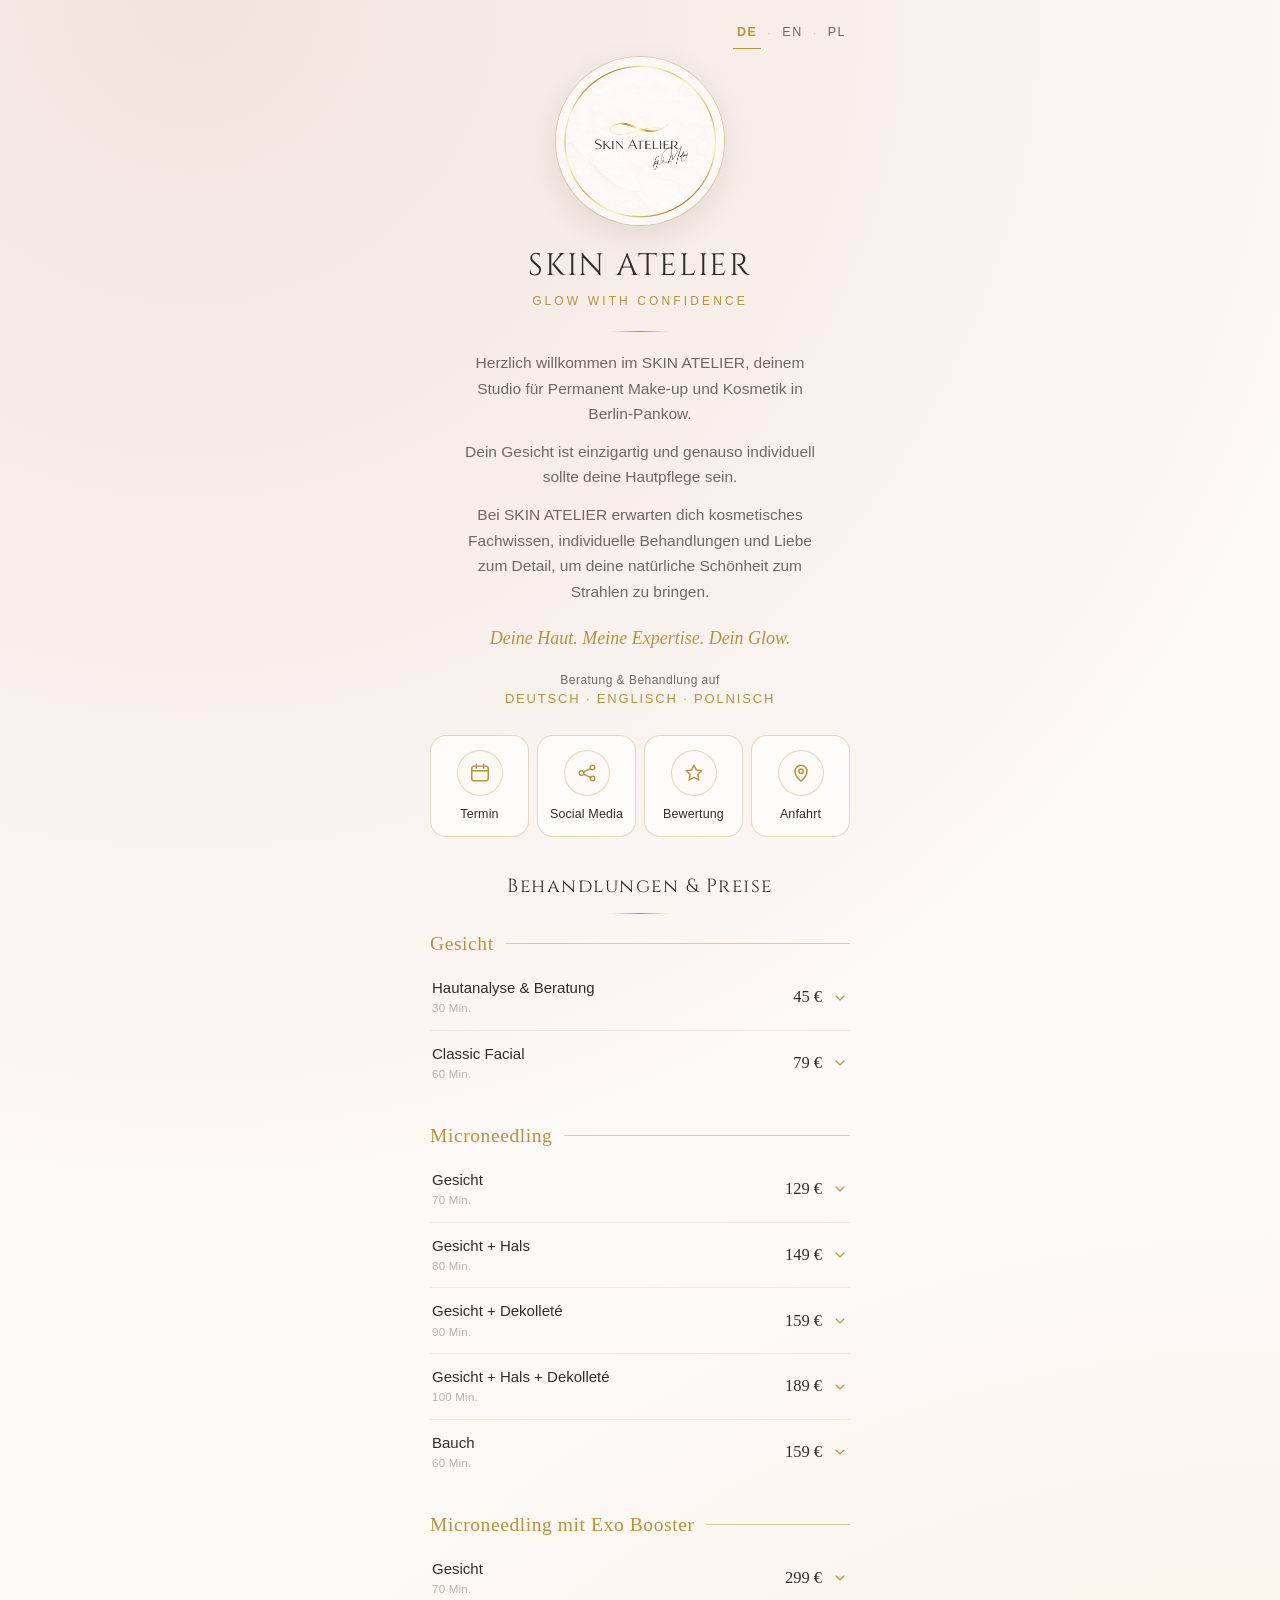
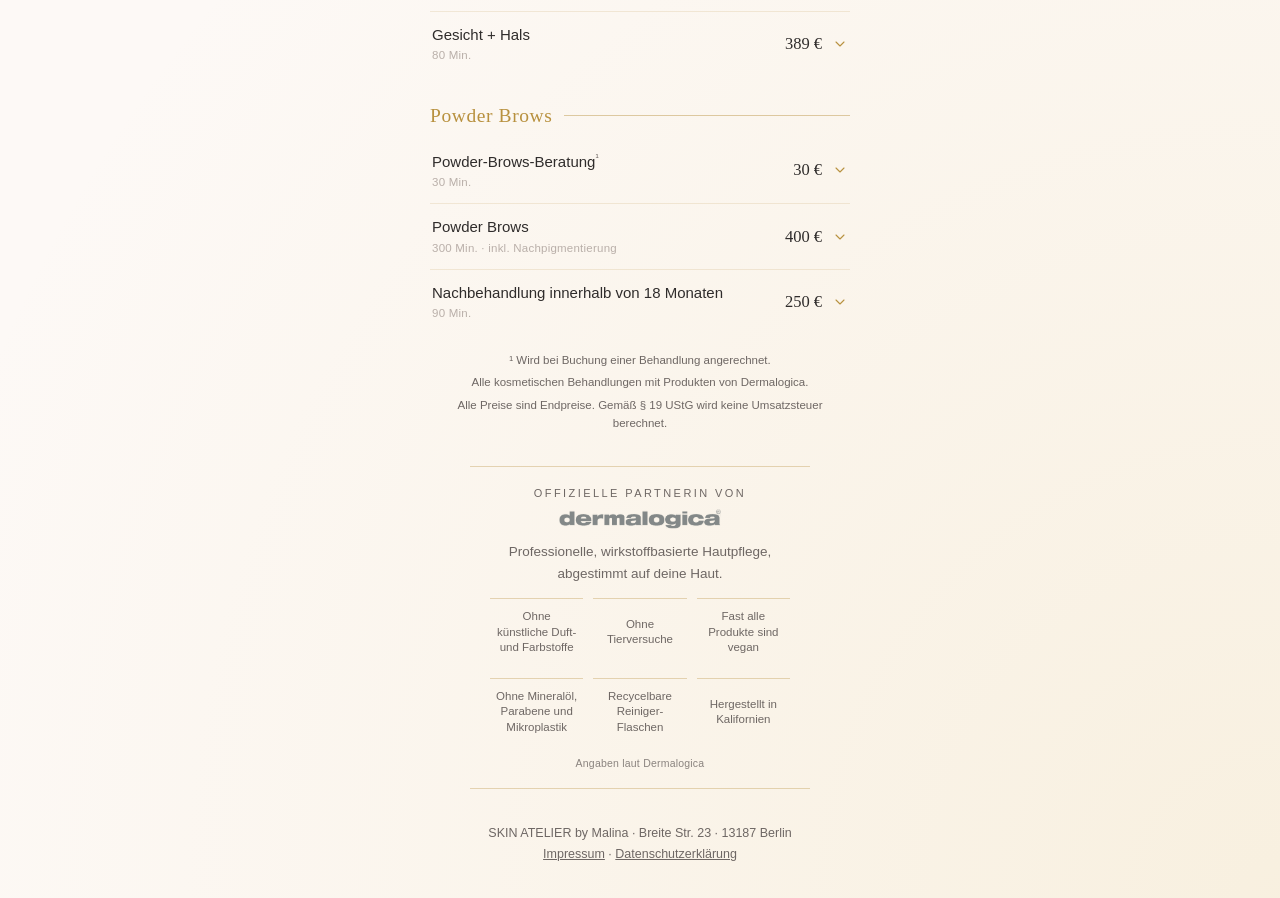
<file: index.html>
<!DOCTYPE html>
<html lang="de">
<head>
  <meta charset="utf-8">
  <meta name="viewport" content="width=device-width, initial-scale=1, viewport-fit=cover">
  <title>SKIN ATELIER by Malina</title>
  <meta name="description" content="SKIN ATELIER by Malina – Permanent Make-up und Kosmetik in Berlin-Pankow. Beratung und Behandlung auf Deutsch, Englisch und Polnisch.">
  <link rel="alternate" hreflang="de" href="https://skinatelier.studio/">
  <link rel="alternate" hreflang="en" href="https://skinatelier.studio/en/">
  <link rel="alternate" hreflang="pl" href="https://skinatelier.studio/pl/">
  <link rel="alternate" hreflang="x-default" href="https://skinatelier.studio/">
  <meta name="theme-color" content="#fdf9f6">
  <link rel="icon" href="favicon.ico" sizes="any">
  <link rel="icon" type="image/png" sizes="192x192" href="icon-192.png">
  <link rel="apple-touch-icon" href="apple-touch-icon.png">
  <link rel="stylesheet" href="style.css?v=34">
  <script>document.documentElement.classList.add('js');</script>
</head>
<body>
  <main class="wrap">
    <nav class="sprachwahl" aria-label="Sprache wählen"><a href="./" lang="de" aria-current="true">DE</a><span aria-hidden="true">·</span><a href="en/" lang="en" hreflang="en">EN</a><span aria-hidden="true">·</span><a href="pl/" lang="pl" hreflang="pl">PL</a></nav>

    <header class="kopf ein">
      <img class="logo" src="logo.jpg" alt="Logo SKIN ATELIER by Malina" width="168" height="168">
      <h1 class="wortmarke"><span>SKIN ATELIER</span></h1>
      <p class="zusatz">GLOW WITH CONFIDENCE</p>
      <div class="trenner" aria-hidden="true"></div>
      <p class="intro">Herzlich willkommen im <span class="marke">SKIN ATELIER</span>, deinem Studio für Permanent Make-up und Kosmetik in Berlin-Pankow.</p>
      <p class="intro">Dein Gesicht ist einzigartig und genauso individuell sollte deine Hautpflege sein.</p>
      <p class="intro">Bei <span class="marke">SKIN ATELIER</span> erwarten dich kosmetisches Fachwissen, individuelle Behandlungen und Liebe zum Detail, um deine natürliche Schönheit zum Strahlen zu bringen.</p>
      <p class="claim">Deine Haut. Meine Expertise. Dein Glow.</p>
      <p class="sprachen">Beratung &amp; Behandlung auf<strong>Deutsch · Englisch · Polnisch</strong></p>
    </header>

    <nav class="ein ein-2" aria-label="Kontakt und Links">
      <div class="kacheln">
        <button class="kachel" type="button" aria-expanded="false" aria-controls="p-termin"><span class="k-icon"><svg viewBox="0 0 24 24" fill="none" stroke="currentColor" stroke-width="1.6" stroke-linecap="round" stroke-linejoin="round" aria-hidden="true"><rect x="3" y="4.5" width="18" height="16" rx="2.5"/><path d="M3 9.5h18M8 2.5v4M16 2.5v4"/></svg></span><span class="k-text">Termin</span></button>
        <button class="kachel" type="button" aria-expanded="false" aria-controls="p-social"><span class="k-icon"><svg viewBox="0 0 24 24" fill="none" stroke="currentColor" stroke-width="1.6" stroke-linecap="round" stroke-linejoin="round" aria-hidden="true"><circle cx="6" cy="12" r="2.5"/><circle cx="18" cy="6" r="2.5"/><circle cx="18" cy="18" r="2.5"/><path d="m8.2 10.8 7.6-3.6M8.2 13.2l7.6 3.6"/></svg></span><span class="k-text">Social Media</span></button>
        <button class="kachel" type="button" aria-expanded="false" aria-controls="p-bewertung"><span class="k-icon"><svg viewBox="0 0 24 24" fill="none" stroke="currentColor" stroke-width="1.6" stroke-linecap="round" stroke-linejoin="round" aria-hidden="true"><path d="m12 3.5 2.6 5.3 5.8.8-4.2 4.1 1 5.8L12 16.8l-5.2 2.7 1-5.8-4.2-4.1 5.8-.8Z"/></svg></span><span class="k-text">Bewertung</span></button>
        <a class="kachel" id="route" href="https://www.google.com/maps/dir/?api=1&amp;destination=Breite+Str.+23%2C+13187+Berlin" target="_blank" rel="noopener"><span class="k-icon"><svg viewBox="0 0 24 24" fill="none" stroke="currentColor" stroke-width="1.6" stroke-linecap="round" stroke-linejoin="round" aria-hidden="true"><path d="M12 21s-6.5-5.7-6.5-11a6.5 6.5 0 0 1 13 0c0 5.3-6.5 11-6.5 11Z"/><circle cx="12" cy="10" r="2.4"/></svg></span><span class="k-text">Anfahrt</span></a>
      </div>

      <div class="panel" id="p-termin">
        <p class="hinweis">Termin anfragen – wie möchtest du mich erreichen?</p>
          <a class="option" href="https://wa.me/4916095902220?text=Hallo%2C%20ich%20m%C3%B6chte%20gerne%20einen%20Termin%20im%20SKIN%20ATELIER%20anfragen." target="_blank" rel="noopener"><span class="opt-icon"><svg viewBox="0 0 24 24" fill="none" stroke="currentColor" stroke-width="1.6" stroke-linecap="round" stroke-linejoin="round" aria-hidden="true"><path d="M20.5 11.6a8.4 8.4 0 0 1-12.4 7.4L3.5 20.5l1.6-4.4A8.4 8.4 0 1 1 20.5 11.6Z"/><path d="M9 9.2c.2 1.9 2 4 4 4.6l1.1-1.1 1.8.8-.4 1.6c-3.4.2-6.6-3-6.4-6.4l1.6-.4.8 1.8L9 9.2Z"/></svg></span>per WhatsApp<svg class="ext" viewBox="0 0 24 24" fill="none" stroke="currentColor" stroke-width="1.6" stroke-linecap="round" stroke-linejoin="round" aria-hidden="true"><path d="M7 17 17 7M9 7h8v8"/></svg></a>
          <a class="option" href="https://ig.me/m/malina.skinatelier" target="_blank" rel="noopener"><span class="opt-icon"><svg viewBox="0 0 24 24" fill="none" stroke="currentColor" stroke-width="1.6" stroke-linecap="round" stroke-linejoin="round" aria-hidden="true"><path d="M4 6.5A2.5 2.5 0 0 1 6.5 4h11A2.5 2.5 0 0 1 20 6.5v8a2.5 2.5 0 0 1-2.5 2.5H10l-4.5 3.5V17A2.5 2.5 0 0 1 4 14.5Z"/></svg></span>per Instagram-Nachricht<svg class="ext" viewBox="0 0 24 24" fill="none" stroke="currentColor" stroke-width="1.6" stroke-linecap="round" stroke-linejoin="round" aria-hidden="true"><path d="M7 17 17 7M9 7h8v8"/></svg></a>
          <a class="option" href="https://m.me/61595661551992" target="_blank" rel="noopener"><span class="opt-icon"><svg viewBox="0 0 24 24" fill="none" stroke="currentColor" stroke-width="1.6" stroke-linecap="round" stroke-linejoin="round" aria-hidden="true"><path d="M12 3.5c-4.9 0-8.5 3.5-8.5 8 0 2.4 1 4.5 2.8 6v3l2.8-1.5c.9.3 1.9.4 2.9.4 4.9 0 8.5-3.5 8.5-8s-3.6-7.9-8.5-7.9Z"/><path d="m7.5 13.5 3-3 2.5 2 3.5-3"/></svg></span>per Facebook Messenger<svg class="ext" viewBox="0 0 24 24" fill="none" stroke="currentColor" stroke-width="1.6" stroke-linecap="round" stroke-linejoin="round" aria-hidden="true"><path d="M7 17 17 7M9 7h8v8"/></svg></a>
          <a class="option" href="mailto:info@skinatelier.studio?subject=Terminanfrage%20SKIN%20ATELIER&amp;body=Hallo%2C%0A%0Aich%20m%C3%B6chte%20gerne%20einen%20Termin%20anfragen.%0A%0ABehandlung%3A%20%0AWunschtermin%3A%20%0A%0AViele%20Gr%C3%BC%C3%9Fe"><span class="opt-icon"><svg viewBox="0 0 24 24" fill="none" stroke="currentColor" stroke-width="1.6" stroke-linecap="round" stroke-linejoin="round" aria-hidden="true"><rect x="3" y="5" width="18" height="14" rx="2.5"/><path d="m4 7 8 6 8-6"/></svg></span>per E-Mail<svg class="ext" viewBox="0 0 24 24" fill="none" stroke="currentColor" stroke-width="1.6" stroke-linecap="round" stroke-linejoin="round" aria-hidden="true"><path d="M7 17 17 7M9 7h8v8"/></svg></a>
      </div>

      <div class="panel" id="p-social">
        <p class="hinweis">Folge mir und bleib auf dem Laufenden.</p>
        <p class="gruppe">Instagram · @malina.skinatelier</p>
          <a class="option" href="https://www.instagram.com/malina.skinatelier/" target="_blank" rel="noopener"><span class="opt-icon"><svg viewBox="0 0 24 24" fill="none" stroke="currentColor" stroke-width="1.6" stroke-linecap="round" stroke-linejoin="round" aria-hidden="true"><rect x="3" y="3" width="18" height="18" rx="5"/><circle cx="12" cy="12" r="4"/><circle cx="17.3" cy="6.7" r=".6" fill="currentColor"/></svg></span>Profil ansehen<svg class="ext" viewBox="0 0 24 24" fill="none" stroke="currentColor" stroke-width="1.6" stroke-linecap="round" stroke-linejoin="round" aria-hidden="true"><path d="M7 17 17 7M9 7h8v8"/></svg></a>
          <a class="option" href="https://ig.me/m/malina.skinatelier" target="_blank" rel="noopener"><span class="opt-icon"><svg viewBox="0 0 24 24" fill="none" stroke="currentColor" stroke-width="1.6" stroke-linecap="round" stroke-linejoin="round" aria-hidden="true"><path d="M4 6.5A2.5 2.5 0 0 1 6.5 4h11A2.5 2.5 0 0 1 20 6.5v8a2.5 2.5 0 0 1-2.5 2.5H10l-4.5 3.5V17A2.5 2.5 0 0 1 4 14.5Z"/></svg></span>Nachricht senden<svg class="ext" viewBox="0 0 24 24" fill="none" stroke="currentColor" stroke-width="1.6" stroke-linecap="round" stroke-linejoin="round" aria-hidden="true"><path d="M7 17 17 7M9 7h8v8"/></svg></a>
        <p class="gruppe">Facebook</p>
          <a class="option" href="https://www.facebook.com/p/Skin-Atelier-by-Malina-61595661551992/" target="_blank" rel="noopener"><span class="opt-icon"><svg viewBox="0 0 24 24" fill="none" stroke="currentColor" stroke-width="1.6" stroke-linecap="round" stroke-linejoin="round" aria-hidden="true"><rect x="3.5" y="3.5" width="17" height="17" rx="3"/><path d="M3.5 8.5h17M8 13h8M8 16.5h5"/></svg></span>Seite ansehen<svg class="ext" viewBox="0 0 24 24" fill="none" stroke="currentColor" stroke-width="1.6" stroke-linecap="round" stroke-linejoin="round" aria-hidden="true"><path d="M7 17 17 7M9 7h8v8"/></svg></a>
          <a class="option" href="https://m.me/61595661551992" target="_blank" rel="noopener"><span class="opt-icon"><svg viewBox="0 0 24 24" fill="none" stroke="currentColor" stroke-width="1.6" stroke-linecap="round" stroke-linejoin="round" aria-hidden="true"><path d="M12 3.5c-4.9 0-8.5 3.5-8.5 8 0 2.4 1 4.5 2.8 6v3l2.8-1.5c.9.3 1.9.4 2.9.4 4.9 0 8.5-3.5 8.5-8s-3.6-7.9-8.5-7.9Z"/><path d="m7.5 13.5 3-3 2.5 2 3.5-3"/></svg></span>Nachricht senden<svg class="ext" viewBox="0 0 24 24" fill="none" stroke="currentColor" stroke-width="1.6" stroke-linecap="round" stroke-linejoin="round" aria-hidden="true"><path d="M7 17 17 7M9 7h8v8"/></svg></a>
      </div>

      <div class="panel" id="p-bewertung">
        <p class="hinweis">Du warst bei mir? Über deine Bewertung freue ich mich sehr.</p>
        <a class="option bew" href="https://g.page/r/Cb8iwYjjQEqQECE/review" target="_blank" rel="noopener"><span class="sterne" aria-hidden="true"><svg viewBox="0 0 24 24"><path d="m12 2.8 2.8 5.7 6.3.9-4.6 4.4 1.1 6.2L12 17l-5.6 3 1.1-6.2-4.6-4.4 6.3-.9Z"/></svg><svg viewBox="0 0 24 24"><path d="m12 2.8 2.8 5.7 6.3.9-4.6 4.4 1.1 6.2L12 17l-5.6 3 1.1-6.2-4.6-4.4 6.3-.9Z"/></svg><svg viewBox="0 0 24 24"><path d="m12 2.8 2.8 5.7 6.3.9-4.6 4.4 1.1 6.2L12 17l-5.6 3 1.1-6.2-4.6-4.4 6.3-.9Z"/></svg><svg viewBox="0 0 24 24"><path d="m12 2.8 2.8 5.7 6.3.9-4.6 4.4 1.1 6.2L12 17l-5.6 3 1.1-6.2-4.6-4.4 6.3-.9Z"/></svg><svg viewBox="0 0 24 24"><path d="m12 2.8 2.8 5.7 6.3.9-4.6 4.4 1.1 6.2L12 17l-5.6 3 1.1-6.2-4.6-4.4 6.3-.9Z"/></svg></span><span class="bew-text"><strong>Google</strong><small>Bewertung schreiben</small></span><svg class="ext" viewBox="0 0 24 24" fill="none" stroke="currentColor" stroke-width="1.6" stroke-linecap="round" stroke-linejoin="round" aria-hidden="true"><path d="M7 17 17 7M9 7h8v8"/></svg></a>
        <a class="option bew" href="https://de.trustpilot.com/review/skinatelier.studio" target="_blank" rel="noopener"><span class="sterne" aria-hidden="true"><svg viewBox="0 0 24 24"><path d="m12 2.8 2.8 5.7 6.3.9-4.6 4.4 1.1 6.2L12 17l-5.6 3 1.1-6.2-4.6-4.4 6.3-.9Z"/></svg><svg viewBox="0 0 24 24"><path d="m12 2.8 2.8 5.7 6.3.9-4.6 4.4 1.1 6.2L12 17l-5.6 3 1.1-6.2-4.6-4.4 6.3-.9Z"/></svg><svg viewBox="0 0 24 24"><path d="m12 2.8 2.8 5.7 6.3.9-4.6 4.4 1.1 6.2L12 17l-5.6 3 1.1-6.2-4.6-4.4 6.3-.9Z"/></svg><svg viewBox="0 0 24 24"><path d="m12 2.8 2.8 5.7 6.3.9-4.6 4.4 1.1 6.2L12 17l-5.6 3 1.1-6.2-4.6-4.4 6.3-.9Z"/></svg><svg viewBox="0 0 24 24"><path d="m12 2.8 2.8 5.7 6.3.9-4.6 4.4 1.1 6.2L12 17l-5.6 3 1.1-6.2-4.6-4.4 6.3-.9Z"/></svg></span><span class="bew-text"><strong>Trustpilot</strong><small>Lesen &amp; bewerten</small></span><svg class="ext" viewBox="0 0 24 24" fill="none" stroke="currentColor" stroke-width="1.6" stroke-linecap="round" stroke-linejoin="round" aria-hidden="true"><path d="M7 17 17 7M9 7h8v8"/></svg></a>
        <a class="option bew" href="https://www.facebook.com/profile.php?id=61595661551992&amp;sk=reviews" target="_blank" rel="noopener"><span class="sterne" aria-hidden="true"><svg viewBox="0 0 24 24"><path d="m12 2.8 2.8 5.7 6.3.9-4.6 4.4 1.1 6.2L12 17l-5.6 3 1.1-6.2-4.6-4.4 6.3-.9Z"/></svg><svg viewBox="0 0 24 24"><path d="m12 2.8 2.8 5.7 6.3.9-4.6 4.4 1.1 6.2L12 17l-5.6 3 1.1-6.2-4.6-4.4 6.3-.9Z"/></svg><svg viewBox="0 0 24 24"><path d="m12 2.8 2.8 5.7 6.3.9-4.6 4.4 1.1 6.2L12 17l-5.6 3 1.1-6.2-4.6-4.4 6.3-.9Z"/></svg><svg viewBox="0 0 24 24"><path d="m12 2.8 2.8 5.7 6.3.9-4.6 4.4 1.1 6.2L12 17l-5.6 3 1.1-6.2-4.6-4.4 6.3-.9Z"/></svg><svg viewBox="0 0 24 24"><path d="m12 2.8 2.8 5.7 6.3.9-4.6 4.4 1.1 6.2L12 17l-5.6 3 1.1-6.2-4.6-4.4 6.3-.9Z"/></svg></span><span class="bew-text"><strong>Facebook</strong><small>Empfehlung schreiben</small></span><svg class="ext" viewBox="0 0 24 24" fill="none" stroke="currentColor" stroke-width="1.6" stroke-linecap="round" stroke-linejoin="round" aria-hidden="true"><path d="M7 17 17 7M9 7h8v8"/></svg></a>
      </div>
    </nav>

    <section class="preise ein" aria-labelledby="preise-titel">
      <h2 class="preise-titel" id="preise-titel">Behandlungen &amp; Preise</h2>
      <div class="p-liste">
        <div class="p-kat">
          <h3>Gesicht</h3>
          <div class="p-item">
            <button class="p-zeile" type="button" aria-expanded="false" aria-controls="pi-1"><span class="p-name">Hautanalyse &amp; Beratung<small class="p-zeit">30 Min.</small></span><span class="p-preis">45 €</span><svg class="p-pfeil" viewBox="0 0 24 24" fill="none" stroke="currentColor" stroke-width="1.6" stroke-linecap="round" stroke-linejoin="round" aria-hidden="true"><path d="m6 9 6 6 6-6"/></svg></button>
            <div class="p-karte" id="pi-1"><div class="p-innen"><div class="p-blatt"><p class="p-text">Wir nehmen uns Zeit für deine Haut und deine individuellen Bedürfnisse. Nach einer gründlichen Doppelreinigung analysieren wir dein Hautbild und besprechen die Ergebnisse. Darauf aufbauend entwickeln wir ein maßgeschneidertes Pflege- und Behandlungskonzept, abgestimmt auf die Bedürfnisse deiner Haut.</p><a class="p-btn" href="https://wa.me/4916095902220?text=Hallo%2C%20ich%20interessiere%20mich%20f%C3%BCr%20%E2%80%9EHautanalyse%20%26%20Beratung%E2%80%9C%20und%20m%C3%B6chte%20gerne%20einen%20Termin%20anfragen." target="_blank" rel="noopener"><svg viewBox="0 0 24 24" fill="none" stroke="currentColor" stroke-width="1.6" stroke-linecap="round" stroke-linejoin="round" aria-hidden="true"><path d="M20.5 11.6a8.4 8.4 0 0 1-12.4 7.4L3.5 20.5l1.6-4.4A8.4 8.4 0 1 1 20.5 11.6Z"/><path d="M9 9.2c.2 1.9 2 4 4 4.6l1.1-1.1 1.8.8-.4 1.6c-3.4.2-6.6-3-6.4-6.4l1.6-.4.8 1.8L9 9.2Z"/></svg>Termin anfragen</a></div></div></div>
          </div>
          <div class="p-item">
            <button class="p-zeile" type="button" aria-expanded="false" aria-controls="pi-2"><span class="p-name">Classic Facial<small class="p-zeit">60 Min.</small></span><span class="p-preis">79 €</span><svg class="p-pfeil" viewBox="0 0 24 24" fill="none" stroke="currentColor" stroke-width="1.6" stroke-linecap="round" stroke-linejoin="round" aria-hidden="true"><path d="m6 9 6 6 6-6"/></svg></button>
            <div class="p-karte" id="pi-2"><div class="p-innen"><div class="p-blatt"><p class="p-text">Die perfekte Basis für eine gesunde Haut durch eine individuell abgestimmte Gesichtsbehandlung, die die Haut intensiv pflegt, ihr Gleichgewicht unterstützt und für den frischen Glow sorgt.</p><p class="p-label">Ablauf</p><p class="p-ablauf">Vorreinigung · Reinigung · Peeling · Ausreinigung · Serum, angepasst an den Hautzustand · Maske · Gesichtsmassage · Abschlusspflege</p><a class="p-btn" href="https://wa.me/4916095902220?text=Hallo%2C%20ich%20interessiere%20mich%20f%C3%BCr%20%E2%80%9EClassic%20Facial%E2%80%9C%20und%20m%C3%B6chte%20gerne%20einen%20Termin%20anfragen." target="_blank" rel="noopener"><svg viewBox="0 0 24 24" fill="none" stroke="currentColor" stroke-width="1.6" stroke-linecap="round" stroke-linejoin="round" aria-hidden="true"><path d="M20.5 11.6a8.4 8.4 0 0 1-12.4 7.4L3.5 20.5l1.6-4.4A8.4 8.4 0 1 1 20.5 11.6Z"/><path d="M9 9.2c.2 1.9 2 4 4 4.6l1.1-1.1 1.8.8-.4 1.6c-3.4.2-6.6-3-6.4-6.4l1.6-.4.8 1.8L9 9.2Z"/></svg>Termin anfragen</a></div></div></div>
          </div>
        </div>
        <div class="p-kat">
          <h3>Microneedling</h3>
          <div class="p-item">
            <button class="p-zeile" type="button" aria-expanded="false" aria-controls="pi-3"><span class="p-name">Gesicht<small class="p-zeit">70 Min.</small></span><span class="p-preis">129 €</span><svg class="p-pfeil" viewBox="0 0 24 24" fill="none" stroke="currentColor" stroke-width="1.6" stroke-linecap="round" stroke-linejoin="round" aria-hidden="true"><path d="m6 9 6 6 6-6"/></svg></button>
            <div class="p-karte" id="pi-3"><div class="p-innen"><div class="p-blatt"><p class="p-text">Eine minimalinvasive Behandlung zur gezielten Unterstützung der natürlichen Hautregeneration. Microneedling stimuliert die körpereigene Kollagenbildung, verfeinert das Hautbild und kann feine Linien, Narben sowie vergrößerte Poren sichtbar verbessern. Für eine ebenmäßigere, glattere und straffer wirkende Haut mit einem frischen, revitalisierten Glow.</p><p class="p-label">Ablauf</p><p class="p-ablauf">Vorreinigung · Reinigung · Peeling · Serum · Microneedling · Maske · Abschlusspflege</p><a class="p-btn" href="https://wa.me/4916095902220?text=Hallo%2C%20ich%20interessiere%20mich%20f%C3%BCr%20%E2%80%9EMicroneedling%20Gesicht%E2%80%9C%20und%20m%C3%B6chte%20gerne%20einen%20Termin%20anfragen." target="_blank" rel="noopener"><svg viewBox="0 0 24 24" fill="none" stroke="currentColor" stroke-width="1.6" stroke-linecap="round" stroke-linejoin="round" aria-hidden="true"><path d="M20.5 11.6a8.4 8.4 0 0 1-12.4 7.4L3.5 20.5l1.6-4.4A8.4 8.4 0 1 1 20.5 11.6Z"/><path d="M9 9.2c.2 1.9 2 4 4 4.6l1.1-1.1 1.8.8-.4 1.6c-3.4.2-6.6-3-6.4-6.4l1.6-.4.8 1.8L9 9.2Z"/></svg>Termin anfragen</a></div></div></div>
          </div>
          <div class="p-item">
            <button class="p-zeile" type="button" aria-expanded="false" aria-controls="pi-4"><span class="p-name">Gesicht + Hals<small class="p-zeit">80 Min.</small></span><span class="p-preis">149 €</span><svg class="p-pfeil" viewBox="0 0 24 24" fill="none" stroke="currentColor" stroke-width="1.6" stroke-linecap="round" stroke-linejoin="round" aria-hidden="true"><path d="m6 9 6 6 6-6"/></svg></button>
            <div class="p-karte" id="pi-4"><div class="p-innen"><div class="p-blatt"><p class="p-text">Eine minimalinvasive Behandlung zur gezielten Unterstützung der natürlichen Hautregeneration. Microneedling stimuliert die körpereigene Kollagenbildung, verfeinert das Hautbild und kann feine Linien, Narben sowie vergrößerte Poren sichtbar verbessern. Für eine ebenmäßigere, glattere und straffer wirkende Haut mit einem frischen, revitalisierten Glow.</p><p class="p-label">Ablauf</p><p class="p-ablauf">Vorreinigung · Reinigung · Peeling · Serum · Microneedling · Maske · Abschlusspflege</p><a class="p-btn" href="https://wa.me/4916095902220?text=Hallo%2C%20ich%20interessiere%20mich%20f%C3%BCr%20%E2%80%9EMicroneedling%20Gesicht%20%2B%20Hals%E2%80%9C%20und%20m%C3%B6chte%20gerne%20einen%20Termin%20anfragen." target="_blank" rel="noopener"><svg viewBox="0 0 24 24" fill="none" stroke="currentColor" stroke-width="1.6" stroke-linecap="round" stroke-linejoin="round" aria-hidden="true"><path d="M20.5 11.6a8.4 8.4 0 0 1-12.4 7.4L3.5 20.5l1.6-4.4A8.4 8.4 0 1 1 20.5 11.6Z"/><path d="M9 9.2c.2 1.9 2 4 4 4.6l1.1-1.1 1.8.8-.4 1.6c-3.4.2-6.6-3-6.4-6.4l1.6-.4.8 1.8L9 9.2Z"/></svg>Termin anfragen</a></div></div></div>
          </div>
          <div class="p-item">
            <button class="p-zeile" type="button" aria-expanded="false" aria-controls="pi-5"><span class="p-name">Gesicht + Dekolleté<small class="p-zeit">90 Min.</small></span><span class="p-preis">159 €</span><svg class="p-pfeil" viewBox="0 0 24 24" fill="none" stroke="currentColor" stroke-width="1.6" stroke-linecap="round" stroke-linejoin="round" aria-hidden="true"><path d="m6 9 6 6 6-6"/></svg></button>
            <div class="p-karte" id="pi-5"><div class="p-innen"><div class="p-blatt"><p class="p-text">Eine minimalinvasive Behandlung zur gezielten Unterstützung der natürlichen Hautregeneration. Microneedling stimuliert die körpereigene Kollagenbildung, verfeinert das Hautbild und kann feine Linien, Narben sowie vergrößerte Poren sichtbar verbessern. Für eine ebenmäßigere, glattere und straffer wirkende Haut mit einem frischen, revitalisierten Glow.</p><p class="p-label">Ablauf</p><p class="p-ablauf">Vorreinigung · Reinigung · Peeling · Serum · Microneedling · Maske · Abschlusspflege</p><a class="p-btn" href="https://wa.me/4916095902220?text=Hallo%2C%20ich%20interessiere%20mich%20f%C3%BCr%20%E2%80%9EMicroneedling%20Gesicht%20%2B%20Dekollet%C3%A9%E2%80%9C%20und%20m%C3%B6chte%20gerne%20einen%20Termin%20anfragen." target="_blank" rel="noopener"><svg viewBox="0 0 24 24" fill="none" stroke="currentColor" stroke-width="1.6" stroke-linecap="round" stroke-linejoin="round" aria-hidden="true"><path d="M20.5 11.6a8.4 8.4 0 0 1-12.4 7.4L3.5 20.5l1.6-4.4A8.4 8.4 0 1 1 20.5 11.6Z"/><path d="M9 9.2c.2 1.9 2 4 4 4.6l1.1-1.1 1.8.8-.4 1.6c-3.4.2-6.6-3-6.4-6.4l1.6-.4.8 1.8L9 9.2Z"/></svg>Termin anfragen</a></div></div></div>
          </div>
          <div class="p-item">
            <button class="p-zeile" type="button" aria-expanded="false" aria-controls="pi-6"><span class="p-name">Gesicht + Hals + Dekolleté<small class="p-zeit">100 Min.</small></span><span class="p-preis">189 €</span><svg class="p-pfeil" viewBox="0 0 24 24" fill="none" stroke="currentColor" stroke-width="1.6" stroke-linecap="round" stroke-linejoin="round" aria-hidden="true"><path d="m6 9 6 6 6-6"/></svg></button>
            <div class="p-karte" id="pi-6"><div class="p-innen"><div class="p-blatt"><p class="p-text">Eine minimalinvasive Behandlung zur gezielten Unterstützung der natürlichen Hautregeneration. Microneedling stimuliert die körpereigene Kollagenbildung, verfeinert das Hautbild und kann feine Linien, Narben sowie vergrößerte Poren sichtbar verbessern. Für eine ebenmäßigere, glattere und straffer wirkende Haut mit einem frischen, revitalisierten Glow.</p><p class="p-label">Ablauf</p><p class="p-ablauf">Vorreinigung · Reinigung · Peeling · Serum · Microneedling · Maske · Abschlusspflege</p><a class="p-btn" href="https://wa.me/4916095902220?text=Hallo%2C%20ich%20interessiere%20mich%20f%C3%BCr%20%E2%80%9EMicroneedling%20Gesicht%20%2B%20Hals%20%2B%20Dekollet%C3%A9%E2%80%9C%20und%20m%C3%B6chte%20gerne%20einen%20Termin%20anfragen." target="_blank" rel="noopener"><svg viewBox="0 0 24 24" fill="none" stroke="currentColor" stroke-width="1.6" stroke-linecap="round" stroke-linejoin="round" aria-hidden="true"><path d="M20.5 11.6a8.4 8.4 0 0 1-12.4 7.4L3.5 20.5l1.6-4.4A8.4 8.4 0 1 1 20.5 11.6Z"/><path d="M9 9.2c.2 1.9 2 4 4 4.6l1.1-1.1 1.8.8-.4 1.6c-3.4.2-6.6-3-6.4-6.4l1.6-.4.8 1.8L9 9.2Z"/></svg>Termin anfragen</a></div></div></div>
          </div>
          <div class="p-item">
            <button class="p-zeile" type="button" aria-expanded="false" aria-controls="pi-7"><span class="p-name">Bauch<small class="p-zeit">60 Min.</small></span><span class="p-preis">159 €</span><svg class="p-pfeil" viewBox="0 0 24 24" fill="none" stroke="currentColor" stroke-width="1.6" stroke-linecap="round" stroke-linejoin="round" aria-hidden="true"><path d="m6 9 6 6 6-6"/></svg></button>
            <div class="p-karte" id="pi-7"><div class="p-innen"><div class="p-blatt"><p class="p-text">Eine minimalinvasive Behandlung zur gezielten Unterstützung der natürlichen Hautregeneration. Microneedling stimuliert die körpereigene Kollagenbildung, verfeinert das Hautbild und kann feine Linien, Narben sowie vergrößerte Poren sichtbar verbessern. Für eine ebenmäßigere, glattere und straffer wirkende Haut.</p><p class="p-label">Ablauf</p><p class="p-ablauf">Reinigung · Peeling · Microneedling · Pflegende Maske · Abschlusspflege</p><a class="p-btn" href="https://wa.me/4916095902220?text=Hallo%2C%20ich%20interessiere%20mich%20f%C3%BCr%20%E2%80%9EMicroneedling%20Bauch%E2%80%9C%20und%20m%C3%B6chte%20gerne%20einen%20Termin%20anfragen." target="_blank" rel="noopener"><svg viewBox="0 0 24 24" fill="none" stroke="currentColor" stroke-width="1.6" stroke-linecap="round" stroke-linejoin="round" aria-hidden="true"><path d="M20.5 11.6a8.4 8.4 0 0 1-12.4 7.4L3.5 20.5l1.6-4.4A8.4 8.4 0 1 1 20.5 11.6Z"/><path d="M9 9.2c.2 1.9 2 4 4 4.6l1.1-1.1 1.8.8-.4 1.6c-3.4.2-6.6-3-6.4-6.4l1.6-.4.8 1.8L9 9.2Z"/></svg>Termin anfragen</a></div></div></div>
          </div>
        </div>
        <div class="p-kat">
          <h3>Microneedling mit Exo Booster</h3>
          <div class="p-item">
            <button class="p-zeile" type="button" aria-expanded="false" aria-controls="pi-8"><span class="p-name">Gesicht<small class="p-zeit">70 Min.</small></span><span class="p-preis">299 €</span><svg class="p-pfeil" viewBox="0 0 24 24" fill="none" stroke="currentColor" stroke-width="1.6" stroke-linecap="round" stroke-linejoin="round" aria-hidden="true"><path d="m6 9 6 6 6-6"/></svg></button>
            <div class="p-karte" id="pi-8"><div class="p-innen"><div class="p-blatt"><p class="p-text p-lead">Next Generation Microneedling – für sichtbar revitalisierte Haut.</p><p class="p-text">Diese innovative Behandlung kombiniert klassisches Microneedling mit einem hochentwickelten Exo-Booster auf Basis von Lactobacillus-Exosomen.</p><p class="p-text">Exosomen sind winzige biologische Transportbläschen, die als Boten zwischen Zellen fungieren. Sie transportieren Signalmoleküle und unterstützen die Kommunikation zwischen den Zellen. Dadurch können sie natürliche Regenerationsprozesse der Haut positiv beeinflussen und die Zellaktivität unterstützen.</p><p class="p-text">Die Formulierung enthält 10 Milliarden Exosomen pro Behandlung und wird durch wertvolle Omega-3-Fettsäuren, Bacillus Ferment, Peptide und Phospholipide aus Oliven-Stammzellen ergänzt.</p><p class="p-text">Diese Wirkstoffkombination zielt darauf ab, die Hautbarriere zu stärken, die Hautelastizität zu unterstützen und das Hautbild insgesamt zu revitalisieren.</p><p class="p-text">Das Ergebnis: Ein frischer, ebenmäßiger und vitalisierter Teint mit einer gepflegten, glatter wirkenden Hautstruktur.</p><ul class="p-punkte"><li>Unterstützt die Zellerneuerung</li><li>Stärkt die Hautbarriere</li><li>Fördert Elastizität und Festigkeit</li></ul><p class="p-label">Ablauf</p><p class="p-ablauf">Vorreinigung · Reinigung · Peeling · Serum · Microneedling mit Exo Booster · Maske · Abschlusspflege</p><a class="p-btn" href="https://wa.me/4916095902220?text=Hallo%2C%20ich%20interessiere%20mich%20f%C3%BCr%20%E2%80%9EMicroneedling%20mit%20Exo%20Booster%20Gesicht%E2%80%9C%20und%20m%C3%B6chte%20gerne%20einen%20Termin%20anfragen." target="_blank" rel="noopener"><svg viewBox="0 0 24 24" fill="none" stroke="currentColor" stroke-width="1.6" stroke-linecap="round" stroke-linejoin="round" aria-hidden="true"><path d="M20.5 11.6a8.4 8.4 0 0 1-12.4 7.4L3.5 20.5l1.6-4.4A8.4 8.4 0 1 1 20.5 11.6Z"/><path d="M9 9.2c.2 1.9 2 4 4 4.6l1.1-1.1 1.8.8-.4 1.6c-3.4.2-6.6-3-6.4-6.4l1.6-.4.8 1.8L9 9.2Z"/></svg>Termin anfragen</a></div></div></div>
          </div>
          <div class="p-item">
            <button class="p-zeile" type="button" aria-expanded="false" aria-controls="pi-9"><span class="p-name">Gesicht + Hals<small class="p-zeit">80 Min.</small></span><span class="p-preis">389 €</span><svg class="p-pfeil" viewBox="0 0 24 24" fill="none" stroke="currentColor" stroke-width="1.6" stroke-linecap="round" stroke-linejoin="round" aria-hidden="true"><path d="m6 9 6 6 6-6"/></svg></button>
            <div class="p-karte" id="pi-9"><div class="p-innen"><div class="p-blatt"><p class="p-text p-lead">Next Generation Microneedling – für sichtbar revitalisierte Haut.</p><p class="p-text">Diese innovative Behandlung kombiniert klassisches Microneedling mit einem hochentwickelten Exo-Booster auf Basis von Lactobacillus-Exosomen.</p><p class="p-text">Exosomen sind winzige biologische Transportbläschen, die als Boten zwischen Zellen fungieren. Sie transportieren Signalmoleküle und unterstützen die Kommunikation zwischen den Zellen. Dadurch können sie natürliche Regenerationsprozesse der Haut positiv beeinflussen und die Zellaktivität unterstützen.</p><p class="p-text">Die Formulierung enthält 10 Milliarden Exosomen pro Behandlung und wird durch wertvolle Omega-3-Fettsäuren, Bacillus Ferment, Peptide und Phospholipide aus Oliven-Stammzellen ergänzt.</p><p class="p-text">Diese Wirkstoffkombination zielt darauf ab, die Hautbarriere zu stärken, die Hautelastizität zu unterstützen und das Hautbild insgesamt zu revitalisieren.</p><p class="p-text">Das Ergebnis: Ein frischer, ebenmäßiger und vitalisierter Teint mit einer gepflegten, glatter wirkenden Hautstruktur.</p><ul class="p-punkte"><li>Unterstützt die Zellerneuerung</li><li>Stärkt die Hautbarriere</li><li>Fördert Elastizität und Festigkeit</li></ul><p class="p-label">Ablauf</p><p class="p-ablauf">Vorreinigung · Reinigung · Peeling · Serum · Microneedling mit Exo Booster · Maske · Abschlusspflege</p><a class="p-btn" href="https://wa.me/4916095902220?text=Hallo%2C%20ich%20interessiere%20mich%20f%C3%BCr%20%E2%80%9EMicroneedling%20mit%20Exo%20Booster%20Gesicht%20%2B%20Hals%E2%80%9C%20und%20m%C3%B6chte%20gerne%20einen%20Termin%20anfragen." target="_blank" rel="noopener"><svg viewBox="0 0 24 24" fill="none" stroke="currentColor" stroke-width="1.6" stroke-linecap="round" stroke-linejoin="round" aria-hidden="true"><path d="M20.5 11.6a8.4 8.4 0 0 1-12.4 7.4L3.5 20.5l1.6-4.4A8.4 8.4 0 1 1 20.5 11.6Z"/><path d="M9 9.2c.2 1.9 2 4 4 4.6l1.1-1.1 1.8.8-.4 1.6c-3.4.2-6.6-3-6.4-6.4l1.6-.4.8 1.8L9 9.2Z"/></svg>Termin anfragen</a></div></div></div>
          </div>
        </div>
        <div class="p-kat">
          <h3>Powder Brows</h3>
          <div class="p-item">
            <button class="p-zeile" type="button" aria-expanded="false" aria-controls="pi-10"><span class="p-name">Powder-Brows-Beratung<sup>¹</sup><small class="p-zeit">30 Min.</small></span><span class="p-preis">30 €</span><svg class="p-pfeil" viewBox="0 0 24 24" fill="none" stroke="currentColor" stroke-width="1.6" stroke-linecap="round" stroke-linejoin="round" aria-hidden="true"><path d="m6 9 6 6 6-6"/></svg></button>
            <div class="p-karte" id="pi-10"><div class="p-innen"><div class="p-blatt"><p class="p-text">Aufklärung über den Behandlungsablauf und Vorzeichnung. Wir sprechen über Form, Farbe und deine Wünsche und klären, ob Powder Brows zu dir passen.</p><p class="p-fn">¹ Wird bei Buchung einer Behandlung angerechnet.</p><a class="p-btn" href="https://wa.me/4916095902220?text=Hallo%2C%20ich%20interessiere%20mich%20f%C3%BCr%20%E2%80%9EPowder-Brows-Beratung%E2%80%9C%20und%20m%C3%B6chte%20gerne%20einen%20Termin%20anfragen." target="_blank" rel="noopener"><svg viewBox="0 0 24 24" fill="none" stroke="currentColor" stroke-width="1.6" stroke-linecap="round" stroke-linejoin="round" aria-hidden="true"><path d="M20.5 11.6a8.4 8.4 0 0 1-12.4 7.4L3.5 20.5l1.6-4.4A8.4 8.4 0 1 1 20.5 11.6Z"/><path d="M9 9.2c.2 1.9 2 4 4 4.6l1.1-1.1 1.8.8-.4 1.6c-3.4.2-6.6-3-6.4-6.4l1.6-.4.8 1.8L9 9.2Z"/></svg>Termin anfragen</a></div></div></div>
          </div>
          <div class="p-item">
            <button class="p-zeile" type="button" aria-expanded="false" aria-controls="pi-11"><span class="p-name">Powder Brows<small class="p-zeit">300 Min. · inkl. Nachpigmentierung</small></span><span class="p-preis">400 €</span><svg class="p-pfeil" viewBox="0 0 24 24" fill="none" stroke="currentColor" stroke-width="1.6" stroke-linecap="round" stroke-linejoin="round" aria-hidden="true"><path d="m6 9 6 6 6-6"/></svg></button>
            <div class="p-karte" id="pi-11"><div class="p-innen"><div class="p-blatt"><p class="p-text">Inklusive Nachpigmentierung (180 + 120 Min.).</p><p class="p-label">Ablauf</p><p class="p-ablauf">Pigmentierung · Pflege- und Nachsorgehinweise</p><a class="p-btn" href="https://wa.me/4916095902220?text=Hallo%2C%20ich%20interessiere%20mich%20f%C3%BCr%20%E2%80%9EPowder%20Brows%E2%80%9C%20und%20m%C3%B6chte%20gerne%20einen%20Termin%20anfragen." target="_blank" rel="noopener"><svg viewBox="0 0 24 24" fill="none" stroke="currentColor" stroke-width="1.6" stroke-linecap="round" stroke-linejoin="round" aria-hidden="true"><path d="M20.5 11.6a8.4 8.4 0 0 1-12.4 7.4L3.5 20.5l1.6-4.4A8.4 8.4 0 1 1 20.5 11.6Z"/><path d="M9 9.2c.2 1.9 2 4 4 4.6l1.1-1.1 1.8.8-.4 1.6c-3.4.2-6.6-3-6.4-6.4l1.6-.4.8 1.8L9 9.2Z"/></svg>Termin anfragen</a></div></div></div>
          </div>
          <div class="p-item">
            <button class="p-zeile" type="button" aria-expanded="false" aria-controls="pi-12"><span class="p-name">Nachbehandlung innerhalb von 18 Monaten<small class="p-zeit">90 Min.</small></span><span class="p-preis">250 €</span><svg class="p-pfeil" viewBox="0 0 24 24" fill="none" stroke="currentColor" stroke-width="1.6" stroke-linecap="round" stroke-linejoin="round" aria-hidden="true"><path d="m6 9 6 6 6-6"/></svg></button>
            <div class="p-karte" id="pi-12"><div class="p-innen"><div class="p-blatt"><p class="p-text">Ohne erneute Formberatung.</p><p class="p-label">Ablauf</p><p class="p-ablauf">Auffrischung der Pigmentierung · Pflege- und Nachsorgehinweise</p><a class="p-btn" href="https://wa.me/4916095902220?text=Hallo%2C%20ich%20interessiere%20mich%20f%C3%BCr%20%E2%80%9ENachbehandlung%20innerhalb%20von%2018%20Monaten%E2%80%9C%20und%20m%C3%B6chte%20gerne%20einen%20Termin%20anfragen." target="_blank" rel="noopener"><svg viewBox="0 0 24 24" fill="none" stroke="currentColor" stroke-width="1.6" stroke-linecap="round" stroke-linejoin="round" aria-hidden="true"><path d="M20.5 11.6a8.4 8.4 0 0 1-12.4 7.4L3.5 20.5l1.6-4.4A8.4 8.4 0 1 1 20.5 11.6Z"/><path d="M9 9.2c.2 1.9 2 4 4 4.6l1.1-1.1 1.8.8-.4 1.6c-3.4.2-6.6-3-6.4-6.4l1.6-.4.8 1.8L9 9.2Z"/></svg>Termin anfragen</a></div></div></div>
          </div>
        </div>
      </div>
      <div class="p-noten">
          <p>¹ Wird bei Buchung einer Behandlung angerechnet.</p>
          <p>Alle kosmetischen Behandlungen mit Produkten von Dermalogica.</p>
          <p>Alle Preise sind Endpreise. Gemäß § 19 UStG wird keine Umsatzsteuer berechnet.</p>
      </div>
    </section>

    <div class="partner partner-unten">
      <span class="partner-label">Offizielle Partnerin von</span>
      <img class="partner-logo" src="dermalogica-logo.png" alt="Dermalogica" height="22">
      <p class="partner-text">Professionelle, wirkstoffbasierte Hautpflege, abgestimmt auf deine Haut.</p>
      <ul class="vorteile"><li>Ohne künstliche Duft- und Farbstoffe</li><li>Ohne Tierversuche</li><li>Fast alle Produkte sind vegan</li><li>Ohne Mineralöl, Parabene und Mikroplastik</li><li>Recycelbare Reiniger-Flaschen</li><li>Hergestellt in Kalifornien</li></ul>
      <p class="partner-quelle">Angaben laut Dermalogica</p>
    </div>

    <footer class="fuss ein ein-3">
      <span class="marke">SKIN ATELIER</span> by Malina · Breite Str. 23 · 13187 Berlin<br>
      <a href="impressum.html">Impressum</a> · <a href="datenschutz.html">Datenschutzerklärung</a>
    </footer>

  </main>
  <script>
    if (/iPad|iPhone|iPod|Macintosh/.test(navigator.userAgent) && 'ontouchend' in document) {
      document.getElementById('route').href = 'https://maps.apple.com/?daddr=Breite+Str.+23,+13187+Berlin';
    }
    document.querySelectorAll('button.kachel').forEach(function (k) {
      k.addEventListener('click', function () {
        var offen = k.getAttribute('aria-expanded') === 'true';
        document.querySelectorAll('button.kachel').forEach(function (x) {
          x.setAttribute('aria-expanded', 'false');
          document.getElementById(x.getAttribute('aria-controls')).classList.remove('offen');
        });
        if (!offen) {
          k.setAttribute('aria-expanded', 'true');
          document.getElementById(k.getAttribute('aria-controls')).classList.add('offen');
        }
      });
    });
    document.querySelectorAll('.p-zeile').forEach(function (z) {
      z.addEventListener('click', function () {
        var item = z.parentNode, offen = item.classList.contains('offen');
        document.querySelectorAll('.p-item.offen').forEach(function (x) {
          x.classList.remove('offen');
          x.querySelector('.p-zeile').setAttribute('aria-expanded', 'false');
        });
        if (!offen) {
          item.classList.add('offen');
          z.setAttribute('aria-expanded', 'true');
        }
      });
    });
  </script>
</body>
</html>
</file>
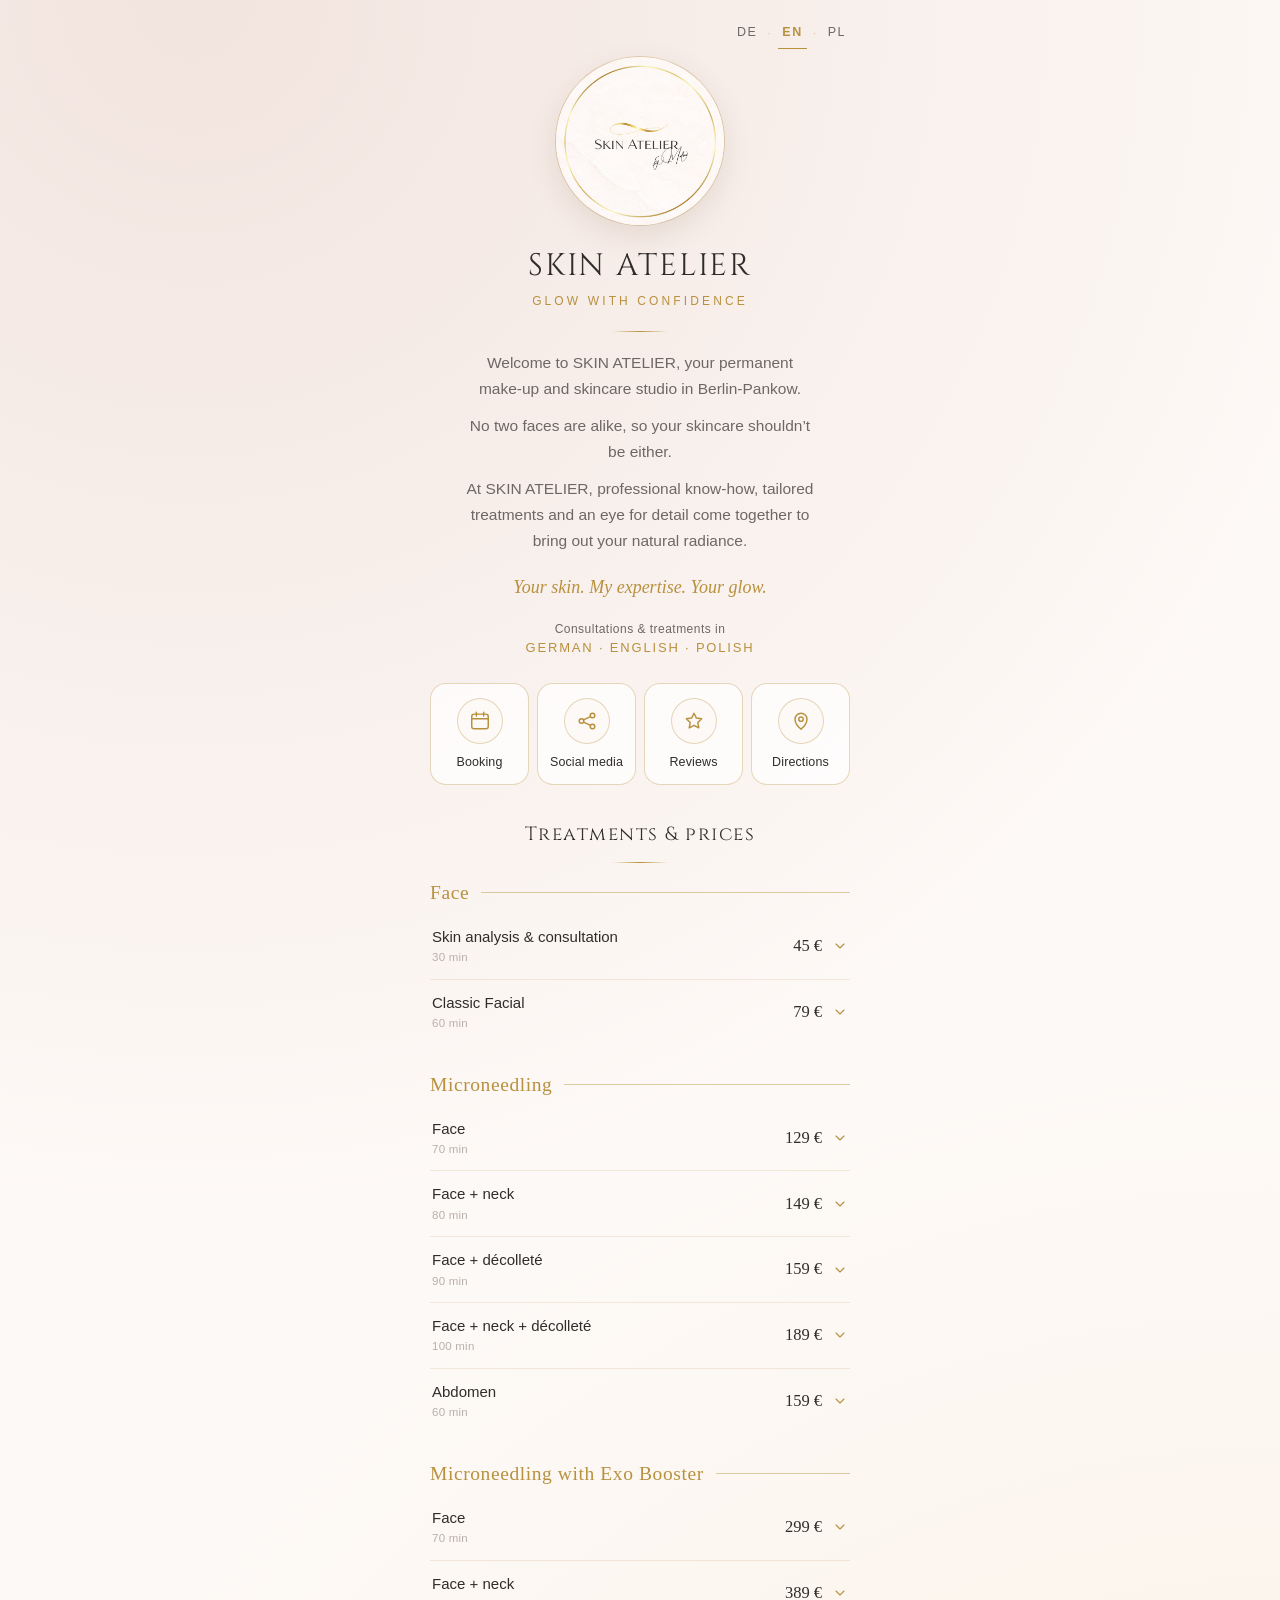
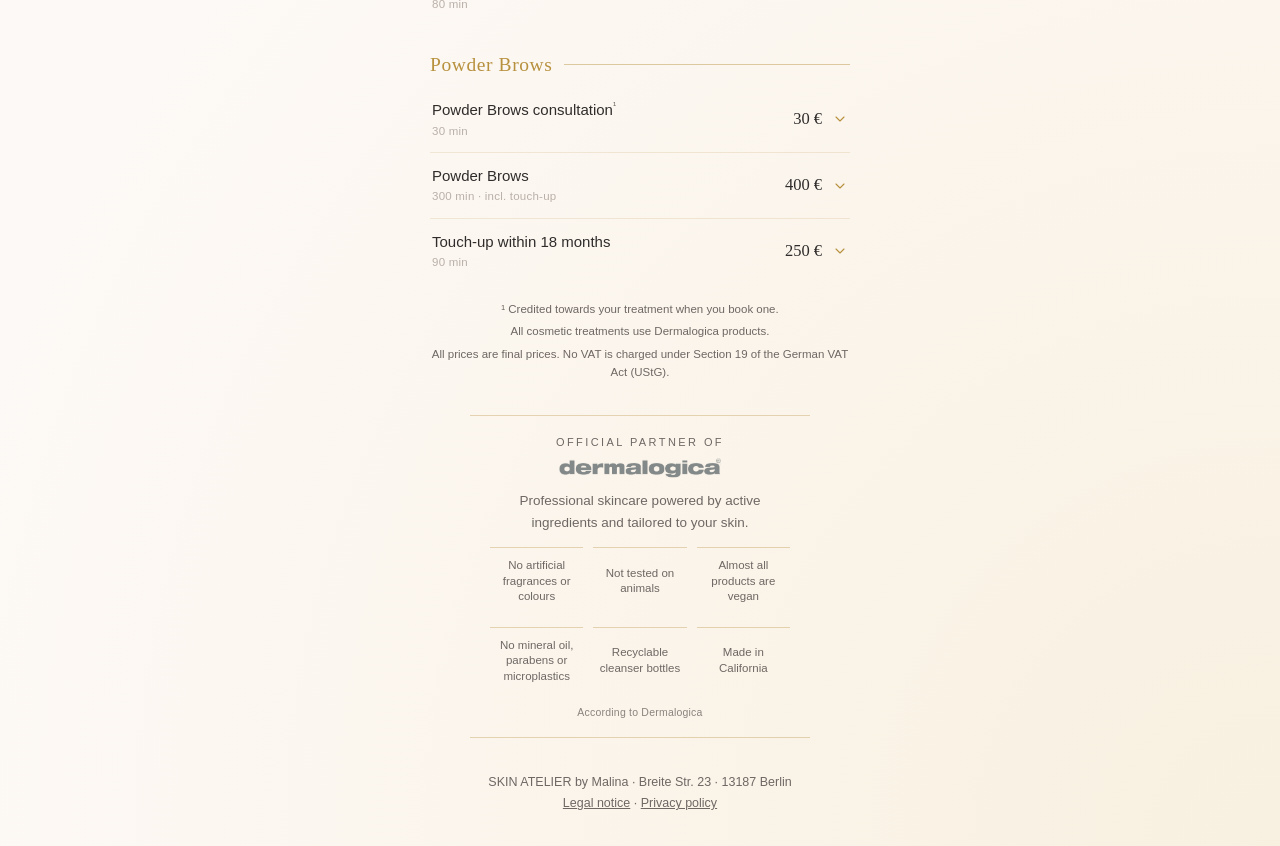
<file: en/index.html>
<!DOCTYPE html>
<html lang="en">
<head>
  <meta charset="utf-8">
  <meta name="viewport" content="width=device-width, initial-scale=1, viewport-fit=cover">
  <title>SKIN ATELIER by Malina</title>
  <meta name="description" content="SKIN ATELIER by Malina: permanent make-up and skincare in Berlin-Pankow. Consultations and treatments in German, English and Polish.">
  <link rel="alternate" hreflang="de" href="https://skinatelier.studio/">
  <link rel="alternate" hreflang="en" href="https://skinatelier.studio/en/">
  <link rel="alternate" hreflang="pl" href="https://skinatelier.studio/pl/">
  <link rel="alternate" hreflang="x-default" href="https://skinatelier.studio/">
  <meta name="theme-color" content="#fdf9f6">
  <link rel="icon" href="../favicon.ico" sizes="any">
  <link rel="icon" type="image/png" sizes="192x192" href="../icon-192.png">
  <link rel="apple-touch-icon" href="../apple-touch-icon.png">
  <link rel="stylesheet" href="../style.css?v=34">
  <script>document.documentElement.classList.add('js');</script>
</head>
<body>
  <main class="wrap">
    <nav class="sprachwahl" aria-label="Choose language"><a href="../" lang="de" hreflang="de">DE</a><span aria-hidden="true">·</span><a href="../en/" lang="en" aria-current="true">EN</a><span aria-hidden="true">·</span><a href="../pl/" lang="pl" hreflang="pl">PL</a></nav>

    <header class="kopf ein">
      <img class="logo" src="../logo.jpg" alt="SKIN ATELIER by Malina logo" width="168" height="168">
      <h1 class="wortmarke"><span>SKIN ATELIER</span></h1>
      <p class="zusatz">GLOW WITH CONFIDENCE</p>
      <div class="trenner" aria-hidden="true"></div>
      <p class="intro">Welcome to <span class="marke">SKIN ATELIER</span>, your permanent make-up and skincare studio in Berlin-Pankow.</p>
      <p class="intro">No two faces are alike, so your skincare shouldn’t be either.</p>
      <p class="intro">At <span class="marke">SKIN ATELIER</span>, professional know-how, tailored treatments and an eye for detail come together to bring out your natural radiance.</p>
      <p class="claim">Your skin. My expertise. Your glow.</p>
      <p class="sprachen">Consultations &amp; treatments in<strong>German · English · Polish</strong></p>
    </header>

    <nav class="ein ein-2" aria-label="Contact and links">
      <div class="kacheln">
        <button class="kachel" type="button" aria-expanded="false" aria-controls="p-termin"><span class="k-icon"><svg viewBox="0 0 24 24" fill="none" stroke="currentColor" stroke-width="1.6" stroke-linecap="round" stroke-linejoin="round" aria-hidden="true"><rect x="3" y="4.5" width="18" height="16" rx="2.5"/><path d="M3 9.5h18M8 2.5v4M16 2.5v4"/></svg></span><span class="k-text">Booking</span></button>
        <button class="kachel" type="button" aria-expanded="false" aria-controls="p-social"><span class="k-icon"><svg viewBox="0 0 24 24" fill="none" stroke="currentColor" stroke-width="1.6" stroke-linecap="round" stroke-linejoin="round" aria-hidden="true"><circle cx="6" cy="12" r="2.5"/><circle cx="18" cy="6" r="2.5"/><circle cx="18" cy="18" r="2.5"/><path d="m8.2 10.8 7.6-3.6M8.2 13.2l7.6 3.6"/></svg></span><span class="k-text">Social media</span></button>
        <button class="kachel" type="button" aria-expanded="false" aria-controls="p-bewertung"><span class="k-icon"><svg viewBox="0 0 24 24" fill="none" stroke="currentColor" stroke-width="1.6" stroke-linecap="round" stroke-linejoin="round" aria-hidden="true"><path d="m12 3.5 2.6 5.3 5.8.8-4.2 4.1 1 5.8L12 16.8l-5.2 2.7 1-5.8-4.2-4.1 5.8-.8Z"/></svg></span><span class="k-text">Reviews</span></button>
        <a class="kachel" id="route" href="https://www.google.com/maps/dir/?api=1&amp;destination=Breite+Str.+23%2C+13187+Berlin" target="_blank" rel="noopener"><span class="k-icon"><svg viewBox="0 0 24 24" fill="none" stroke="currentColor" stroke-width="1.6" stroke-linecap="round" stroke-linejoin="round" aria-hidden="true"><path d="M12 21s-6.5-5.7-6.5-11a6.5 6.5 0 0 1 13 0c0 5.3-6.5 11-6.5 11Z"/><circle cx="12" cy="10" r="2.4"/></svg></span><span class="k-text">Directions</span></a>
      </div>

      <div class="panel" id="p-termin">
        <p class="hinweis">How would you like to book your appointment?</p>
          <a class="option" href="https://wa.me/4916095902220?text=Hi%21%20I%E2%80%99d%20like%20to%20book%20an%20appointment%20at%20SKIN%20ATELIER." target="_blank" rel="noopener"><span class="opt-icon"><svg viewBox="0 0 24 24" fill="none" stroke="currentColor" stroke-width="1.6" stroke-linecap="round" stroke-linejoin="round" aria-hidden="true"><path d="M20.5 11.6a8.4 8.4 0 0 1-12.4 7.4L3.5 20.5l1.6-4.4A8.4 8.4 0 1 1 20.5 11.6Z"/><path d="M9 9.2c.2 1.9 2 4 4 4.6l1.1-1.1 1.8.8-.4 1.6c-3.4.2-6.6-3-6.4-6.4l1.6-.4.8 1.8L9 9.2Z"/></svg></span>Message on WhatsApp<svg class="ext" viewBox="0 0 24 24" fill="none" stroke="currentColor" stroke-width="1.6" stroke-linecap="round" stroke-linejoin="round" aria-hidden="true"><path d="M7 17 17 7M9 7h8v8"/></svg></a>
          <a class="option" href="https://ig.me/m/malina.skinatelier" target="_blank" rel="noopener"><span class="opt-icon"><svg viewBox="0 0 24 24" fill="none" stroke="currentColor" stroke-width="1.6" stroke-linecap="round" stroke-linejoin="round" aria-hidden="true"><path d="M4 6.5A2.5 2.5 0 0 1 6.5 4h11A2.5 2.5 0 0 1 20 6.5v8a2.5 2.5 0 0 1-2.5 2.5H10l-4.5 3.5V17A2.5 2.5 0 0 1 4 14.5Z"/></svg></span>Message on Instagram<svg class="ext" viewBox="0 0 24 24" fill="none" stroke="currentColor" stroke-width="1.6" stroke-linecap="round" stroke-linejoin="round" aria-hidden="true"><path d="M7 17 17 7M9 7h8v8"/></svg></a>
          <a class="option" href="https://m.me/61595661551992" target="_blank" rel="noopener"><span class="opt-icon"><svg viewBox="0 0 24 24" fill="none" stroke="currentColor" stroke-width="1.6" stroke-linecap="round" stroke-linejoin="round" aria-hidden="true"><path d="M12 3.5c-4.9 0-8.5 3.5-8.5 8 0 2.4 1 4.5 2.8 6v3l2.8-1.5c.9.3 1.9.4 2.9.4 4.9 0 8.5-3.5 8.5-8s-3.6-7.9-8.5-7.9Z"/><path d="m7.5 13.5 3-3 2.5 2 3.5-3"/></svg></span>Message on Facebook<svg class="ext" viewBox="0 0 24 24" fill="none" stroke="currentColor" stroke-width="1.6" stroke-linecap="round" stroke-linejoin="round" aria-hidden="true"><path d="M7 17 17 7M9 7h8v8"/></svg></a>
          <a class="option" href="mailto:info@skinatelier.studio?subject=Appointment%20request%20%E2%80%93%20SKIN%20ATELIER&amp;body=Hi%20Malina%2C%0A%0AI%E2%80%99d%20like%20to%20book%20an%20appointment.%0A%0ATreatment%3A%20%0APreferred%20date%20and%20time%3A%20%0A%0ABest%20wishes"><span class="opt-icon"><svg viewBox="0 0 24 24" fill="none" stroke="currentColor" stroke-width="1.6" stroke-linecap="round" stroke-linejoin="round" aria-hidden="true"><rect x="3" y="5" width="18" height="14" rx="2.5"/><path d="m4 7 8 6 8-6"/></svg></span>Send an email<svg class="ext" viewBox="0 0 24 24" fill="none" stroke="currentColor" stroke-width="1.6" stroke-linecap="round" stroke-linejoin="round" aria-hidden="true"><path d="M7 17 17 7M9 7h8v8"/></svg></a>
      </div>

      <div class="panel" id="p-social">
        <p class="hinweis">Follow me and stay up to date.</p>
        <p class="gruppe">Instagram · @malina.skinatelier</p>
          <a class="option" href="https://www.instagram.com/malina.skinatelier/" target="_blank" rel="noopener"><span class="opt-icon"><svg viewBox="0 0 24 24" fill="none" stroke="currentColor" stroke-width="1.6" stroke-linecap="round" stroke-linejoin="round" aria-hidden="true"><rect x="3" y="3" width="18" height="18" rx="5"/><circle cx="12" cy="12" r="4"/><circle cx="17.3" cy="6.7" r=".6" fill="currentColor"/></svg></span>View profile<svg class="ext" viewBox="0 0 24 24" fill="none" stroke="currentColor" stroke-width="1.6" stroke-linecap="round" stroke-linejoin="round" aria-hidden="true"><path d="M7 17 17 7M9 7h8v8"/></svg></a>
          <a class="option" href="https://ig.me/m/malina.skinatelier" target="_blank" rel="noopener"><span class="opt-icon"><svg viewBox="0 0 24 24" fill="none" stroke="currentColor" stroke-width="1.6" stroke-linecap="round" stroke-linejoin="round" aria-hidden="true"><path d="M4 6.5A2.5 2.5 0 0 1 6.5 4h11A2.5 2.5 0 0 1 20 6.5v8a2.5 2.5 0 0 1-2.5 2.5H10l-4.5 3.5V17A2.5 2.5 0 0 1 4 14.5Z"/></svg></span>Send a message<svg class="ext" viewBox="0 0 24 24" fill="none" stroke="currentColor" stroke-width="1.6" stroke-linecap="round" stroke-linejoin="round" aria-hidden="true"><path d="M7 17 17 7M9 7h8v8"/></svg></a>
        <p class="gruppe">Facebook</p>
          <a class="option" href="https://www.facebook.com/p/Skin-Atelier-by-Malina-61595661551992/" target="_blank" rel="noopener"><span class="opt-icon"><svg viewBox="0 0 24 24" fill="none" stroke="currentColor" stroke-width="1.6" stroke-linecap="round" stroke-linejoin="round" aria-hidden="true"><rect x="3.5" y="3.5" width="17" height="17" rx="3"/><path d="M3.5 8.5h17M8 13h8M8 16.5h5"/></svg></span>View page<svg class="ext" viewBox="0 0 24 24" fill="none" stroke="currentColor" stroke-width="1.6" stroke-linecap="round" stroke-linejoin="round" aria-hidden="true"><path d="M7 17 17 7M9 7h8v8"/></svg></a>
          <a class="option" href="https://m.me/61595661551992" target="_blank" rel="noopener"><span class="opt-icon"><svg viewBox="0 0 24 24" fill="none" stroke="currentColor" stroke-width="1.6" stroke-linecap="round" stroke-linejoin="round" aria-hidden="true"><path d="M12 3.5c-4.9 0-8.5 3.5-8.5 8 0 2.4 1 4.5 2.8 6v3l2.8-1.5c.9.3 1.9.4 2.9.4 4.9 0 8.5-3.5 8.5-8s-3.6-7.9-8.5-7.9Z"/><path d="m7.5 13.5 3-3 2.5 2 3.5-3"/></svg></span>Send a message<svg class="ext" viewBox="0 0 24 24" fill="none" stroke="currentColor" stroke-width="1.6" stroke-linecap="round" stroke-linejoin="round" aria-hidden="true"><path d="M7 17 17 7M9 7h8v8"/></svg></a>
      </div>

      <div class="panel" id="p-bewertung">
        <p class="hinweis">Thank you for your visit! I’d love to hear what you thought.</p>
        <a class="option bew" href="https://g.page/r/Cb8iwYjjQEqQECE/review" target="_blank" rel="noopener"><span class="sterne" aria-hidden="true"><svg viewBox="0 0 24 24"><path d="m12 2.8 2.8 5.7 6.3.9-4.6 4.4 1.1 6.2L12 17l-5.6 3 1.1-6.2-4.6-4.4 6.3-.9Z"/></svg><svg viewBox="0 0 24 24"><path d="m12 2.8 2.8 5.7 6.3.9-4.6 4.4 1.1 6.2L12 17l-5.6 3 1.1-6.2-4.6-4.4 6.3-.9Z"/></svg><svg viewBox="0 0 24 24"><path d="m12 2.8 2.8 5.7 6.3.9-4.6 4.4 1.1 6.2L12 17l-5.6 3 1.1-6.2-4.6-4.4 6.3-.9Z"/></svg><svg viewBox="0 0 24 24"><path d="m12 2.8 2.8 5.7 6.3.9-4.6 4.4 1.1 6.2L12 17l-5.6 3 1.1-6.2-4.6-4.4 6.3-.9Z"/></svg><svg viewBox="0 0 24 24"><path d="m12 2.8 2.8 5.7 6.3.9-4.6 4.4 1.1 6.2L12 17l-5.6 3 1.1-6.2-4.6-4.4 6.3-.9Z"/></svg></span><span class="bew-text"><strong>Google</strong><small>Leave a review</small></span><svg class="ext" viewBox="0 0 24 24" fill="none" stroke="currentColor" stroke-width="1.6" stroke-linecap="round" stroke-linejoin="round" aria-hidden="true"><path d="M7 17 17 7M9 7h8v8"/></svg></a>
        <a class="option bew" href="https://www.trustpilot.com/review/skinatelier.studio" target="_blank" rel="noopener"><span class="sterne" aria-hidden="true"><svg viewBox="0 0 24 24"><path d="m12 2.8 2.8 5.7 6.3.9-4.6 4.4 1.1 6.2L12 17l-5.6 3 1.1-6.2-4.6-4.4 6.3-.9Z"/></svg><svg viewBox="0 0 24 24"><path d="m12 2.8 2.8 5.7 6.3.9-4.6 4.4 1.1 6.2L12 17l-5.6 3 1.1-6.2-4.6-4.4 6.3-.9Z"/></svg><svg viewBox="0 0 24 24"><path d="m12 2.8 2.8 5.7 6.3.9-4.6 4.4 1.1 6.2L12 17l-5.6 3 1.1-6.2-4.6-4.4 6.3-.9Z"/></svg><svg viewBox="0 0 24 24"><path d="m12 2.8 2.8 5.7 6.3.9-4.6 4.4 1.1 6.2L12 17l-5.6 3 1.1-6.2-4.6-4.4 6.3-.9Z"/></svg><svg viewBox="0 0 24 24"><path d="m12 2.8 2.8 5.7 6.3.9-4.6 4.4 1.1 6.2L12 17l-5.6 3 1.1-6.2-4.6-4.4 6.3-.9Z"/></svg></span><span class="bew-text"><strong>Trustpilot</strong><small>Read &amp; write reviews</small></span><svg class="ext" viewBox="0 0 24 24" fill="none" stroke="currentColor" stroke-width="1.6" stroke-linecap="round" stroke-linejoin="round" aria-hidden="true"><path d="M7 17 17 7M9 7h8v8"/></svg></a>
        <a class="option bew" href="https://www.facebook.com/profile.php?id=61595661551992&amp;sk=reviews" target="_blank" rel="noopener"><span class="sterne" aria-hidden="true"><svg viewBox="0 0 24 24"><path d="m12 2.8 2.8 5.7 6.3.9-4.6 4.4 1.1 6.2L12 17l-5.6 3 1.1-6.2-4.6-4.4 6.3-.9Z"/></svg><svg viewBox="0 0 24 24"><path d="m12 2.8 2.8 5.7 6.3.9-4.6 4.4 1.1 6.2L12 17l-5.6 3 1.1-6.2-4.6-4.4 6.3-.9Z"/></svg><svg viewBox="0 0 24 24"><path d="m12 2.8 2.8 5.7 6.3.9-4.6 4.4 1.1 6.2L12 17l-5.6 3 1.1-6.2-4.6-4.4 6.3-.9Z"/></svg><svg viewBox="0 0 24 24"><path d="m12 2.8 2.8 5.7 6.3.9-4.6 4.4 1.1 6.2L12 17l-5.6 3 1.1-6.2-4.6-4.4 6.3-.9Z"/></svg><svg viewBox="0 0 24 24"><path d="m12 2.8 2.8 5.7 6.3.9-4.6 4.4 1.1 6.2L12 17l-5.6 3 1.1-6.2-4.6-4.4 6.3-.9Z"/></svg></span><span class="bew-text"><strong>Facebook</strong><small>Write a recommendation</small></span><svg class="ext" viewBox="0 0 24 24" fill="none" stroke="currentColor" stroke-width="1.6" stroke-linecap="round" stroke-linejoin="round" aria-hidden="true"><path d="M7 17 17 7M9 7h8v8"/></svg></a>
      </div>
    </nav>

    <section class="preise ein" aria-labelledby="preise-titel">
      <h2 class="preise-titel" id="preise-titel">Treatments &amp; prices</h2>
      <div class="p-liste">
        <div class="p-kat">
          <h3>Face</h3>
          <div class="p-item">
            <button class="p-zeile" type="button" aria-expanded="false" aria-controls="pi-1"><span class="p-name">Skin analysis &amp; consultation<small class="p-zeit">30 min</small></span><span class="p-preis">45 €</span><svg class="p-pfeil" viewBox="0 0 24 24" fill="none" stroke="currentColor" stroke-width="1.6" stroke-linecap="round" stroke-linejoin="round" aria-hidden="true"><path d="m6 9 6 6 6-6"/></svg></button>
            <div class="p-karte" id="pi-1"><div class="p-innen"><div class="p-blatt"><p class="p-text">We take time for your skin and your individual needs. After a thorough double cleanse, we analyse your skin and talk through the results. Based on this, we create a tailor-made care and treatment plan matched to what your skin needs.</p><a class="p-btn" href="https://wa.me/4916095902220?text=Hi%21%20I%E2%80%99m%20interested%20in%20%E2%80%9CSkin%20analysis%20%26%20consultation%E2%80%9D%20and%20would%20like%20to%20book%20an%20appointment." target="_blank" rel="noopener"><svg viewBox="0 0 24 24" fill="none" stroke="currentColor" stroke-width="1.6" stroke-linecap="round" stroke-linejoin="round" aria-hidden="true"><path d="M20.5 11.6a8.4 8.4 0 0 1-12.4 7.4L3.5 20.5l1.6-4.4A8.4 8.4 0 1 1 20.5 11.6Z"/><path d="M9 9.2c.2 1.9 2 4 4 4.6l1.1-1.1 1.8.8-.4 1.6c-3.4.2-6.6-3-6.4-6.4l1.6-.4.8 1.8L9 9.2Z"/></svg>Request an appointment</a></div></div></div>
          </div>
          <div class="p-item">
            <button class="p-zeile" type="button" aria-expanded="false" aria-controls="pi-2"><span class="p-name">Classic Facial<small class="p-zeit">60 min</small></span><span class="p-preis">79 €</span><svg class="p-pfeil" viewBox="0 0 24 24" fill="none" stroke="currentColor" stroke-width="1.6" stroke-linecap="round" stroke-linejoin="round" aria-hidden="true"><path d="m6 9 6 6 6-6"/></svg></button>
            <div class="p-karte" id="pi-2"><div class="p-innen"><div class="p-blatt"><p class="p-text">The perfect foundation for healthy skin: an individually tailored facial that deeply nourishes your skin, supports its balance and gives you a fresh glow.</p><p class="p-label">Procedure</p><p class="p-ablauf">Pre-cleanse · Cleanse · Exfoliation · Extractions · Serum matched to your skin · Mask · Facial massage · Finishing care</p><a class="p-btn" href="https://wa.me/4916095902220?text=Hi%21%20I%E2%80%99m%20interested%20in%20%E2%80%9CClassic%20Facial%E2%80%9D%20and%20would%20like%20to%20book%20an%20appointment." target="_blank" rel="noopener"><svg viewBox="0 0 24 24" fill="none" stroke="currentColor" stroke-width="1.6" stroke-linecap="round" stroke-linejoin="round" aria-hidden="true"><path d="M20.5 11.6a8.4 8.4 0 0 1-12.4 7.4L3.5 20.5l1.6-4.4A8.4 8.4 0 1 1 20.5 11.6Z"/><path d="M9 9.2c.2 1.9 2 4 4 4.6l1.1-1.1 1.8.8-.4 1.6c-3.4.2-6.6-3-6.4-6.4l1.6-.4.8 1.8L9 9.2Z"/></svg>Request an appointment</a></div></div></div>
          </div>
        </div>
        <div class="p-kat">
          <h3>Microneedling</h3>
          <div class="p-item">
            <button class="p-zeile" type="button" aria-expanded="false" aria-controls="pi-3"><span class="p-name">Face<small class="p-zeit">70 min</small></span><span class="p-preis">129 €</span><svg class="p-pfeil" viewBox="0 0 24 24" fill="none" stroke="currentColor" stroke-width="1.6" stroke-linecap="round" stroke-linejoin="round" aria-hidden="true"><path d="m6 9 6 6 6-6"/></svg></button>
            <div class="p-karte" id="pi-3"><div class="p-innen"><div class="p-blatt"><p class="p-text">A minimally invasive treatment that specifically supports your skin’s natural regeneration. Microneedling stimulates your body’s own collagen production, refines your complexion and can visibly improve fine lines, scars and enlarged pores. For more even, smoother and firmer-looking skin with a fresh, revitalised glow.</p><p class="p-label">Procedure</p><p class="p-ablauf">Pre-cleanse · Cleanse · Exfoliation · Serum · Microneedling · Mask · Finishing care</p><a class="p-btn" href="https://wa.me/4916095902220?text=Hi%21%20I%E2%80%99m%20interested%20in%20%E2%80%9CMicroneedling%20Face%E2%80%9D%20and%20would%20like%20to%20book%20an%20appointment." target="_blank" rel="noopener"><svg viewBox="0 0 24 24" fill="none" stroke="currentColor" stroke-width="1.6" stroke-linecap="round" stroke-linejoin="round" aria-hidden="true"><path d="M20.5 11.6a8.4 8.4 0 0 1-12.4 7.4L3.5 20.5l1.6-4.4A8.4 8.4 0 1 1 20.5 11.6Z"/><path d="M9 9.2c.2 1.9 2 4 4 4.6l1.1-1.1 1.8.8-.4 1.6c-3.4.2-6.6-3-6.4-6.4l1.6-.4.8 1.8L9 9.2Z"/></svg>Request an appointment</a></div></div></div>
          </div>
          <div class="p-item">
            <button class="p-zeile" type="button" aria-expanded="false" aria-controls="pi-4"><span class="p-name">Face + neck<small class="p-zeit">80 min</small></span><span class="p-preis">149 €</span><svg class="p-pfeil" viewBox="0 0 24 24" fill="none" stroke="currentColor" stroke-width="1.6" stroke-linecap="round" stroke-linejoin="round" aria-hidden="true"><path d="m6 9 6 6 6-6"/></svg></button>
            <div class="p-karte" id="pi-4"><div class="p-innen"><div class="p-blatt"><p class="p-text">A minimally invasive treatment that specifically supports your skin’s natural regeneration. Microneedling stimulates your body’s own collagen production, refines your complexion and can visibly improve fine lines, scars and enlarged pores. For more even, smoother and firmer-looking skin with a fresh, revitalised glow.</p><p class="p-label">Procedure</p><p class="p-ablauf">Pre-cleanse · Cleanse · Exfoliation · Serum · Microneedling · Mask · Finishing care</p><a class="p-btn" href="https://wa.me/4916095902220?text=Hi%21%20I%E2%80%99m%20interested%20in%20%E2%80%9CMicroneedling%20Face%20%2B%20neck%E2%80%9D%20and%20would%20like%20to%20book%20an%20appointment." target="_blank" rel="noopener"><svg viewBox="0 0 24 24" fill="none" stroke="currentColor" stroke-width="1.6" stroke-linecap="round" stroke-linejoin="round" aria-hidden="true"><path d="M20.5 11.6a8.4 8.4 0 0 1-12.4 7.4L3.5 20.5l1.6-4.4A8.4 8.4 0 1 1 20.5 11.6Z"/><path d="M9 9.2c.2 1.9 2 4 4 4.6l1.1-1.1 1.8.8-.4 1.6c-3.4.2-6.6-3-6.4-6.4l1.6-.4.8 1.8L9 9.2Z"/></svg>Request an appointment</a></div></div></div>
          </div>
          <div class="p-item">
            <button class="p-zeile" type="button" aria-expanded="false" aria-controls="pi-5"><span class="p-name">Face + décolleté<small class="p-zeit">90 min</small></span><span class="p-preis">159 €</span><svg class="p-pfeil" viewBox="0 0 24 24" fill="none" stroke="currentColor" stroke-width="1.6" stroke-linecap="round" stroke-linejoin="round" aria-hidden="true"><path d="m6 9 6 6 6-6"/></svg></button>
            <div class="p-karte" id="pi-5"><div class="p-innen"><div class="p-blatt"><p class="p-text">A minimally invasive treatment that specifically supports your skin’s natural regeneration. Microneedling stimulates your body’s own collagen production, refines your complexion and can visibly improve fine lines, scars and enlarged pores. For more even, smoother and firmer-looking skin with a fresh, revitalised glow.</p><p class="p-label">Procedure</p><p class="p-ablauf">Pre-cleanse · Cleanse · Exfoliation · Serum · Microneedling · Mask · Finishing care</p><a class="p-btn" href="https://wa.me/4916095902220?text=Hi%21%20I%E2%80%99m%20interested%20in%20%E2%80%9CMicroneedling%20Face%20%2B%20d%C3%A9collet%C3%A9%E2%80%9D%20and%20would%20like%20to%20book%20an%20appointment." target="_blank" rel="noopener"><svg viewBox="0 0 24 24" fill="none" stroke="currentColor" stroke-width="1.6" stroke-linecap="round" stroke-linejoin="round" aria-hidden="true"><path d="M20.5 11.6a8.4 8.4 0 0 1-12.4 7.4L3.5 20.5l1.6-4.4A8.4 8.4 0 1 1 20.5 11.6Z"/><path d="M9 9.2c.2 1.9 2 4 4 4.6l1.1-1.1 1.8.8-.4 1.6c-3.4.2-6.6-3-6.4-6.4l1.6-.4.8 1.8L9 9.2Z"/></svg>Request an appointment</a></div></div></div>
          </div>
          <div class="p-item">
            <button class="p-zeile" type="button" aria-expanded="false" aria-controls="pi-6"><span class="p-name">Face + neck + décolleté<small class="p-zeit">100 min</small></span><span class="p-preis">189 €</span><svg class="p-pfeil" viewBox="0 0 24 24" fill="none" stroke="currentColor" stroke-width="1.6" stroke-linecap="round" stroke-linejoin="round" aria-hidden="true"><path d="m6 9 6 6 6-6"/></svg></button>
            <div class="p-karte" id="pi-6"><div class="p-innen"><div class="p-blatt"><p class="p-text">A minimally invasive treatment that specifically supports your skin’s natural regeneration. Microneedling stimulates your body’s own collagen production, refines your complexion and can visibly improve fine lines, scars and enlarged pores. For more even, smoother and firmer-looking skin with a fresh, revitalised glow.</p><p class="p-label">Procedure</p><p class="p-ablauf">Pre-cleanse · Cleanse · Exfoliation · Serum · Microneedling · Mask · Finishing care</p><a class="p-btn" href="https://wa.me/4916095902220?text=Hi%21%20I%E2%80%99m%20interested%20in%20%E2%80%9CMicroneedling%20Face%20%2B%20neck%20%2B%20d%C3%A9collet%C3%A9%E2%80%9D%20and%20would%20like%20to%20book%20an%20appointment." target="_blank" rel="noopener"><svg viewBox="0 0 24 24" fill="none" stroke="currentColor" stroke-width="1.6" stroke-linecap="round" stroke-linejoin="round" aria-hidden="true"><path d="M20.5 11.6a8.4 8.4 0 0 1-12.4 7.4L3.5 20.5l1.6-4.4A8.4 8.4 0 1 1 20.5 11.6Z"/><path d="M9 9.2c.2 1.9 2 4 4 4.6l1.1-1.1 1.8.8-.4 1.6c-3.4.2-6.6-3-6.4-6.4l1.6-.4.8 1.8L9 9.2Z"/></svg>Request an appointment</a></div></div></div>
          </div>
          <div class="p-item">
            <button class="p-zeile" type="button" aria-expanded="false" aria-controls="pi-7"><span class="p-name">Abdomen<small class="p-zeit">60 min</small></span><span class="p-preis">159 €</span><svg class="p-pfeil" viewBox="0 0 24 24" fill="none" stroke="currentColor" stroke-width="1.6" stroke-linecap="round" stroke-linejoin="round" aria-hidden="true"><path d="m6 9 6 6 6-6"/></svg></button>
            <div class="p-karte" id="pi-7"><div class="p-innen"><div class="p-blatt"><p class="p-text">A minimally invasive treatment that specifically supports your skin’s natural regeneration. Microneedling stimulates your body’s own collagen production, refines your complexion and can visibly improve fine lines, scars and enlarged pores. For more even, smoother and firmer-looking skin.</p><p class="p-label">Procedure</p><p class="p-ablauf">Cleanse · Exfoliation · Microneedling · Nourishing mask · Finishing care</p><a class="p-btn" href="https://wa.me/4916095902220?text=Hi%21%20I%E2%80%99m%20interested%20in%20%E2%80%9CMicroneedling%20Abdomen%E2%80%9D%20and%20would%20like%20to%20book%20an%20appointment." target="_blank" rel="noopener"><svg viewBox="0 0 24 24" fill="none" stroke="currentColor" stroke-width="1.6" stroke-linecap="round" stroke-linejoin="round" aria-hidden="true"><path d="M20.5 11.6a8.4 8.4 0 0 1-12.4 7.4L3.5 20.5l1.6-4.4A8.4 8.4 0 1 1 20.5 11.6Z"/><path d="M9 9.2c.2 1.9 2 4 4 4.6l1.1-1.1 1.8.8-.4 1.6c-3.4.2-6.6-3-6.4-6.4l1.6-.4.8 1.8L9 9.2Z"/></svg>Request an appointment</a></div></div></div>
          </div>
        </div>
        <div class="p-kat">
          <h3>Microneedling with Exo Booster</h3>
          <div class="p-item">
            <button class="p-zeile" type="button" aria-expanded="false" aria-controls="pi-8"><span class="p-name">Face<small class="p-zeit">70 min</small></span><span class="p-preis">299 €</span><svg class="p-pfeil" viewBox="0 0 24 24" fill="none" stroke="currentColor" stroke-width="1.6" stroke-linecap="round" stroke-linejoin="round" aria-hidden="true"><path d="m6 9 6 6 6-6"/></svg></button>
            <div class="p-karte" id="pi-8"><div class="p-innen"><div class="p-blatt"><p class="p-text p-lead">Next-generation microneedling – for visibly revitalised skin.</p><p class="p-text">This innovative treatment combines classic microneedling with an advanced Exo Booster based on Lactobacillus exosomes.</p><p class="p-text">Exosomes are tiny biological transport vesicles that act as messengers between cells. They carry signalling molecules and support communication between cells. In this way, they can positively influence the skin’s natural regeneration processes and support cell activity.</p><p class="p-text">The formula contains 10 billion exosomes per treatment and is complemented by valuable omega-3 fatty acids, Bacillus ferment, peptides and phospholipids from olive stem cells.</p><p class="p-text">This combination of active ingredients aims to strengthen the skin barrier, support skin elasticity and revitalise the complexion as a whole.</p><p class="p-text">The result: a fresh, even and revitalised complexion with a well-cared-for, smoother-looking skin texture.</p><ul class="p-punkte"><li>Supports cell renewal</li><li>Strengthens the skin barrier</li><li>Promotes elasticity and firmness</li></ul><p class="p-label">Procedure</p><p class="p-ablauf">Pre-cleanse · Cleanse · Exfoliation · Serum · Microneedling with Exo Booster · Mask · Finishing care</p><a class="p-btn" href="https://wa.me/4916095902220?text=Hi%21%20I%E2%80%99m%20interested%20in%20%E2%80%9CMicroneedling%20with%20Exo%20Booster%20Face%E2%80%9D%20and%20would%20like%20to%20book%20an%20appointment." target="_blank" rel="noopener"><svg viewBox="0 0 24 24" fill="none" stroke="currentColor" stroke-width="1.6" stroke-linecap="round" stroke-linejoin="round" aria-hidden="true"><path d="M20.5 11.6a8.4 8.4 0 0 1-12.4 7.4L3.5 20.5l1.6-4.4A8.4 8.4 0 1 1 20.5 11.6Z"/><path d="M9 9.2c.2 1.9 2 4 4 4.6l1.1-1.1 1.8.8-.4 1.6c-3.4.2-6.6-3-6.4-6.4l1.6-.4.8 1.8L9 9.2Z"/></svg>Request an appointment</a></div></div></div>
          </div>
          <div class="p-item">
            <button class="p-zeile" type="button" aria-expanded="false" aria-controls="pi-9"><span class="p-name">Face + neck<small class="p-zeit">80 min</small></span><span class="p-preis">389 €</span><svg class="p-pfeil" viewBox="0 0 24 24" fill="none" stroke="currentColor" stroke-width="1.6" stroke-linecap="round" stroke-linejoin="round" aria-hidden="true"><path d="m6 9 6 6 6-6"/></svg></button>
            <div class="p-karte" id="pi-9"><div class="p-innen"><div class="p-blatt"><p class="p-text p-lead">Next-generation microneedling – for visibly revitalised skin.</p><p class="p-text">This innovative treatment combines classic microneedling with an advanced Exo Booster based on Lactobacillus exosomes.</p><p class="p-text">Exosomes are tiny biological transport vesicles that act as messengers between cells. They carry signalling molecules and support communication between cells. In this way, they can positively influence the skin’s natural regeneration processes and support cell activity.</p><p class="p-text">The formula contains 10 billion exosomes per treatment and is complemented by valuable omega-3 fatty acids, Bacillus ferment, peptides and phospholipids from olive stem cells.</p><p class="p-text">This combination of active ingredients aims to strengthen the skin barrier, support skin elasticity and revitalise the complexion as a whole.</p><p class="p-text">The result: a fresh, even and revitalised complexion with a well-cared-for, smoother-looking skin texture.</p><ul class="p-punkte"><li>Supports cell renewal</li><li>Strengthens the skin barrier</li><li>Promotes elasticity and firmness</li></ul><p class="p-label">Procedure</p><p class="p-ablauf">Pre-cleanse · Cleanse · Exfoliation · Serum · Microneedling with Exo Booster · Mask · Finishing care</p><a class="p-btn" href="https://wa.me/4916095902220?text=Hi%21%20I%E2%80%99m%20interested%20in%20%E2%80%9CMicroneedling%20with%20Exo%20Booster%20Face%20%2B%20neck%E2%80%9D%20and%20would%20like%20to%20book%20an%20appointment." target="_blank" rel="noopener"><svg viewBox="0 0 24 24" fill="none" stroke="currentColor" stroke-width="1.6" stroke-linecap="round" stroke-linejoin="round" aria-hidden="true"><path d="M20.5 11.6a8.4 8.4 0 0 1-12.4 7.4L3.5 20.5l1.6-4.4A8.4 8.4 0 1 1 20.5 11.6Z"/><path d="M9 9.2c.2 1.9 2 4 4 4.6l1.1-1.1 1.8.8-.4 1.6c-3.4.2-6.6-3-6.4-6.4l1.6-.4.8 1.8L9 9.2Z"/></svg>Request an appointment</a></div></div></div>
          </div>
        </div>
        <div class="p-kat">
          <h3>Powder Brows</h3>
          <div class="p-item">
            <button class="p-zeile" type="button" aria-expanded="false" aria-controls="pi-10"><span class="p-name">Powder Brows consultation<sup>¹</sup><small class="p-zeit">30 min</small></span><span class="p-preis">30 €</span><svg class="p-pfeil" viewBox="0 0 24 24" fill="none" stroke="currentColor" stroke-width="1.6" stroke-linecap="round" stroke-linejoin="round" aria-hidden="true"><path d="m6 9 6 6 6-6"/></svg></button>
            <div class="p-karte" id="pi-10"><div class="p-innen"><div class="p-blatt"><p class="p-text">Information about the treatment process and a pre-drawing. We talk about shape, colour and your wishes and find out whether Powder Brows are right for you.</p><p class="p-fn">¹ Credited towards your treatment when you book one.</p><a class="p-btn" href="https://wa.me/4916095902220?text=Hi%21%20I%E2%80%99m%20interested%20in%20%E2%80%9CPowder%20Brows%20consultation%E2%80%9D%20and%20would%20like%20to%20book%20an%20appointment." target="_blank" rel="noopener"><svg viewBox="0 0 24 24" fill="none" stroke="currentColor" stroke-width="1.6" stroke-linecap="round" stroke-linejoin="round" aria-hidden="true"><path d="M20.5 11.6a8.4 8.4 0 0 1-12.4 7.4L3.5 20.5l1.6-4.4A8.4 8.4 0 1 1 20.5 11.6Z"/><path d="M9 9.2c.2 1.9 2 4 4 4.6l1.1-1.1 1.8.8-.4 1.6c-3.4.2-6.6-3-6.4-6.4l1.6-.4.8 1.8L9 9.2Z"/></svg>Request an appointment</a></div></div></div>
          </div>
          <div class="p-item">
            <button class="p-zeile" type="button" aria-expanded="false" aria-controls="pi-11"><span class="p-name">Powder Brows<small class="p-zeit">300 min · incl. touch-up</small></span><span class="p-preis">400 €</span><svg class="p-pfeil" viewBox="0 0 24 24" fill="none" stroke="currentColor" stroke-width="1.6" stroke-linecap="round" stroke-linejoin="round" aria-hidden="true"><path d="m6 9 6 6 6-6"/></svg></button>
            <div class="p-karte" id="pi-11"><div class="p-innen"><div class="p-blatt"><p class="p-text">Includes the touch-up session (180 + 120 min).</p><p class="p-label">Procedure</p><p class="p-ablauf">Pigmentation · Aftercare advice</p><a class="p-btn" href="https://wa.me/4916095902220?text=Hi%21%20I%E2%80%99m%20interested%20in%20%E2%80%9CPowder%20Brows%E2%80%9D%20and%20would%20like%20to%20book%20an%20appointment." target="_blank" rel="noopener"><svg viewBox="0 0 24 24" fill="none" stroke="currentColor" stroke-width="1.6" stroke-linecap="round" stroke-linejoin="round" aria-hidden="true"><path d="M20.5 11.6a8.4 8.4 0 0 1-12.4 7.4L3.5 20.5l1.6-4.4A8.4 8.4 0 1 1 20.5 11.6Z"/><path d="M9 9.2c.2 1.9 2 4 4 4.6l1.1-1.1 1.8.8-.4 1.6c-3.4.2-6.6-3-6.4-6.4l1.6-.4.8 1.8L9 9.2Z"/></svg>Request an appointment</a></div></div></div>
          </div>
          <div class="p-item">
            <button class="p-zeile" type="button" aria-expanded="false" aria-controls="pi-12"><span class="p-name">Touch-up within 18 months<small class="p-zeit">90 min</small></span><span class="p-preis">250 €</span><svg class="p-pfeil" viewBox="0 0 24 24" fill="none" stroke="currentColor" stroke-width="1.6" stroke-linecap="round" stroke-linejoin="round" aria-hidden="true"><path d="m6 9 6 6 6-6"/></svg></button>
            <div class="p-karte" id="pi-12"><div class="p-innen"><div class="p-blatt"><p class="p-text">No new shape consultation needed.</p><p class="p-label">Procedure</p><p class="p-ablauf">Pigment refresh · Aftercare advice</p><a class="p-btn" href="https://wa.me/4916095902220?text=Hi%21%20I%E2%80%99m%20interested%20in%20%E2%80%9CTouch-up%20within%2018%20months%E2%80%9D%20and%20would%20like%20to%20book%20an%20appointment." target="_blank" rel="noopener"><svg viewBox="0 0 24 24" fill="none" stroke="currentColor" stroke-width="1.6" stroke-linecap="round" stroke-linejoin="round" aria-hidden="true"><path d="M20.5 11.6a8.4 8.4 0 0 1-12.4 7.4L3.5 20.5l1.6-4.4A8.4 8.4 0 1 1 20.5 11.6Z"/><path d="M9 9.2c.2 1.9 2 4 4 4.6l1.1-1.1 1.8.8-.4 1.6c-3.4.2-6.6-3-6.4-6.4l1.6-.4.8 1.8L9 9.2Z"/></svg>Request an appointment</a></div></div></div>
          </div>
        </div>
      </div>
      <div class="p-noten">
          <p>¹ Credited towards your treatment when you book one.</p>
          <p>All cosmetic treatments use Dermalogica products.</p>
          <p>All prices are final prices. No VAT is charged under Section 19 of the German VAT Act (UStG).</p>
      </div>
    </section>

    <div class="partner partner-unten">
      <span class="partner-label">Official partner of</span>
      <img class="partner-logo" src="../dermalogica-logo.png" alt="Dermalogica" height="22">
      <p class="partner-text">Professional skincare powered by active ingredients and tailored to your skin.</p>
      <ul class="vorteile"><li>No artificial fragrances or colours</li><li>Not tested on animals</li><li>Almost all products are vegan</li><li>No mineral oil, parabens or microplastics</li><li>Recyclable cleanser bottles</li><li>Made in California</li></ul>
      <p class="partner-quelle">According to Dermalogica</p>
    </div>

    <footer class="fuss ein ein-3">
      <span class="marke">SKIN ATELIER</span> by Malina · Breite Str. 23 · 13187 Berlin<br>
      <a href="impressum.html">Legal notice</a> · <a href="datenschutz.html">Privacy policy</a>
    </footer>

  </main>
  <script>
    if (/iPad|iPhone|iPod|Macintosh/.test(navigator.userAgent) && 'ontouchend' in document) {
      document.getElementById('route').href = 'https://maps.apple.com/?daddr=Breite+Str.+23,+13187+Berlin';
    }
    document.querySelectorAll('button.kachel').forEach(function (k) {
      k.addEventListener('click', function () {
        var offen = k.getAttribute('aria-expanded') === 'true';
        document.querySelectorAll('button.kachel').forEach(function (x) {
          x.setAttribute('aria-expanded', 'false');
          document.getElementById(x.getAttribute('aria-controls')).classList.remove('offen');
        });
        if (!offen) {
          k.setAttribute('aria-expanded', 'true');
          document.getElementById(k.getAttribute('aria-controls')).classList.add('offen');
        }
      });
    });
    document.querySelectorAll('.p-zeile').forEach(function (z) {
      z.addEventListener('click', function () {
        var item = z.parentNode, offen = item.classList.contains('offen');
        document.querySelectorAll('.p-item.offen').forEach(function (x) {
          x.classList.remove('offen');
          x.querySelector('.p-zeile').setAttribute('aria-expanded', 'false');
        });
        if (!offen) {
          item.classList.add('offen');
          z.setAttribute('aria-expanded', 'true');
        }
      });
    });
  </script>
</body>
</html>
</file>
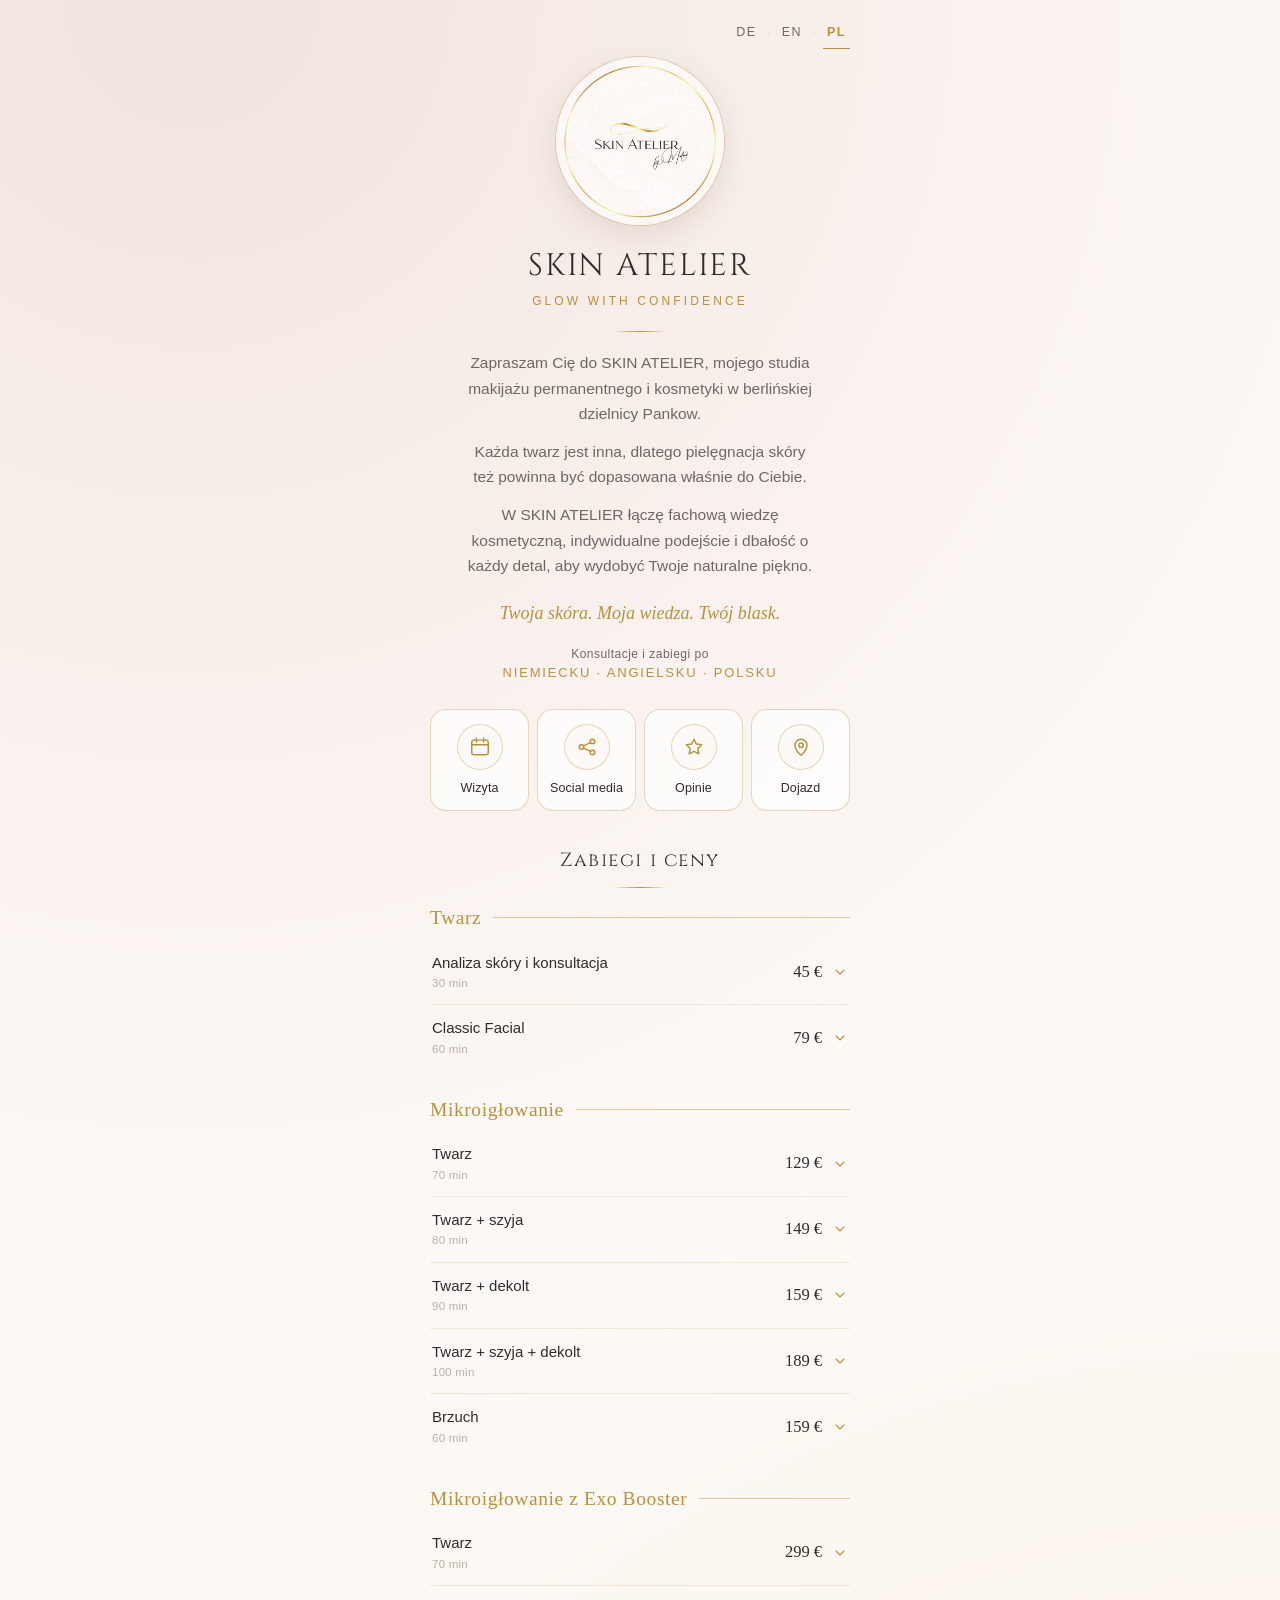
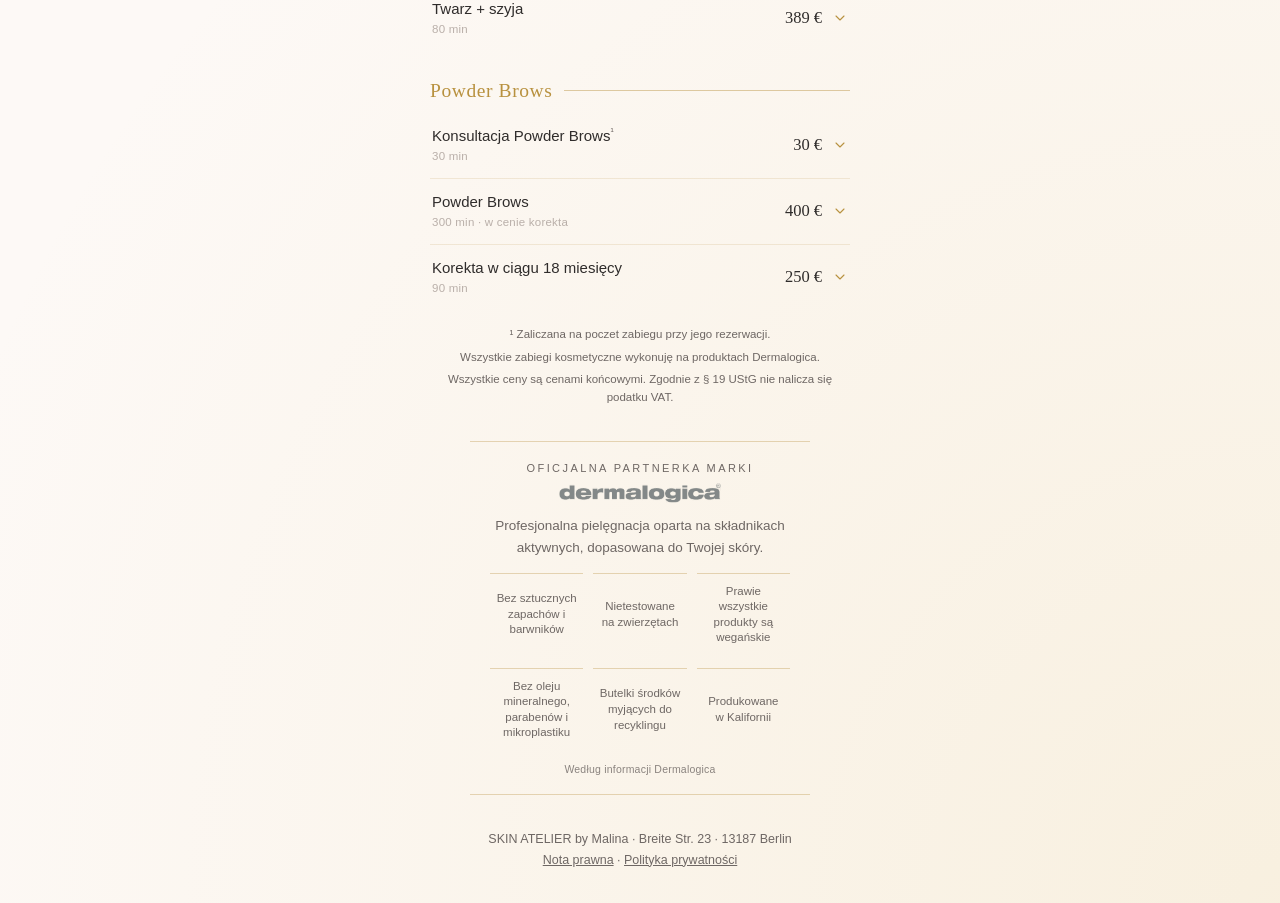
<file: pl/index.html>
<!DOCTYPE html>
<html lang="pl">
<head>
  <meta charset="utf-8">
  <meta name="viewport" content="width=device-width, initial-scale=1, viewport-fit=cover">
  <title>SKIN ATELIER by Malina</title>
  <meta name="description" content="SKIN ATELIER by Malina: makijaż permanentny i kosmetyka w Berlinie (Pankow). Konsultacje i zabiegi po niemiecku, angielsku i polsku.">
  <link rel="alternate" hreflang="de" href="https://skinatelier.studio/">
  <link rel="alternate" hreflang="en" href="https://skinatelier.studio/en/">
  <link rel="alternate" hreflang="pl" href="https://skinatelier.studio/pl/">
  <link rel="alternate" hreflang="x-default" href="https://skinatelier.studio/">
  <meta name="theme-color" content="#fdf9f6">
  <link rel="icon" href="../favicon.ico" sizes="any">
  <link rel="icon" type="image/png" sizes="192x192" href="../icon-192.png">
  <link rel="apple-touch-icon" href="../apple-touch-icon.png">
  <link rel="stylesheet" href="../style.css?v=34">
  <script>document.documentElement.classList.add('js');</script>
</head>
<body>
  <main class="wrap">
    <nav class="sprachwahl" aria-label="Wybierz język"><a href="../" lang="de" hreflang="de">DE</a><span aria-hidden="true">·</span><a href="../en/" lang="en" hreflang="en">EN</a><span aria-hidden="true">·</span><a href="../pl/" lang="pl" aria-current="true">PL</a></nav>

    <header class="kopf ein">
      <img class="logo" src="../logo.jpg" alt="Logo SKIN ATELIER by Malina" width="168" height="168">
      <h1 class="wortmarke"><span>SKIN ATELIER</span></h1>
      <p class="zusatz">GLOW WITH CONFIDENCE</p>
      <div class="trenner" aria-hidden="true"></div>
      <p class="intro">Zapraszam Cię do <span class="marke">SKIN ATELIER</span>, mojego studia makijażu permanentnego i kosmetyki w berlińskiej dzielnicy Pankow.</p>
      <p class="intro">Każda twarz jest inna, dlatego pielęgnacja skóry też powinna być dopasowana właśnie do Ciebie.</p>
      <p class="intro">W <span class="marke">SKIN ATELIER</span> łączę fachową wiedzę kosmetyczną, indywidualne podejście i dbałość o każdy detal, aby wydobyć Twoje naturalne piękno.</p>
      <p class="claim">Twoja skóra. Moja wiedza. Twój blask.</p>
      <p class="sprachen">Konsultacje i zabiegi po<strong>niemiecku · angielsku · polsku</strong></p>
    </header>

    <nav class="ein ein-2" aria-label="Kontakt i linki">
      <div class="kacheln">
        <button class="kachel" type="button" aria-expanded="false" aria-controls="p-termin"><span class="k-icon"><svg viewBox="0 0 24 24" fill="none" stroke="currentColor" stroke-width="1.6" stroke-linecap="round" stroke-linejoin="round" aria-hidden="true"><rect x="3" y="4.5" width="18" height="16" rx="2.5"/><path d="M3 9.5h18M8 2.5v4M16 2.5v4"/></svg></span><span class="k-text">Wizyta</span></button>
        <button class="kachel" type="button" aria-expanded="false" aria-controls="p-social"><span class="k-icon"><svg viewBox="0 0 24 24" fill="none" stroke="currentColor" stroke-width="1.6" stroke-linecap="round" stroke-linejoin="round" aria-hidden="true"><circle cx="6" cy="12" r="2.5"/><circle cx="18" cy="6" r="2.5"/><circle cx="18" cy="18" r="2.5"/><path d="m8.2 10.8 7.6-3.6M8.2 13.2l7.6 3.6"/></svg></span><span class="k-text">Social media</span></button>
        <button class="kachel" type="button" aria-expanded="false" aria-controls="p-bewertung"><span class="k-icon"><svg viewBox="0 0 24 24" fill="none" stroke="currentColor" stroke-width="1.6" stroke-linecap="round" stroke-linejoin="round" aria-hidden="true"><path d="m12 3.5 2.6 5.3 5.8.8-4.2 4.1 1 5.8L12 16.8l-5.2 2.7 1-5.8-4.2-4.1 5.8-.8Z"/></svg></span><span class="k-text">Opinie</span></button>
        <a class="kachel" id="route" href="https://www.google.com/maps/dir/?api=1&amp;destination=Breite+Str.+23%2C+13187+Berlin" target="_blank" rel="noopener"><span class="k-icon"><svg viewBox="0 0 24 24" fill="none" stroke="currentColor" stroke-width="1.6" stroke-linecap="round" stroke-linejoin="round" aria-hidden="true"><path d="M12 21s-6.5-5.7-6.5-11a6.5 6.5 0 0 1 13 0c0 5.3-6.5 11-6.5 11Z"/><circle cx="12" cy="10" r="2.4"/></svg></span><span class="k-text">Dojazd</span></a>
      </div>

      <div class="panel" id="p-termin">
        <p class="hinweis">Jak wolisz umówić wizytę?</p>
          <a class="option" href="https://wa.me/4916095902220?text=Dzie%C5%84%20dobry%21%20Chc%C4%99%20zapyta%C4%87%20o%20wolny%20termin%20w%20SKIN%20ATELIER." target="_blank" rel="noopener"><span class="opt-icon"><svg viewBox="0 0 24 24" fill="none" stroke="currentColor" stroke-width="1.6" stroke-linecap="round" stroke-linejoin="round" aria-hidden="true"><path d="M20.5 11.6a8.4 8.4 0 0 1-12.4 7.4L3.5 20.5l1.6-4.4A8.4 8.4 0 1 1 20.5 11.6Z"/><path d="M9 9.2c.2 1.9 2 4 4 4.6l1.1-1.1 1.8.8-.4 1.6c-3.4.2-6.6-3-6.4-6.4l1.6-.4.8 1.8L9 9.2Z"/></svg></span>Napisz na WhatsAppie<svg class="ext" viewBox="0 0 24 24" fill="none" stroke="currentColor" stroke-width="1.6" stroke-linecap="round" stroke-linejoin="round" aria-hidden="true"><path d="M7 17 17 7M9 7h8v8"/></svg></a>
          <a class="option" href="https://ig.me/m/malina.skinatelier" target="_blank" rel="noopener"><span class="opt-icon"><svg viewBox="0 0 24 24" fill="none" stroke="currentColor" stroke-width="1.6" stroke-linecap="round" stroke-linejoin="round" aria-hidden="true"><path d="M4 6.5A2.5 2.5 0 0 1 6.5 4h11A2.5 2.5 0 0 1 20 6.5v8a2.5 2.5 0 0 1-2.5 2.5H10l-4.5 3.5V17A2.5 2.5 0 0 1 4 14.5Z"/></svg></span>Napisz na Instagramie<svg class="ext" viewBox="0 0 24 24" fill="none" stroke="currentColor" stroke-width="1.6" stroke-linecap="round" stroke-linejoin="round" aria-hidden="true"><path d="M7 17 17 7M9 7h8v8"/></svg></a>
          <a class="option" href="https://m.me/61595661551992" target="_blank" rel="noopener"><span class="opt-icon"><svg viewBox="0 0 24 24" fill="none" stroke="currentColor" stroke-width="1.6" stroke-linecap="round" stroke-linejoin="round" aria-hidden="true"><path d="M12 3.5c-4.9 0-8.5 3.5-8.5 8 0 2.4 1 4.5 2.8 6v3l2.8-1.5c.9.3 1.9.4 2.9.4 4.9 0 8.5-3.5 8.5-8s-3.6-7.9-8.5-7.9Z"/><path d="m7.5 13.5 3-3 2.5 2 3.5-3"/></svg></span>Napisz na Messengerze<svg class="ext" viewBox="0 0 24 24" fill="none" stroke="currentColor" stroke-width="1.6" stroke-linecap="round" stroke-linejoin="round" aria-hidden="true"><path d="M7 17 17 7M9 7h8v8"/></svg></a>
          <a class="option" href="mailto:info@skinatelier.studio?subject=Zapytanie%20o%20termin%20%E2%80%93%20SKIN%20ATELIER&amp;body=Dzie%C5%84%20dobry%2C%0A%0Achc%C4%99%20zapyta%C4%87%20o%20wolny%20termin.%0A%0AZabieg%3A%20%0APreferowany%20dzie%C5%84%20i%20godzina%3A%20%0A%0APozdrawiam"><span class="opt-icon"><svg viewBox="0 0 24 24" fill="none" stroke="currentColor" stroke-width="1.6" stroke-linecap="round" stroke-linejoin="round" aria-hidden="true"><rect x="3" y="5" width="18" height="14" rx="2.5"/><path d="m4 7 8 6 8-6"/></svg></span>Wyślij e-mail<svg class="ext" viewBox="0 0 24 24" fill="none" stroke="currentColor" stroke-width="1.6" stroke-linecap="round" stroke-linejoin="round" aria-hidden="true"><path d="M7 17 17 7M9 7h8v8"/></svg></a>
      </div>

      <div class="panel" id="p-social">
        <p class="hinweis">Obserwuj mnie i bądź na bieżąco.</p>
        <p class="gruppe">Instagram · @malina.skinatelier</p>
          <a class="option" href="https://www.instagram.com/malina.skinatelier/" target="_blank" rel="noopener"><span class="opt-icon"><svg viewBox="0 0 24 24" fill="none" stroke="currentColor" stroke-width="1.6" stroke-linecap="round" stroke-linejoin="round" aria-hidden="true"><rect x="3" y="3" width="18" height="18" rx="5"/><circle cx="12" cy="12" r="4"/><circle cx="17.3" cy="6.7" r=".6" fill="currentColor"/></svg></span>Zobacz profil<svg class="ext" viewBox="0 0 24 24" fill="none" stroke="currentColor" stroke-width="1.6" stroke-linecap="round" stroke-linejoin="round" aria-hidden="true"><path d="M7 17 17 7M9 7h8v8"/></svg></a>
          <a class="option" href="https://ig.me/m/malina.skinatelier" target="_blank" rel="noopener"><span class="opt-icon"><svg viewBox="0 0 24 24" fill="none" stroke="currentColor" stroke-width="1.6" stroke-linecap="round" stroke-linejoin="round" aria-hidden="true"><path d="M4 6.5A2.5 2.5 0 0 1 6.5 4h11A2.5 2.5 0 0 1 20 6.5v8a2.5 2.5 0 0 1-2.5 2.5H10l-4.5 3.5V17A2.5 2.5 0 0 1 4 14.5Z"/></svg></span>Napisz wiadomość<svg class="ext" viewBox="0 0 24 24" fill="none" stroke="currentColor" stroke-width="1.6" stroke-linecap="round" stroke-linejoin="round" aria-hidden="true"><path d="M7 17 17 7M9 7h8v8"/></svg></a>
        <p class="gruppe">Facebook</p>
          <a class="option" href="https://www.facebook.com/p/Skin-Atelier-by-Malina-61595661551992/" target="_blank" rel="noopener"><span class="opt-icon"><svg viewBox="0 0 24 24" fill="none" stroke="currentColor" stroke-width="1.6" stroke-linecap="round" stroke-linejoin="round" aria-hidden="true"><rect x="3.5" y="3.5" width="17" height="17" rx="3"/><path d="M3.5 8.5h17M8 13h8M8 16.5h5"/></svg></span>Zobacz stronę<svg class="ext" viewBox="0 0 24 24" fill="none" stroke="currentColor" stroke-width="1.6" stroke-linecap="round" stroke-linejoin="round" aria-hidden="true"><path d="M7 17 17 7M9 7h8v8"/></svg></a>
          <a class="option" href="https://m.me/61595661551992" target="_blank" rel="noopener"><span class="opt-icon"><svg viewBox="0 0 24 24" fill="none" stroke="currentColor" stroke-width="1.6" stroke-linecap="round" stroke-linejoin="round" aria-hidden="true"><path d="M12 3.5c-4.9 0-8.5 3.5-8.5 8 0 2.4 1 4.5 2.8 6v3l2.8-1.5c.9.3 1.9.4 2.9.4 4.9 0 8.5-3.5 8.5-8s-3.6-7.9-8.5-7.9Z"/><path d="m7.5 13.5 3-3 2.5 2 3.5-3"/></svg></span>Napisz wiadomość<svg class="ext" viewBox="0 0 24 24" fill="none" stroke="currentColor" stroke-width="1.6" stroke-linecap="round" stroke-linejoin="round" aria-hidden="true"><path d="M7 17 17 7M9 7h8v8"/></svg></a>
      </div>

      <div class="panel" id="p-bewertung">
        <p class="hinweis">Dziękuję za wizytę! Będzie mi bardzo miło, jeśli zostawisz opinię.</p>
        <a class="option bew" href="https://g.page/r/Cb8iwYjjQEqQECE/review" target="_blank" rel="noopener"><span class="sterne" aria-hidden="true"><svg viewBox="0 0 24 24"><path d="m12 2.8 2.8 5.7 6.3.9-4.6 4.4 1.1 6.2L12 17l-5.6 3 1.1-6.2-4.6-4.4 6.3-.9Z"/></svg><svg viewBox="0 0 24 24"><path d="m12 2.8 2.8 5.7 6.3.9-4.6 4.4 1.1 6.2L12 17l-5.6 3 1.1-6.2-4.6-4.4 6.3-.9Z"/></svg><svg viewBox="0 0 24 24"><path d="m12 2.8 2.8 5.7 6.3.9-4.6 4.4 1.1 6.2L12 17l-5.6 3 1.1-6.2-4.6-4.4 6.3-.9Z"/></svg><svg viewBox="0 0 24 24"><path d="m12 2.8 2.8 5.7 6.3.9-4.6 4.4 1.1 6.2L12 17l-5.6 3 1.1-6.2-4.6-4.4 6.3-.9Z"/></svg><svg viewBox="0 0 24 24"><path d="m12 2.8 2.8 5.7 6.3.9-4.6 4.4 1.1 6.2L12 17l-5.6 3 1.1-6.2-4.6-4.4 6.3-.9Z"/></svg></span><span class="bew-text"><strong>Google</strong><small>Dodaj opinię</small></span><svg class="ext" viewBox="0 0 24 24" fill="none" stroke="currentColor" stroke-width="1.6" stroke-linecap="round" stroke-linejoin="round" aria-hidden="true"><path d="M7 17 17 7M9 7h8v8"/></svg></a>
        <a class="option bew" href="https://pl.trustpilot.com/review/skinatelier.studio" target="_blank" rel="noopener"><span class="sterne" aria-hidden="true"><svg viewBox="0 0 24 24"><path d="m12 2.8 2.8 5.7 6.3.9-4.6 4.4 1.1 6.2L12 17l-5.6 3 1.1-6.2-4.6-4.4 6.3-.9Z"/></svg><svg viewBox="0 0 24 24"><path d="m12 2.8 2.8 5.7 6.3.9-4.6 4.4 1.1 6.2L12 17l-5.6 3 1.1-6.2-4.6-4.4 6.3-.9Z"/></svg><svg viewBox="0 0 24 24"><path d="m12 2.8 2.8 5.7 6.3.9-4.6 4.4 1.1 6.2L12 17l-5.6 3 1.1-6.2-4.6-4.4 6.3-.9Z"/></svg><svg viewBox="0 0 24 24"><path d="m12 2.8 2.8 5.7 6.3.9-4.6 4.4 1.1 6.2L12 17l-5.6 3 1.1-6.2-4.6-4.4 6.3-.9Z"/></svg><svg viewBox="0 0 24 24"><path d="m12 2.8 2.8 5.7 6.3.9-4.6 4.4 1.1 6.2L12 17l-5.6 3 1.1-6.2-4.6-4.4 6.3-.9Z"/></svg></span><span class="bew-text"><strong>Trustpilot</strong><small>Czytaj i dodaj opinię</small></span><svg class="ext" viewBox="0 0 24 24" fill="none" stroke="currentColor" stroke-width="1.6" stroke-linecap="round" stroke-linejoin="round" aria-hidden="true"><path d="M7 17 17 7M9 7h8v8"/></svg></a>
        <a class="option bew" href="https://www.facebook.com/profile.php?id=61595661551992&amp;sk=reviews" target="_blank" rel="noopener"><span class="sterne" aria-hidden="true"><svg viewBox="0 0 24 24"><path d="m12 2.8 2.8 5.7 6.3.9-4.6 4.4 1.1 6.2L12 17l-5.6 3 1.1-6.2-4.6-4.4 6.3-.9Z"/></svg><svg viewBox="0 0 24 24"><path d="m12 2.8 2.8 5.7 6.3.9-4.6 4.4 1.1 6.2L12 17l-5.6 3 1.1-6.2-4.6-4.4 6.3-.9Z"/></svg><svg viewBox="0 0 24 24"><path d="m12 2.8 2.8 5.7 6.3.9-4.6 4.4 1.1 6.2L12 17l-5.6 3 1.1-6.2-4.6-4.4 6.3-.9Z"/></svg><svg viewBox="0 0 24 24"><path d="m12 2.8 2.8 5.7 6.3.9-4.6 4.4 1.1 6.2L12 17l-5.6 3 1.1-6.2-4.6-4.4 6.3-.9Z"/></svg><svg viewBox="0 0 24 24"><path d="m12 2.8 2.8 5.7 6.3.9-4.6 4.4 1.1 6.2L12 17l-5.6 3 1.1-6.2-4.6-4.4 6.3-.9Z"/></svg></span><span class="bew-text"><strong>Facebook</strong><small>Napisz rekomendację</small></span><svg class="ext" viewBox="0 0 24 24" fill="none" stroke="currentColor" stroke-width="1.6" stroke-linecap="round" stroke-linejoin="round" aria-hidden="true"><path d="M7 17 17 7M9 7h8v8"/></svg></a>
      </div>
    </nav>

    <section class="preise ein" aria-labelledby="preise-titel">
      <h2 class="preise-titel" id="preise-titel">Zabiegi i ceny</h2>
      <div class="p-liste">
        <div class="p-kat">
          <h3>Twarz</h3>
          <div class="p-item">
            <button class="p-zeile" type="button" aria-expanded="false" aria-controls="pi-1"><span class="p-name">Analiza skóry i konsultacja<small class="p-zeit">30 min</small></span><span class="p-preis">45 €</span><svg class="p-pfeil" viewBox="0 0 24 24" fill="none" stroke="currentColor" stroke-width="1.6" stroke-linecap="round" stroke-linejoin="round" aria-hidden="true"><path d="m6 9 6 6 6-6"/></svg></button>
            <div class="p-karte" id="pi-1"><div class="p-innen"><div class="p-blatt"><p class="p-text">Poświęcamy czas Twojej skórze i Twoim indywidualnym potrzebom. Po dokładnym dwuetapowym oczyszczaniu analizujemy stan Twojej skóry i omawiamy wyniki. Na tej podstawie tworzymy plan pielęgnacji i zabiegów dopasowany do potrzeb Twojej skóry.</p><a class="p-btn" href="https://wa.me/4916095902220?text=Dzie%C5%84%20dobry%21%20Interesuje%20mnie%20zabieg%20%E2%80%9EAnaliza%20sk%C3%B3ry%20i%20konsultacja%E2%80%9D.%20Chc%C4%99%20zapyta%C4%87%20o%20wolny%20termin." target="_blank" rel="noopener"><svg viewBox="0 0 24 24" fill="none" stroke="currentColor" stroke-width="1.6" stroke-linecap="round" stroke-linejoin="round" aria-hidden="true"><path d="M20.5 11.6a8.4 8.4 0 0 1-12.4 7.4L3.5 20.5l1.6-4.4A8.4 8.4 0 1 1 20.5 11.6Z"/><path d="M9 9.2c.2 1.9 2 4 4 4.6l1.1-1.1 1.8.8-.4 1.6c-3.4.2-6.6-3-6.4-6.4l1.6-.4.8 1.8L9 9.2Z"/></svg>Zapytaj o termin</a></div></div></div>
          </div>
          <div class="p-item">
            <button class="p-zeile" type="button" aria-expanded="false" aria-controls="pi-2"><span class="p-name">Classic Facial<small class="p-zeit">60 min</small></span><span class="p-preis">79 €</span><svg class="p-pfeil" viewBox="0 0 24 24" fill="none" stroke="currentColor" stroke-width="1.6" stroke-linecap="round" stroke-linejoin="round" aria-hidden="true"><path d="m6 9 6 6 6-6"/></svg></button>
            <div class="p-karte" id="pi-2"><div class="p-innen"><div class="p-blatt"><p class="p-text">Idealna podstawa zdrowej skóry: indywidualnie dobrany zabieg na twarz, który intensywnie pielęgnuje skórę, wspiera jej równowagę i nadaje jej świeży blask.</p><p class="p-label">Przebieg</p><p class="p-ablauf">Demakijaż · Oczyszczanie · Peeling · Oczyszczanie manualne · Serum dobrane do stanu skóry · Maska · Masaż twarzy · Pielęgnacja końcowa</p><a class="p-btn" href="https://wa.me/4916095902220?text=Dzie%C5%84%20dobry%21%20Interesuje%20mnie%20zabieg%20%E2%80%9EClassic%20Facial%E2%80%9D.%20Chc%C4%99%20zapyta%C4%87%20o%20wolny%20termin." target="_blank" rel="noopener"><svg viewBox="0 0 24 24" fill="none" stroke="currentColor" stroke-width="1.6" stroke-linecap="round" stroke-linejoin="round" aria-hidden="true"><path d="M20.5 11.6a8.4 8.4 0 0 1-12.4 7.4L3.5 20.5l1.6-4.4A8.4 8.4 0 1 1 20.5 11.6Z"/><path d="M9 9.2c.2 1.9 2 4 4 4.6l1.1-1.1 1.8.8-.4 1.6c-3.4.2-6.6-3-6.4-6.4l1.6-.4.8 1.8L9 9.2Z"/></svg>Zapytaj o termin</a></div></div></div>
          </div>
        </div>
        <div class="p-kat">
          <h3>Mikroigłowanie</h3>
          <div class="p-item">
            <button class="p-zeile" type="button" aria-expanded="false" aria-controls="pi-3"><span class="p-name">Twarz<small class="p-zeit">70 min</small></span><span class="p-preis">129 €</span><svg class="p-pfeil" viewBox="0 0 24 24" fill="none" stroke="currentColor" stroke-width="1.6" stroke-linecap="round" stroke-linejoin="round" aria-hidden="true"><path d="m6 9 6 6 6-6"/></svg></button>
            <div class="p-karte" id="pi-3"><div class="p-innen"><div class="p-blatt"><p class="p-text">Małoinwazyjny zabieg, który w ukierunkowany sposób wspiera naturalną regenerację skóry. Mikroigłowanie pobudza produkcję własnego kolagenu, wygładza strukturę skóry i może widocznie zmniejszyć drobne zmarszczki, blizny oraz rozszerzone pory. Dla bardziej jednolitej, gładszej i jędrniejszej skóry ze świeżym, zrewitalizowanym blaskiem.</p><p class="p-label">Przebieg</p><p class="p-ablauf">Demakijaż · Oczyszczanie · Peeling · Serum · Mikroigłowanie · Maska · Pielęgnacja końcowa</p><a class="p-btn" href="https://wa.me/4916095902220?text=Dzie%C5%84%20dobry%21%20Interesuje%20mnie%20zabieg%20%E2%80%9EMikroig%C5%82owanie%20Twarz%E2%80%9D.%20Chc%C4%99%20zapyta%C4%87%20o%20wolny%20termin." target="_blank" rel="noopener"><svg viewBox="0 0 24 24" fill="none" stroke="currentColor" stroke-width="1.6" stroke-linecap="round" stroke-linejoin="round" aria-hidden="true"><path d="M20.5 11.6a8.4 8.4 0 0 1-12.4 7.4L3.5 20.5l1.6-4.4A8.4 8.4 0 1 1 20.5 11.6Z"/><path d="M9 9.2c.2 1.9 2 4 4 4.6l1.1-1.1 1.8.8-.4 1.6c-3.4.2-6.6-3-6.4-6.4l1.6-.4.8 1.8L9 9.2Z"/></svg>Zapytaj o termin</a></div></div></div>
          </div>
          <div class="p-item">
            <button class="p-zeile" type="button" aria-expanded="false" aria-controls="pi-4"><span class="p-name">Twarz + szyja<small class="p-zeit">80 min</small></span><span class="p-preis">149 €</span><svg class="p-pfeil" viewBox="0 0 24 24" fill="none" stroke="currentColor" stroke-width="1.6" stroke-linecap="round" stroke-linejoin="round" aria-hidden="true"><path d="m6 9 6 6 6-6"/></svg></button>
            <div class="p-karte" id="pi-4"><div class="p-innen"><div class="p-blatt"><p class="p-text">Małoinwazyjny zabieg, który w ukierunkowany sposób wspiera naturalną regenerację skóry. Mikroigłowanie pobudza produkcję własnego kolagenu, wygładza strukturę skóry i może widocznie zmniejszyć drobne zmarszczki, blizny oraz rozszerzone pory. Dla bardziej jednolitej, gładszej i jędrniejszej skóry ze świeżym, zrewitalizowanym blaskiem.</p><p class="p-label">Przebieg</p><p class="p-ablauf">Demakijaż · Oczyszczanie · Peeling · Serum · Mikroigłowanie · Maska · Pielęgnacja końcowa</p><a class="p-btn" href="https://wa.me/4916095902220?text=Dzie%C5%84%20dobry%21%20Interesuje%20mnie%20zabieg%20%E2%80%9EMikroig%C5%82owanie%20Twarz%20%2B%20szyja%E2%80%9D.%20Chc%C4%99%20zapyta%C4%87%20o%20wolny%20termin." target="_blank" rel="noopener"><svg viewBox="0 0 24 24" fill="none" stroke="currentColor" stroke-width="1.6" stroke-linecap="round" stroke-linejoin="round" aria-hidden="true"><path d="M20.5 11.6a8.4 8.4 0 0 1-12.4 7.4L3.5 20.5l1.6-4.4A8.4 8.4 0 1 1 20.5 11.6Z"/><path d="M9 9.2c.2 1.9 2 4 4 4.6l1.1-1.1 1.8.8-.4 1.6c-3.4.2-6.6-3-6.4-6.4l1.6-.4.8 1.8L9 9.2Z"/></svg>Zapytaj o termin</a></div></div></div>
          </div>
          <div class="p-item">
            <button class="p-zeile" type="button" aria-expanded="false" aria-controls="pi-5"><span class="p-name">Twarz + dekolt<small class="p-zeit">90 min</small></span><span class="p-preis">159 €</span><svg class="p-pfeil" viewBox="0 0 24 24" fill="none" stroke="currentColor" stroke-width="1.6" stroke-linecap="round" stroke-linejoin="round" aria-hidden="true"><path d="m6 9 6 6 6-6"/></svg></button>
            <div class="p-karte" id="pi-5"><div class="p-innen"><div class="p-blatt"><p class="p-text">Małoinwazyjny zabieg, który w ukierunkowany sposób wspiera naturalną regenerację skóry. Mikroigłowanie pobudza produkcję własnego kolagenu, wygładza strukturę skóry i może widocznie zmniejszyć drobne zmarszczki, blizny oraz rozszerzone pory. Dla bardziej jednolitej, gładszej i jędrniejszej skóry ze świeżym, zrewitalizowanym blaskiem.</p><p class="p-label">Przebieg</p><p class="p-ablauf">Demakijaż · Oczyszczanie · Peeling · Serum · Mikroigłowanie · Maska · Pielęgnacja końcowa</p><a class="p-btn" href="https://wa.me/4916095902220?text=Dzie%C5%84%20dobry%21%20Interesuje%20mnie%20zabieg%20%E2%80%9EMikroig%C5%82owanie%20Twarz%20%2B%20dekolt%E2%80%9D.%20Chc%C4%99%20zapyta%C4%87%20o%20wolny%20termin." target="_blank" rel="noopener"><svg viewBox="0 0 24 24" fill="none" stroke="currentColor" stroke-width="1.6" stroke-linecap="round" stroke-linejoin="round" aria-hidden="true"><path d="M20.5 11.6a8.4 8.4 0 0 1-12.4 7.4L3.5 20.5l1.6-4.4A8.4 8.4 0 1 1 20.5 11.6Z"/><path d="M9 9.2c.2 1.9 2 4 4 4.6l1.1-1.1 1.8.8-.4 1.6c-3.4.2-6.6-3-6.4-6.4l1.6-.4.8 1.8L9 9.2Z"/></svg>Zapytaj o termin</a></div></div></div>
          </div>
          <div class="p-item">
            <button class="p-zeile" type="button" aria-expanded="false" aria-controls="pi-6"><span class="p-name">Twarz + szyja + dekolt<small class="p-zeit">100 min</small></span><span class="p-preis">189 €</span><svg class="p-pfeil" viewBox="0 0 24 24" fill="none" stroke="currentColor" stroke-width="1.6" stroke-linecap="round" stroke-linejoin="round" aria-hidden="true"><path d="m6 9 6 6 6-6"/></svg></button>
            <div class="p-karte" id="pi-6"><div class="p-innen"><div class="p-blatt"><p class="p-text">Małoinwazyjny zabieg, który w ukierunkowany sposób wspiera naturalną regenerację skóry. Mikroigłowanie pobudza produkcję własnego kolagenu, wygładza strukturę skóry i może widocznie zmniejszyć drobne zmarszczki, blizny oraz rozszerzone pory. Dla bardziej jednolitej, gładszej i jędrniejszej skóry ze świeżym, zrewitalizowanym blaskiem.</p><p class="p-label">Przebieg</p><p class="p-ablauf">Demakijaż · Oczyszczanie · Peeling · Serum · Mikroigłowanie · Maska · Pielęgnacja końcowa</p><a class="p-btn" href="https://wa.me/4916095902220?text=Dzie%C5%84%20dobry%21%20Interesuje%20mnie%20zabieg%20%E2%80%9EMikroig%C5%82owanie%20Twarz%20%2B%20szyja%20%2B%20dekolt%E2%80%9D.%20Chc%C4%99%20zapyta%C4%87%20o%20wolny%20termin." target="_blank" rel="noopener"><svg viewBox="0 0 24 24" fill="none" stroke="currentColor" stroke-width="1.6" stroke-linecap="round" stroke-linejoin="round" aria-hidden="true"><path d="M20.5 11.6a8.4 8.4 0 0 1-12.4 7.4L3.5 20.5l1.6-4.4A8.4 8.4 0 1 1 20.5 11.6Z"/><path d="M9 9.2c.2 1.9 2 4 4 4.6l1.1-1.1 1.8.8-.4 1.6c-3.4.2-6.6-3-6.4-6.4l1.6-.4.8 1.8L9 9.2Z"/></svg>Zapytaj o termin</a></div></div></div>
          </div>
          <div class="p-item">
            <button class="p-zeile" type="button" aria-expanded="false" aria-controls="pi-7"><span class="p-name">Brzuch<small class="p-zeit">60 min</small></span><span class="p-preis">159 €</span><svg class="p-pfeil" viewBox="0 0 24 24" fill="none" stroke="currentColor" stroke-width="1.6" stroke-linecap="round" stroke-linejoin="round" aria-hidden="true"><path d="m6 9 6 6 6-6"/></svg></button>
            <div class="p-karte" id="pi-7"><div class="p-innen"><div class="p-blatt"><p class="p-text">Małoinwazyjny zabieg, który w ukierunkowany sposób wspiera naturalną regenerację skóry. Mikroigłowanie pobudza produkcję własnego kolagenu, wygładza strukturę skóry i może widocznie zmniejszyć drobne zmarszczki, blizny oraz rozszerzone pory. Dla bardziej jednolitej, gładszej i jędrniejszej skóry.</p><p class="p-label">Przebieg</p><p class="p-ablauf">Oczyszczanie · Peeling · Mikroigłowanie · Maska pielęgnacyjna · Pielęgnacja końcowa</p><a class="p-btn" href="https://wa.me/4916095902220?text=Dzie%C5%84%20dobry%21%20Interesuje%20mnie%20zabieg%20%E2%80%9EMikroig%C5%82owanie%20Brzuch%E2%80%9D.%20Chc%C4%99%20zapyta%C4%87%20o%20wolny%20termin." target="_blank" rel="noopener"><svg viewBox="0 0 24 24" fill="none" stroke="currentColor" stroke-width="1.6" stroke-linecap="round" stroke-linejoin="round" aria-hidden="true"><path d="M20.5 11.6a8.4 8.4 0 0 1-12.4 7.4L3.5 20.5l1.6-4.4A8.4 8.4 0 1 1 20.5 11.6Z"/><path d="M9 9.2c.2 1.9 2 4 4 4.6l1.1-1.1 1.8.8-.4 1.6c-3.4.2-6.6-3-6.4-6.4l1.6-.4.8 1.8L9 9.2Z"/></svg>Zapytaj o termin</a></div></div></div>
          </div>
        </div>
        <div class="p-kat">
          <h3>Mikroigłowanie z Exo Booster</h3>
          <div class="p-item">
            <button class="p-zeile" type="button" aria-expanded="false" aria-controls="pi-8"><span class="p-name">Twarz<small class="p-zeit">70 min</small></span><span class="p-preis">299 €</span><svg class="p-pfeil" viewBox="0 0 24 24" fill="none" stroke="currentColor" stroke-width="1.6" stroke-linecap="round" stroke-linejoin="round" aria-hidden="true"><path d="m6 9 6 6 6-6"/></svg></button>
            <div class="p-karte" id="pi-8"><div class="p-innen"><div class="p-blatt"><p class="p-text p-lead">Mikroigłowanie nowej generacji – dla widocznie zrewitalizowanej skóry.</p><p class="p-text">Ten innowacyjny zabieg łączy klasyczne mikroigłowanie z zaawansowanym Exo Boosterem na bazie egzosomów Lactobacillus.</p><p class="p-text">Egzosomy to maleńkie biologiczne pęcherzyki transportowe, które pełnią rolę posłańców między komórkami. Przenoszą cząsteczki sygnałowe i wspierają komunikację między komórkami. Dzięki temu mogą korzystnie wpływać na naturalne procesy regeneracji skóry i wspierać aktywność komórek.</p><p class="p-text">Formuła zawiera 10 miliardów egzosomów na zabieg i została wzbogacona o cenne kwasy tłuszczowe omega-3, ferment Bacillus, peptydy oraz fosfolipidy z komórek macierzystych oliwki.</p><p class="p-text">To połączenie składników aktywnych ma na celu wzmocnienie bariery skórnej, wsparcie elastyczności skóry oraz ogólną rewitalizację cery.</p><p class="p-text">Efekt: świeża, wyrównana i zrewitalizowana cera o zadbanej, gładszej w wyglądzie strukturze.</p><ul class="p-punkte"><li>Wspiera odnowę komórkową</li><li>Wzmacnia barierę ochronną skóry</li><li>Poprawia elastyczność i jędrność</li></ul><p class="p-label">Przebieg</p><p class="p-ablauf">Demakijaż · Oczyszczanie · Peeling · Serum · Mikroigłowanie z Exo Booster · Maska · Pielęgnacja końcowa</p><a class="p-btn" href="https://wa.me/4916095902220?text=Dzie%C5%84%20dobry%21%20Interesuje%20mnie%20zabieg%20%E2%80%9EMikroig%C5%82owanie%20z%20Exo%20Booster%20Twarz%E2%80%9D.%20Chc%C4%99%20zapyta%C4%87%20o%20wolny%20termin." target="_blank" rel="noopener"><svg viewBox="0 0 24 24" fill="none" stroke="currentColor" stroke-width="1.6" stroke-linecap="round" stroke-linejoin="round" aria-hidden="true"><path d="M20.5 11.6a8.4 8.4 0 0 1-12.4 7.4L3.5 20.5l1.6-4.4A8.4 8.4 0 1 1 20.5 11.6Z"/><path d="M9 9.2c.2 1.9 2 4 4 4.6l1.1-1.1 1.8.8-.4 1.6c-3.4.2-6.6-3-6.4-6.4l1.6-.4.8 1.8L9 9.2Z"/></svg>Zapytaj o termin</a></div></div></div>
          </div>
          <div class="p-item">
            <button class="p-zeile" type="button" aria-expanded="false" aria-controls="pi-9"><span class="p-name">Twarz + szyja<small class="p-zeit">80 min</small></span><span class="p-preis">389 €</span><svg class="p-pfeil" viewBox="0 0 24 24" fill="none" stroke="currentColor" stroke-width="1.6" stroke-linecap="round" stroke-linejoin="round" aria-hidden="true"><path d="m6 9 6 6 6-6"/></svg></button>
            <div class="p-karte" id="pi-9"><div class="p-innen"><div class="p-blatt"><p class="p-text p-lead">Mikroigłowanie nowej generacji – dla widocznie zrewitalizowanej skóry.</p><p class="p-text">Ten innowacyjny zabieg łączy klasyczne mikroigłowanie z zaawansowanym Exo Boosterem na bazie egzosomów Lactobacillus.</p><p class="p-text">Egzosomy to maleńkie biologiczne pęcherzyki transportowe, które pełnią rolę posłańców między komórkami. Przenoszą cząsteczki sygnałowe i wspierają komunikację między komórkami. Dzięki temu mogą korzystnie wpływać na naturalne procesy regeneracji skóry i wspierać aktywność komórek.</p><p class="p-text">Formuła zawiera 10 miliardów egzosomów na zabieg i została wzbogacona o cenne kwasy tłuszczowe omega-3, ferment Bacillus, peptydy oraz fosfolipidy z komórek macierzystych oliwki.</p><p class="p-text">To połączenie składników aktywnych ma na celu wzmocnienie bariery skórnej, wsparcie elastyczności skóry oraz ogólną rewitalizację cery.</p><p class="p-text">Efekt: świeża, wyrównana i zrewitalizowana cera o zadbanej, gładszej w wyglądzie strukturze.</p><ul class="p-punkte"><li>Wspiera odnowę komórkową</li><li>Wzmacnia barierę ochronną skóry</li><li>Poprawia elastyczność i jędrność</li></ul><p class="p-label">Przebieg</p><p class="p-ablauf">Demakijaż · Oczyszczanie · Peeling · Serum · Mikroigłowanie z Exo Booster · Maska · Pielęgnacja końcowa</p><a class="p-btn" href="https://wa.me/4916095902220?text=Dzie%C5%84%20dobry%21%20Interesuje%20mnie%20zabieg%20%E2%80%9EMikroig%C5%82owanie%20z%20Exo%20Booster%20Twarz%20%2B%20szyja%E2%80%9D.%20Chc%C4%99%20zapyta%C4%87%20o%20wolny%20termin." target="_blank" rel="noopener"><svg viewBox="0 0 24 24" fill="none" stroke="currentColor" stroke-width="1.6" stroke-linecap="round" stroke-linejoin="round" aria-hidden="true"><path d="M20.5 11.6a8.4 8.4 0 0 1-12.4 7.4L3.5 20.5l1.6-4.4A8.4 8.4 0 1 1 20.5 11.6Z"/><path d="M9 9.2c.2 1.9 2 4 4 4.6l1.1-1.1 1.8.8-.4 1.6c-3.4.2-6.6-3-6.4-6.4l1.6-.4.8 1.8L9 9.2Z"/></svg>Zapytaj o termin</a></div></div></div>
          </div>
        </div>
        <div class="p-kat">
          <h3>Powder Brows</h3>
          <div class="p-item">
            <button class="p-zeile" type="button" aria-expanded="false" aria-controls="pi-10"><span class="p-name">Konsultacja Powder Brows<sup>¹</sup><small class="p-zeit">30 min</small></span><span class="p-preis">30 €</span><svg class="p-pfeil" viewBox="0 0 24 24" fill="none" stroke="currentColor" stroke-width="1.6" stroke-linecap="round" stroke-linejoin="round" aria-hidden="true"><path d="m6 9 6 6 6-6"/></svg></button>
            <div class="p-karte" id="pi-10"><div class="p-innen"><div class="p-blatt"><p class="p-text">Informacje o przebiegu zabiegu i wstępny rysunek brwi. Rozmawiamy o kształcie, kolorze i Twoich oczekiwaniach oraz sprawdzamy, czy Powder Brows są dla Ciebie.</p><p class="p-fn">¹ Zaliczana na poczet zabiegu przy jego rezerwacji.</p><a class="p-btn" href="https://wa.me/4916095902220?text=Dzie%C5%84%20dobry%21%20Interesuje%20mnie%20zabieg%20%E2%80%9EKonsultacja%20Powder%20Brows%E2%80%9D.%20Chc%C4%99%20zapyta%C4%87%20o%20wolny%20termin." target="_blank" rel="noopener"><svg viewBox="0 0 24 24" fill="none" stroke="currentColor" stroke-width="1.6" stroke-linecap="round" stroke-linejoin="round" aria-hidden="true"><path d="M20.5 11.6a8.4 8.4 0 0 1-12.4 7.4L3.5 20.5l1.6-4.4A8.4 8.4 0 1 1 20.5 11.6Z"/><path d="M9 9.2c.2 1.9 2 4 4 4.6l1.1-1.1 1.8.8-.4 1.6c-3.4.2-6.6-3-6.4-6.4l1.6-.4.8 1.8L9 9.2Z"/></svg>Zapytaj o termin</a></div></div></div>
          </div>
          <div class="p-item">
            <button class="p-zeile" type="button" aria-expanded="false" aria-controls="pi-11"><span class="p-name">Powder Brows<small class="p-zeit">300 min · w cenie korekta</small></span><span class="p-preis">400 €</span><svg class="p-pfeil" viewBox="0 0 24 24" fill="none" stroke="currentColor" stroke-width="1.6" stroke-linecap="round" stroke-linejoin="round" aria-hidden="true"><path d="m6 9 6 6 6-6"/></svg></button>
            <div class="p-karte" id="pi-11"><div class="p-innen"><div class="p-blatt"><p class="p-text">W cenie korekta (180 + 120 min).</p><p class="p-label">Przebieg</p><p class="p-ablauf">Pigmentacja · Zalecenia pielęgnacyjne</p><a class="p-btn" href="https://wa.me/4916095902220?text=Dzie%C5%84%20dobry%21%20Interesuje%20mnie%20zabieg%20%E2%80%9EPowder%20Brows%E2%80%9D.%20Chc%C4%99%20zapyta%C4%87%20o%20wolny%20termin." target="_blank" rel="noopener"><svg viewBox="0 0 24 24" fill="none" stroke="currentColor" stroke-width="1.6" stroke-linecap="round" stroke-linejoin="round" aria-hidden="true"><path d="M20.5 11.6a8.4 8.4 0 0 1-12.4 7.4L3.5 20.5l1.6-4.4A8.4 8.4 0 1 1 20.5 11.6Z"/><path d="M9 9.2c.2 1.9 2 4 4 4.6l1.1-1.1 1.8.8-.4 1.6c-3.4.2-6.6-3-6.4-6.4l1.6-.4.8 1.8L9 9.2Z"/></svg>Zapytaj o termin</a></div></div></div>
          </div>
          <div class="p-item">
            <button class="p-zeile" type="button" aria-expanded="false" aria-controls="pi-12"><span class="p-name">Korekta w ciągu 18 miesięcy<small class="p-zeit">90 min</small></span><span class="p-preis">250 €</span><svg class="p-pfeil" viewBox="0 0 24 24" fill="none" stroke="currentColor" stroke-width="1.6" stroke-linecap="round" stroke-linejoin="round" aria-hidden="true"><path d="m6 9 6 6 6-6"/></svg></button>
            <div class="p-karte" id="pi-12"><div class="p-innen"><div class="p-blatt"><p class="p-text">Bez ponownej konsultacji kształtu.</p><p class="p-label">Przebieg</p><p class="p-ablauf">Odświeżenie pigmentacji · Zalecenia pielęgnacyjne</p><a class="p-btn" href="https://wa.me/4916095902220?text=Dzie%C5%84%20dobry%21%20Interesuje%20mnie%20zabieg%20%E2%80%9EKorekta%20w%20ci%C4%85gu%2018%20miesi%C4%99cy%E2%80%9D.%20Chc%C4%99%20zapyta%C4%87%20o%20wolny%20termin." target="_blank" rel="noopener"><svg viewBox="0 0 24 24" fill="none" stroke="currentColor" stroke-width="1.6" stroke-linecap="round" stroke-linejoin="round" aria-hidden="true"><path d="M20.5 11.6a8.4 8.4 0 0 1-12.4 7.4L3.5 20.5l1.6-4.4A8.4 8.4 0 1 1 20.5 11.6Z"/><path d="M9 9.2c.2 1.9 2 4 4 4.6l1.1-1.1 1.8.8-.4 1.6c-3.4.2-6.6-3-6.4-6.4l1.6-.4.8 1.8L9 9.2Z"/></svg>Zapytaj o termin</a></div></div></div>
          </div>
        </div>
      </div>
      <div class="p-noten">
          <p>¹ Zaliczana na poczet zabiegu przy jego rezerwacji.</p>
          <p>Wszystkie zabiegi kosmetyczne wykonuję na produktach Dermalogica.</p>
          <p>Wszystkie ceny są cenami końcowymi. Zgodnie z § 19 UStG nie nalicza się podatku VAT.</p>
      </div>
    </section>

    <div class="partner partner-unten">
      <span class="partner-label">Oficjalna partnerka marki</span>
      <img class="partner-logo" src="../dermalogica-logo.png" alt="Dermalogica" height="22">
      <p class="partner-text">Profesjonalna pielęgnacja oparta na składnikach aktywnych, dopasowana do Twojej skóry.</p>
      <ul class="vorteile"><li>Bez sztucznych zapachów i barwników</li><li>Nietestowane na zwierzętach</li><li>Prawie wszystkie produkty są wegańskie</li><li>Bez oleju mineralnego, parabenów i mikroplastiku</li><li>Butelki środków myjących do recyklingu</li><li>Produkowane w Kalifornii</li></ul>
      <p class="partner-quelle">Według informacji Dermalogica</p>
    </div>

    <footer class="fuss ein ein-3">
      <span class="marke">SKIN ATELIER</span> by Malina · Breite Str. 23 · 13187 Berlin<br>
      <a href="impressum.html">Nota prawna</a> · <a href="datenschutz.html">Polityka prywatności</a>
    </footer>

  </main>
  <script>
    if (/iPad|iPhone|iPod|Macintosh/.test(navigator.userAgent) && 'ontouchend' in document) {
      document.getElementById('route').href = 'https://maps.apple.com/?daddr=Breite+Str.+23,+13187+Berlin';
    }
    document.querySelectorAll('button.kachel').forEach(function (k) {
      k.addEventListener('click', function () {
        var offen = k.getAttribute('aria-expanded') === 'true';
        document.querySelectorAll('button.kachel').forEach(function (x) {
          x.setAttribute('aria-expanded', 'false');
          document.getElementById(x.getAttribute('aria-controls')).classList.remove('offen');
        });
        if (!offen) {
          k.setAttribute('aria-expanded', 'true');
          document.getElementById(k.getAttribute('aria-controls')).classList.add('offen');
        }
      });
    });
    document.querySelectorAll('.p-zeile').forEach(function (z) {
      z.addEventListener('click', function () {
        var item = z.parentNode, offen = item.classList.contains('offen');
        document.querySelectorAll('.p-item.offen').forEach(function (x) {
          x.classList.remove('offen');
          x.querySelector('.p-zeile').setAttribute('aria-expanded', 'false');
        });
        if (!offen) {
          item.classList.add('offen');
          z.setAttribute('aria-expanded', 'true');
        }
      });
    });
  </script>
</body>
</html>
</file>
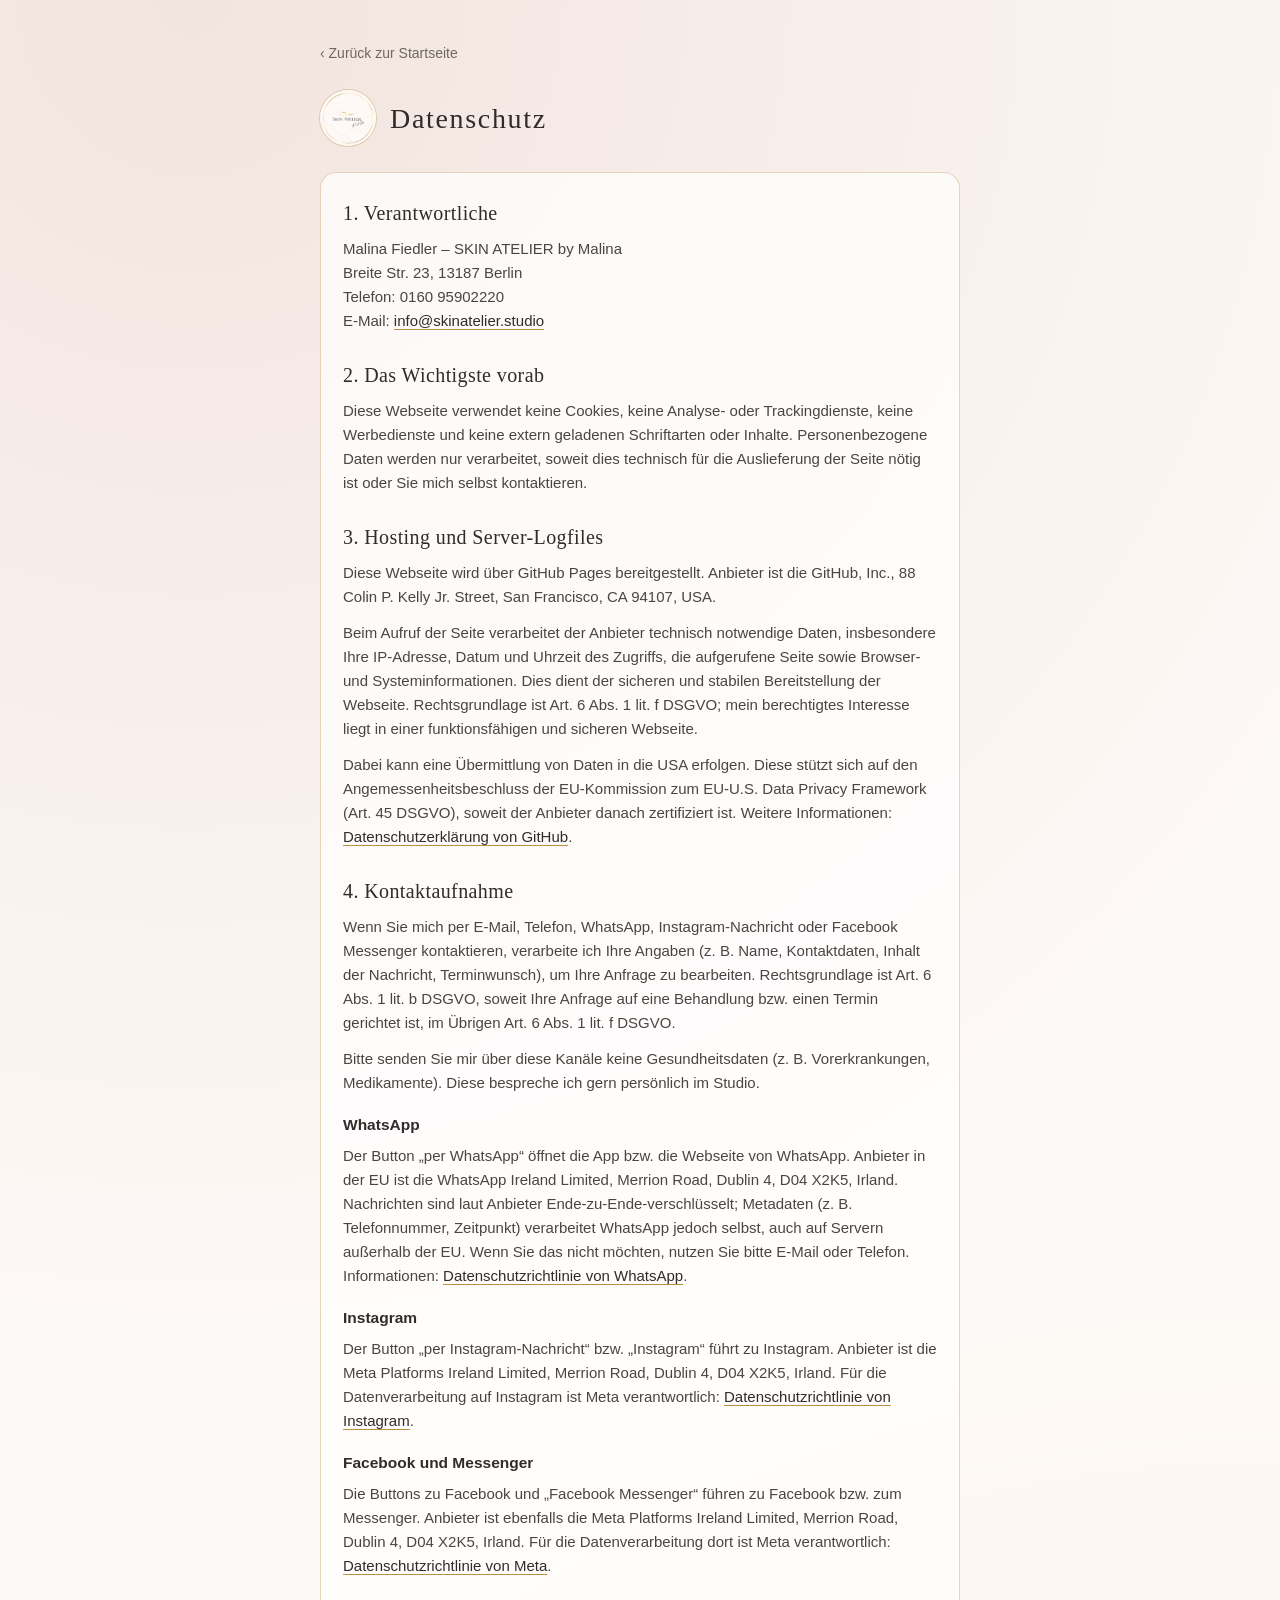
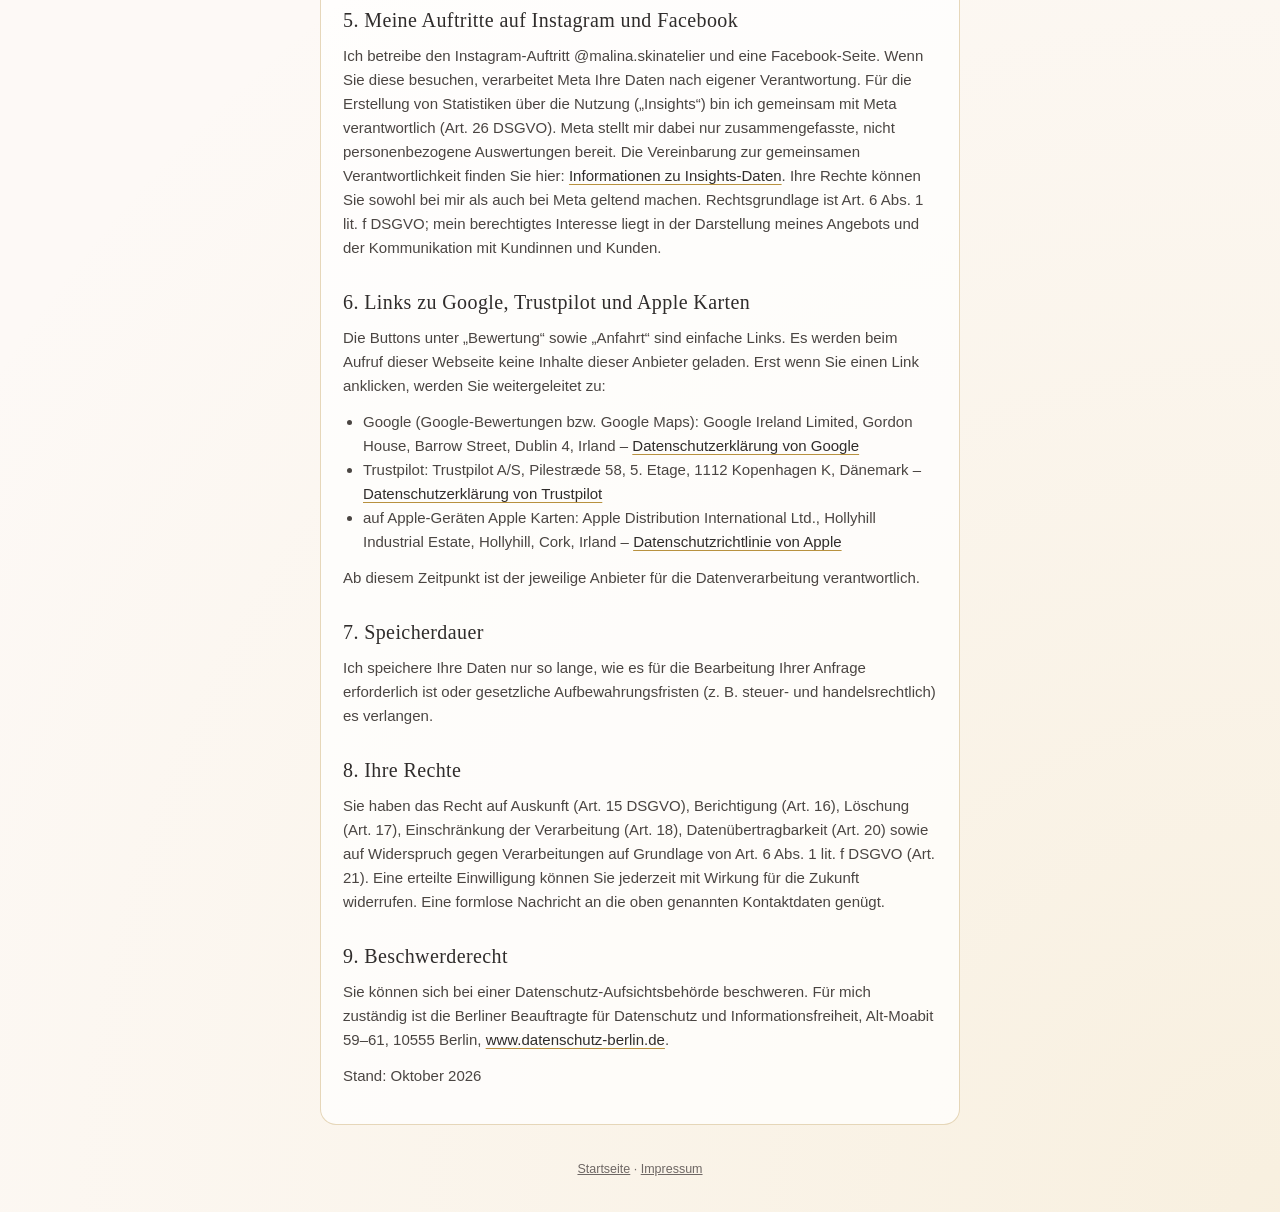
<file: datenschutz.html>
<!DOCTYPE html>
<html lang="de">
<head>
  <meta charset="utf-8">
  <meta name="viewport" content="width=device-width, initial-scale=1, viewport-fit=cover">
  <title>Datenschutz · SKIN ATELIER by Malina</title>
  <meta name="description" content="Datenschutzerklärung von Skin Atelier by Malina, Berlin-Pankow.">
  <meta name="theme-color" content="#fdf9f6">
  <link rel="icon" href="favicon.ico" sizes="any">
  <link rel="icon" type="image/png" sizes="192x192" href="icon-192.png">
  <link rel="apple-touch-icon" href="apple-touch-icon.png">
  <link rel="stylesheet" href="style.css?v=19">
</head>
<body>
  <main class="wrap seite">
    <a class="zurueck" href="index.html">‹ Zurück zur Startseite</a>

    <div class="seitenkopf">
      <img src="logo.jpg" alt="" width="56" height="56">
      <h1>Datenschutz</h1>
    </div>

    <article class="text">
      <h2>1. Verantwortliche</h2>
      <p>
        Malina Fiedler – <span class="marke">SKIN ATELIER</span> by Malina<br>
        Breite Str. 23, 13187 Berlin<br>
        Telefon: 0160 95902220<br>
        E-Mail: <a href="mailto:info@skinatelier.studio">info@skinatelier.studio</a>
      </p>

      <h2>2. Das Wichtigste vorab</h2>
      <p>Diese Webseite verwendet keine Cookies, keine Analyse- oder Trackingdienste, keine Werbedienste und keine extern geladenen Schriftarten oder Inhalte. Personenbezogene Daten werden nur verarbeitet, soweit dies technisch für die Auslieferung der Seite nötig ist oder Sie mich selbst kontaktieren.</p>

      <h2>3. Hosting und Server-Logfiles</h2>
      <p>Diese Webseite wird über GitHub Pages bereitgestellt. Anbieter ist die GitHub, Inc., 88 Colin P. Kelly Jr. Street, San Francisco, CA 94107, USA.</p>
      <p>Beim Aufruf der Seite verarbeitet der Anbieter technisch notwendige Daten, insbesondere Ihre IP-Adresse, Datum und Uhrzeit des Zugriffs, die aufgerufene Seite sowie Browser- und Systeminformationen. Dies dient der sicheren und stabilen Bereitstellung der Webseite. Rechtsgrundlage ist Art. 6 Abs. 1 lit. f DSGVO; mein berechtigtes Interesse liegt in einer funktionsfähigen und sicheren Webseite.</p>
      <p>Dabei kann eine Übermittlung von Daten in die USA erfolgen. Diese stützt sich auf den Angemessenheitsbeschluss der EU-Kommission zum EU-U.S. Data Privacy Framework (Art. 45 DSGVO), soweit der Anbieter danach zertifiziert ist. Weitere Informationen: <a href="https://docs.github.com/de/site-policy/privacy-policies/github-general-privacy-statement" target="_blank" rel="noopener">Datenschutzerklärung von GitHub</a>.</p>

      <h2>4. Kontaktaufnahme</h2>
      <p>Wenn Sie mich per E-Mail, Telefon, WhatsApp, Instagram-Nachricht oder Facebook Messenger kontaktieren, verarbeite ich Ihre Angaben (z. B. Name, Kontaktdaten, Inhalt der Nachricht, Terminwunsch), um Ihre Anfrage zu bearbeiten. Rechtsgrundlage ist Art. 6 Abs. 1 lit. b DSGVO, soweit Ihre Anfrage auf eine Behandlung bzw. einen Termin gerichtet ist, im Übrigen Art. 6 Abs. 1 lit. f DSGVO.</p>
      <p>Bitte senden Sie mir über diese Kanäle keine Gesundheitsdaten (z. B. Vorerkrankungen, Medikamente). Diese bespreche ich gern persönlich im Studio.</p>

      <h3>WhatsApp</h3>
      <p>Der Button „per WhatsApp“ öffnet die App bzw. die Webseite von WhatsApp. Anbieter in der EU ist die WhatsApp Ireland Limited, Merrion Road, Dublin 4, D04 X2K5, Irland. Nachrichten sind laut Anbieter Ende-zu-Ende-verschlüsselt; Metadaten (z. B. Telefonnummer, Zeitpunkt) verarbeitet WhatsApp jedoch selbst, auch auf Servern außerhalb der EU. Wenn Sie das nicht möchten, nutzen Sie bitte E-Mail oder Telefon. Informationen: <a href="https://www.whatsapp.com/legal/privacy-policy-eea" target="_blank" rel="noopener">Datenschutzrichtlinie von WhatsApp</a>.</p>

      <h3>Instagram</h3>
      <p>Der Button „per Instagram-Nachricht“ bzw. „Instagram“ führt zu Instagram. Anbieter ist die Meta Platforms Ireland Limited, Merrion Road, Dublin 4, D04 X2K5, Irland. Für die Datenverarbeitung auf Instagram ist Meta verantwortlich: <a href="https://privacycenter.instagram.com/policy" target="_blank" rel="noopener">Datenschutzrichtlinie von Instagram</a>.</p>

      <h3>Facebook und Messenger</h3>
      <p>Die Buttons zu Facebook und „Facebook Messenger“ führen zu Facebook bzw. zum Messenger. Anbieter ist ebenfalls die Meta Platforms Ireland Limited, Merrion Road, Dublin 4, D04 X2K5, Irland. Für die Datenverarbeitung dort ist Meta verantwortlich: <a href="https://www.facebook.com/privacy/policy/" target="_blank" rel="noopener">Datenschutzrichtlinie von Meta</a>.</p>

      <h2>5. Meine Auftritte auf Instagram und Facebook</h2>
      <p>Ich betreibe den Instagram-Auftritt @malina.skinatelier und eine Facebook-Seite. Wenn Sie diese besuchen, verarbeitet Meta Ihre Daten nach eigener Verantwortung. Für die Erstellung von Statistiken über die Nutzung („Insights“) bin ich gemeinsam mit Meta verantwortlich (Art. 26 DSGVO). Meta stellt mir dabei nur zusammengefasste, nicht personenbezogene Auswertungen bereit. Die Vereinbarung zur gemeinsamen Verantwortlichkeit finden Sie hier: <a href="https://www.facebook.com/legal/terms/information_about_page_insights_data" target="_blank" rel="noopener">Informationen zu Insights-Daten</a>. Ihre Rechte können Sie sowohl bei mir als auch bei Meta geltend machen. Rechtsgrundlage ist Art. 6 Abs. 1 lit. f DSGVO; mein berechtigtes Interesse liegt in der Darstellung meines Angebots und der Kommunikation mit Kundinnen und Kunden.</p>

      <h2>6. Links zu Google, Trustpilot und Apple Karten</h2>
      <p>Die Buttons unter „Bewertung“ sowie „Anfahrt“ sind einfache Links. Es werden beim Aufruf dieser Webseite keine Inhalte dieser Anbieter geladen. Erst wenn Sie einen Link anklicken, werden Sie weitergeleitet zu:</p>
      <ul>
        <li>Google (Google-Bewertungen bzw. Google Maps): Google Ireland Limited, Gordon House, Barrow Street, Dublin 4, Irland – <a href="https://policies.google.com/privacy?hl=de" target="_blank" rel="noopener">Datenschutzerklärung von Google</a></li>
        <li>Trustpilot: Trustpilot A/S, Pilestræde 58, 5. Etage, 1112 Kopenhagen K, Dänemark – <a href="https://de.legal.trustpilot.com/for-reviewers/end-user-privacy-terms" target="_blank" rel="noopener">Datenschutzerklärung von Trustpilot</a></li>
        <li>auf Apple-Geräten Apple Karten: Apple Distribution International Ltd., Hollyhill Industrial Estate, Hollyhill, Cork, Irland – <a href="https://www.apple.com/de/legal/privacy/" target="_blank" rel="noopener">Datenschutzrichtlinie von Apple</a></li>
      </ul>
      <p>Ab diesem Zeitpunkt ist der jeweilige Anbieter für die Datenverarbeitung verantwortlich.</p>

      <h2>7. Speicherdauer</h2>
      <p>Ich speichere Ihre Daten nur so lange, wie es für die Bearbeitung Ihrer Anfrage erforderlich ist oder gesetzliche Aufbewahrungsfristen (z. B. steuer- und handelsrechtlich) es verlangen.</p>

      <h2>8. Ihre Rechte</h2>
      <p>Sie haben das Recht auf Auskunft (Art. 15 DSGVO), Berichtigung (Art. 16), Löschung (Art. 17), Einschränkung der Verarbeitung (Art. 18), Datenübertragbarkeit (Art. 20) sowie auf Widerspruch gegen Verarbeitungen auf Grundlage von Art. 6 Abs. 1 lit. f DSGVO (Art. 21). Eine erteilte Einwilligung können Sie jederzeit mit Wirkung für die Zukunft widerrufen. Eine formlose Nachricht an die oben genannten Kontaktdaten genügt.</p>

      <h2>9. Beschwerderecht</h2>
      <p>Sie können sich bei einer Datenschutz-Aufsichtsbehörde beschweren. Für mich zuständig ist die Berliner Beauftragte für Datenschutz und Informationsfreiheit, Alt-Moabit 59–61, 10555 Berlin, <a href="https://www.datenschutz-berlin.de" target="_blank" rel="noopener">www.datenschutz-berlin.de</a>.</p>

      <p class="stand">Stand: Oktober 2026</p>
    </article>

    <footer class="fuss">
      <a href="index.html">Startseite</a> · <a href="impressum.html">Impressum</a>
    </footer>
  </main>
</body>
</html>
</file>
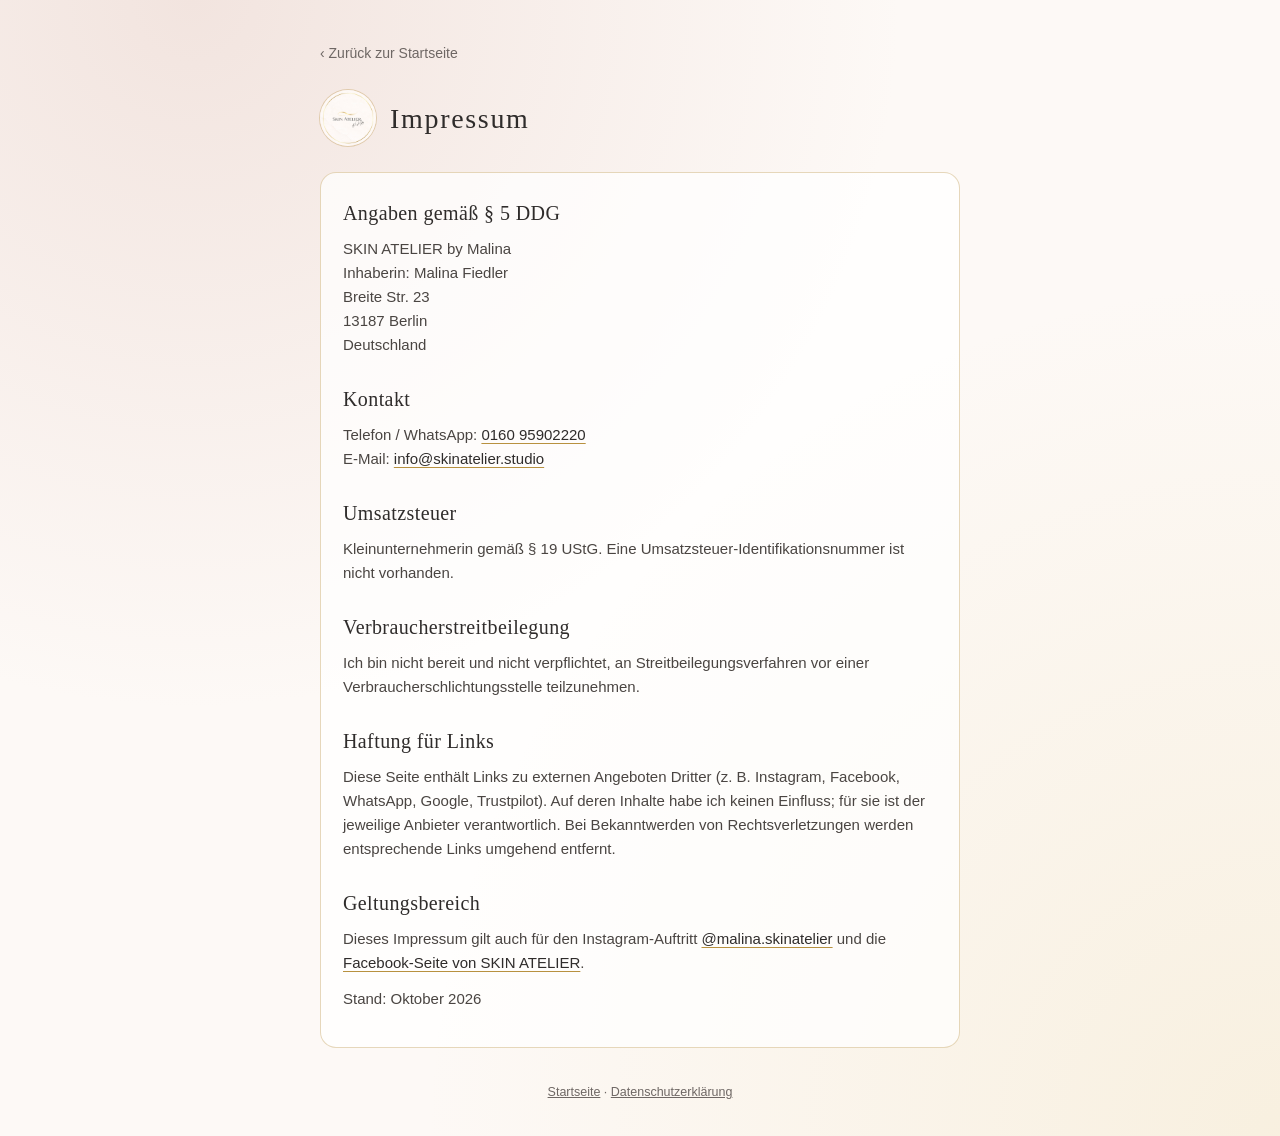
<file: impressum.html>
<!DOCTYPE html>
<html lang="de">
<head>
  <meta charset="utf-8">
  <meta name="viewport" content="width=device-width, initial-scale=1, viewport-fit=cover">
  <title>Impressum · SKIN ATELIER by Malina</title>
  <meta name="description" content="Impressum von Skin Atelier by Malina, Berlin-Pankow.">
  <meta name="theme-color" content="#fdf9f6">
  <link rel="icon" href="favicon.ico" sizes="any">
  <link rel="icon" type="image/png" sizes="192x192" href="icon-192.png">
  <link rel="apple-touch-icon" href="apple-touch-icon.png">
  <link rel="stylesheet" href="style.css?v=19">
</head>
<body>
  <main class="wrap seite">
    <a class="zurueck" href="index.html">‹ Zurück zur Startseite</a>

    <div class="seitenkopf">
      <img src="logo.jpg" alt="" width="56" height="56">
      <h1>Impressum</h1>
    </div>

    <article class="text">
      <h2>Angaben gemäß § 5 DDG</h2>
      <p>
        <span class="marke">SKIN ATELIER</span> by Malina<br>
        Inhaberin: Malina Fiedler<br>
        Breite Str. 23<br>
        13187 Berlin<br>
        Deutschland
      </p>

      <h2>Kontakt</h2>
      <p>
        Telefon / WhatsApp: <a href="tel:+4916095902220">0160 95902220</a><br>
        E-Mail: <a href="mailto:info@skinatelier.studio">info@skinatelier.studio</a>
      </p>

      <h2>Umsatzsteuer</h2>
      <p>Kleinunternehmerin gemäß § 19 UStG. Eine Umsatzsteuer-Identifikationsnummer ist nicht vorhanden.</p>

      <h2>Verbraucherstreitbeilegung</h2>
      <p>Ich bin nicht bereit und nicht verpflichtet, an Streitbeilegungsverfahren vor einer Verbraucherschlichtungsstelle teilzunehmen.</p>

      <h2>Haftung für Links</h2>
      <p>Diese Seite enthält Links zu externen Angeboten Dritter (z. B. Instagram, Facebook, WhatsApp, Google, Trustpilot). Auf deren Inhalte habe ich keinen Einfluss; für sie ist der jeweilige Anbieter verantwortlich. Bei Bekanntwerden von Rechtsverletzungen werden entsprechende Links umgehend entfernt.</p>

      <h2>Geltungsbereich</h2>
      <p>Dieses Impressum gilt auch für den Instagram-Auftritt <a href="https://www.instagram.com/malina.skinatelier/" target="_blank" rel="noopener">@malina.skinatelier</a> und die <a href="https://www.facebook.com/p/Skin-Atelier-by-Malina-61595661551992/" target="_blank" rel="noopener">Facebook-Seite von SKIN ATELIER</a>.</p>

      <p class="stand">Stand: Oktober 2026</p>
    </article>

    <footer class="fuss">
      <a href="index.html">Startseite</a> · <a href="datenschutz.html">Datenschutzerklärung</a>
    </footer>
  </main>
</body>
</html>
</file>
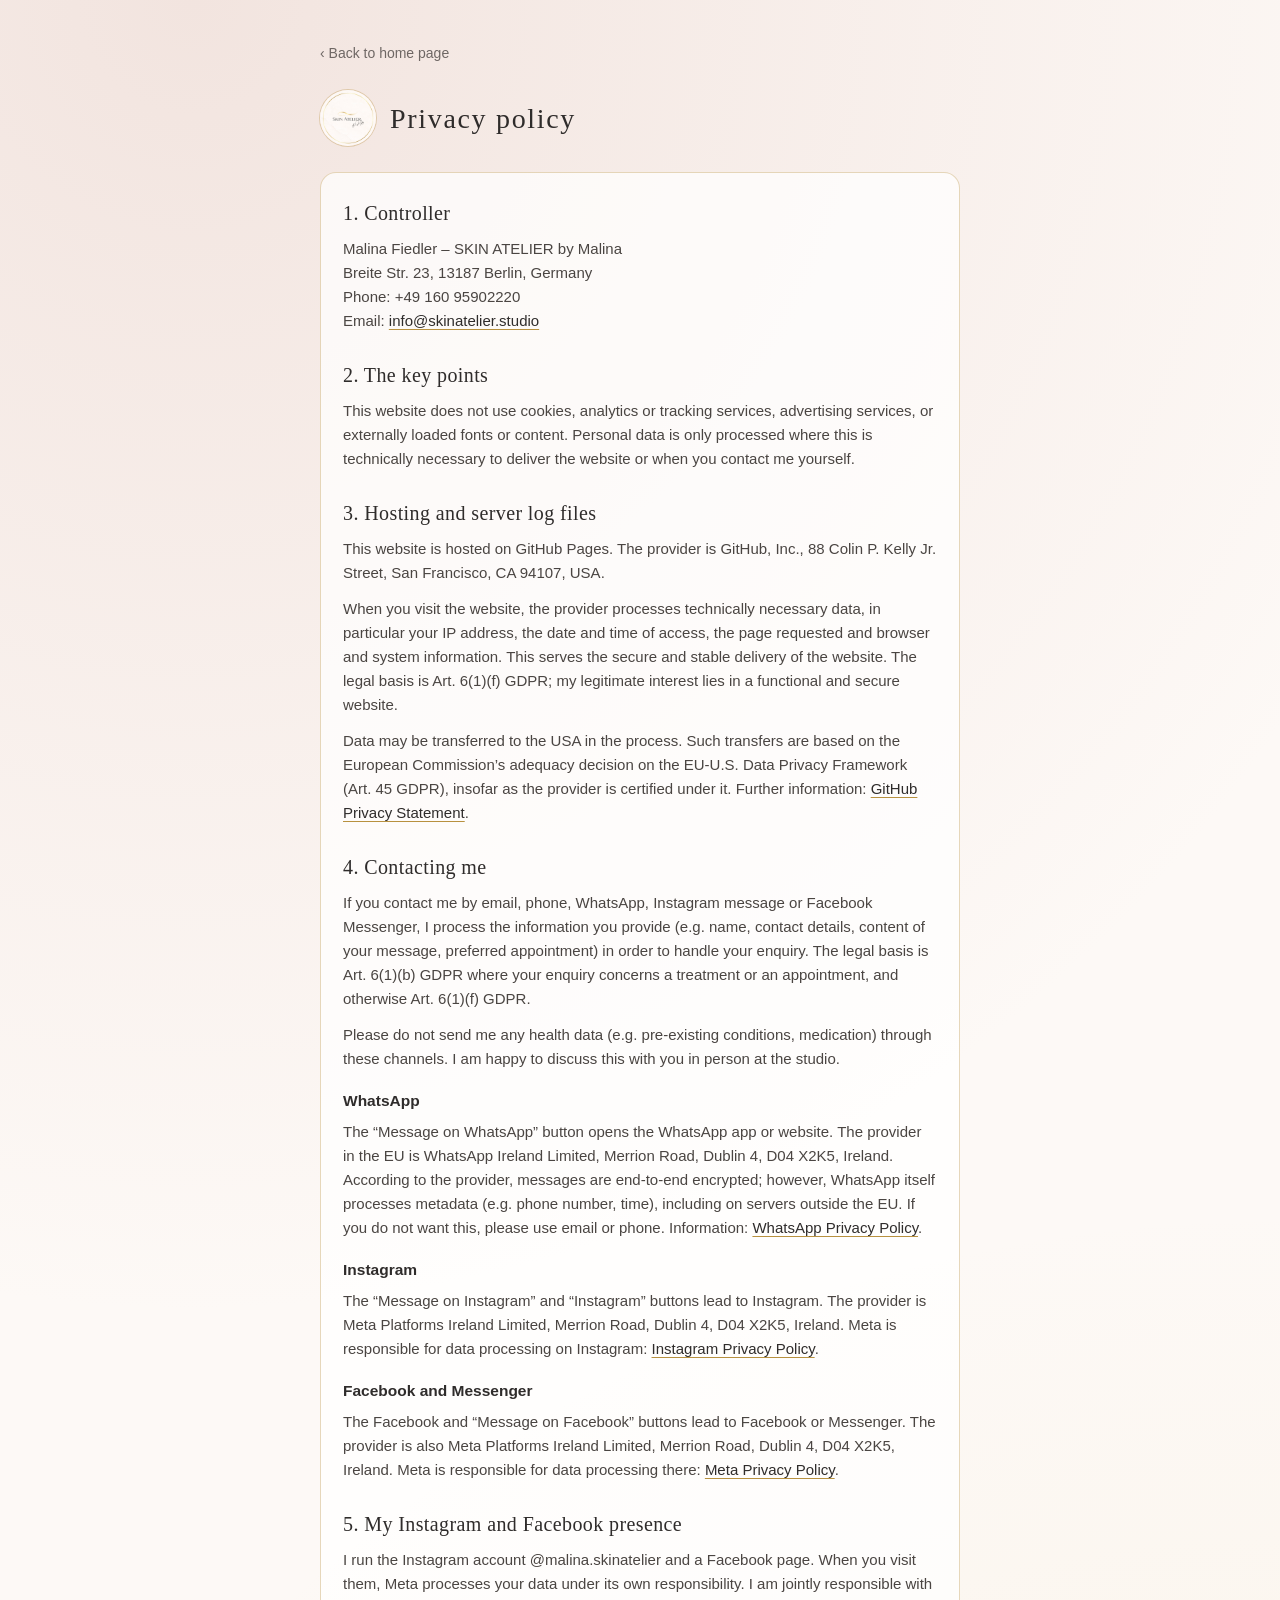
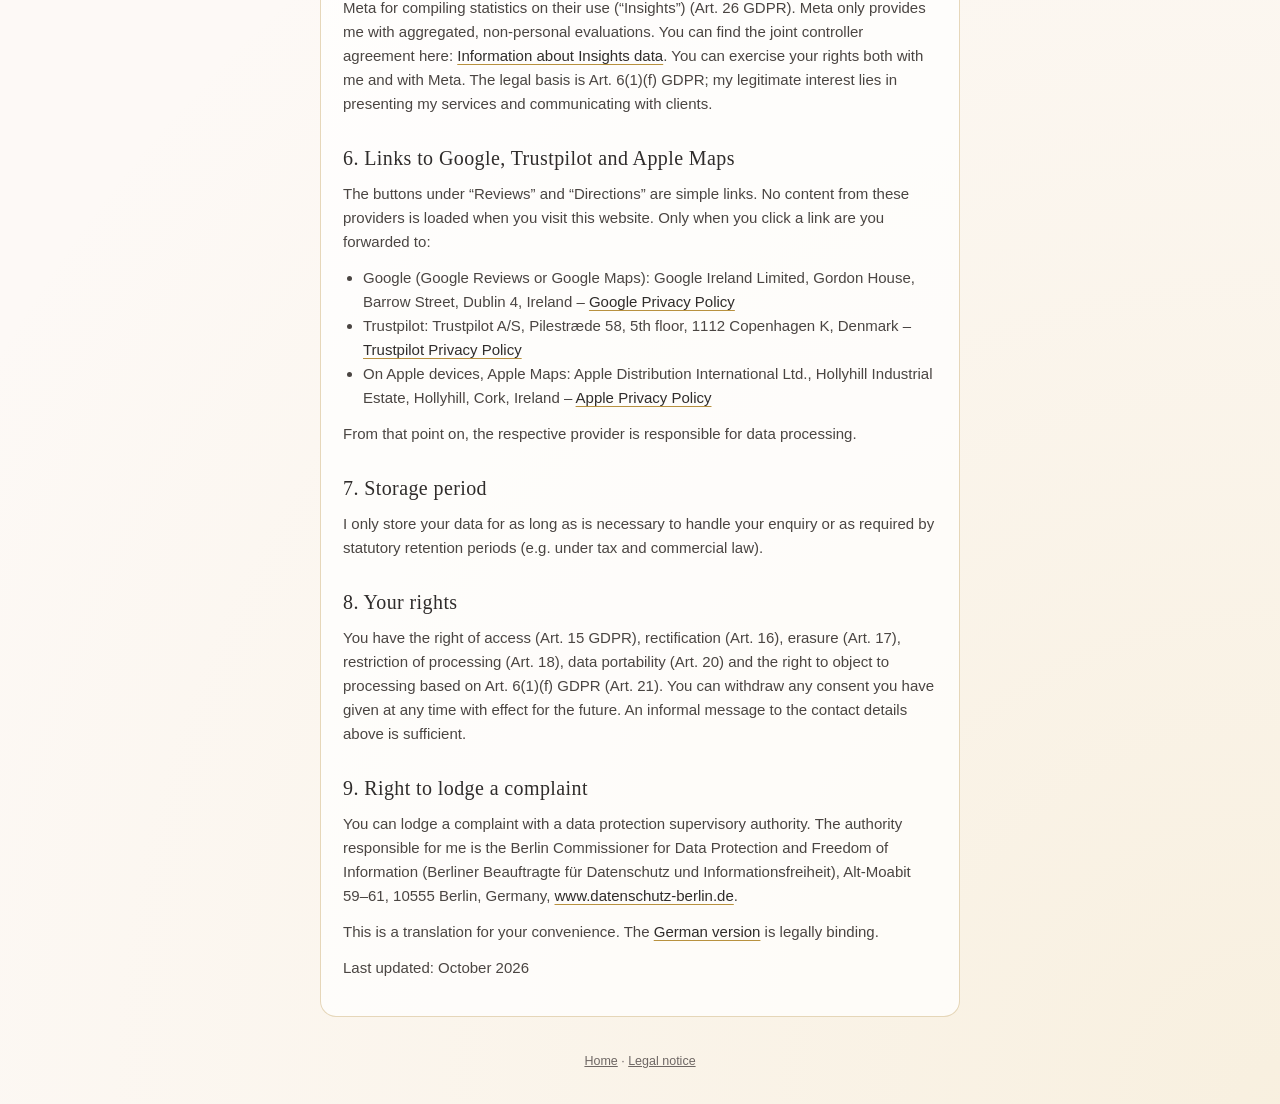
<file: en/datenschutz.html>
<!DOCTYPE html>
<html lang="en">
<head>
  <meta charset="utf-8">
  <meta name="viewport" content="width=device-width, initial-scale=1, viewport-fit=cover">
  <title>Privacy policy · SKIN ATELIER by Malina</title>
  <meta name="description" content="Privacy policy of Skin Atelier by Malina, Berlin-Pankow.">
  <meta name="theme-color" content="#fdf9f6">
  <link rel="icon" href="../favicon.ico" sizes="any">
  <link rel="icon" type="image/png" sizes="192x192" href="../icon-192.png">
  <link rel="apple-touch-icon" href="../apple-touch-icon.png">
  <link rel="stylesheet" href="../style.css?v=28">
</head>
<body>
  <main class="wrap seite">
    <a class="zurueck" href="index.html">‹ Back to home page</a>

    <div class="seitenkopf">
      <img src="../logo.jpg" alt="" width="56" height="56">
      <h1>Privacy policy</h1>
    </div>

    <article class="text">
      <h2>1. Controller</h2>
      <p>
        Malina Fiedler – <span class="marke">SKIN ATELIER</span> by Malina<br>
        Breite Str. 23, 13187 Berlin, Germany<br>
        Phone: +49 160 95902220<br>
        Email: <a href="mailto:info@skinatelier.studio">info@skinatelier.studio</a>
      </p>

      <h2>2. The key points</h2>
      <p>This website does not use cookies, analytics or tracking services, advertising services, or externally loaded fonts or content. Personal data is only processed where this is technically necessary to deliver the website or when you contact me yourself.</p>

      <h2>3. Hosting and server log files</h2>
      <p>This website is hosted on GitHub Pages. The provider is GitHub, Inc., 88 Colin P. Kelly Jr. Street, San Francisco, CA 94107, USA.</p>
      <p>When you visit the website, the provider processes technically necessary data, in particular your IP address, the date and time of access, the page requested and browser and system information. This serves the secure and stable delivery of the website. The legal basis is Art. 6(1)(f) GDPR; my legitimate interest lies in a functional and secure website.</p>
      <p>Data may be transferred to the USA in the process. Such transfers are based on the European Commission’s adequacy decision on the EU-U.S. Data Privacy Framework (Art. 45 GDPR), insofar as the provider is certified under it. Further information: <a href="https://docs.github.com/en/site-policy/privacy-policies/github-general-privacy-statement" target="_blank" rel="noopener">GitHub Privacy Statement</a>.</p>

      <h2>4. Contacting me</h2>
      <p>If you contact me by email, phone, WhatsApp, Instagram message or Facebook Messenger, I process the information you provide (e.g. name, contact details, content of your message, preferred appointment) in order to handle your enquiry. The legal basis is Art. 6(1)(b) GDPR where your enquiry concerns a treatment or an appointment, and otherwise Art. 6(1)(f) GDPR.</p>
      <p>Please do not send me any health data (e.g. pre-existing conditions, medication) through these channels. I am happy to discuss this with you in person at the studio.</p>

      <h3>WhatsApp</h3>
      <p>The “Message on WhatsApp” button opens the WhatsApp app or website. The provider in the EU is WhatsApp Ireland Limited, Merrion Road, Dublin 4, D04 X2K5, Ireland. According to the provider, messages are end-to-end encrypted; however, WhatsApp itself processes metadata (e.g. phone number, time), including on servers outside the EU. If you do not want this, please use email or phone. Information: <a href="https://www.whatsapp.com/legal/privacy-policy-eea" target="_blank" rel="noopener">WhatsApp Privacy Policy</a>.</p>

      <h3>Instagram</h3>
      <p>The “Message on Instagram” and “Instagram” buttons lead to Instagram. The provider is Meta Platforms Ireland Limited, Merrion Road, Dublin 4, D04 X2K5, Ireland. Meta is responsible for data processing on Instagram: <a href="https://privacycenter.instagram.com/policy" target="_blank" rel="noopener">Instagram Privacy Policy</a>.</p>

      <h3>Facebook and Messenger</h3>
      <p>The Facebook and “Message on Facebook” buttons lead to Facebook or Messenger. The provider is also Meta Platforms Ireland Limited, Merrion Road, Dublin 4, D04 X2K5, Ireland. Meta is responsible for data processing there: <a href="https://www.facebook.com/privacy/policy/" target="_blank" rel="noopener">Meta Privacy Policy</a>.</p>

      <h2>5. My Instagram and Facebook presence</h2>
      <p>I run the Instagram account @malina.skinatelier and a Facebook page. When you visit them, Meta processes your data under its own responsibility. I am jointly responsible with Meta for compiling statistics on their use (“Insights”) (Art. 26 GDPR). Meta only provides me with aggregated, non-personal evaluations. You can find the joint controller agreement here: <a href="https://www.facebook.com/legal/terms/information_about_page_insights_data" target="_blank" rel="noopener">Information about Insights data</a>. You can exercise your rights both with me and with Meta. The legal basis is Art. 6(1)(f) GDPR; my legitimate interest lies in presenting my services and communicating with clients.</p>

      <h2>6. Links to Google, Trustpilot and Apple Maps</h2>
      <p>The buttons under “Reviews” and “Directions” are simple links. No content from these providers is loaded when you visit this website. Only when you click a link are you forwarded to:</p>
      <ul>
        <li>Google (Google Reviews or Google Maps): Google Ireland Limited, Gordon House, Barrow Street, Dublin 4, Ireland – <a href="https://policies.google.com/privacy?hl=en" target="_blank" rel="noopener">Google Privacy Policy</a></li>
        <li>Trustpilot: Trustpilot A/S, Pilestræde 58, 5th floor, 1112 Copenhagen K, Denmark – <a href="https://legal.trustpilot.com/for-reviewers/end-user-privacy-terms" target="_blank" rel="noopener">Trustpilot Privacy Policy</a></li>
        <li>On Apple devices, Apple Maps: Apple Distribution International Ltd., Hollyhill Industrial Estate, Hollyhill, Cork, Ireland – <a href="https://www.apple.com/legal/privacy/" target="_blank" rel="noopener">Apple Privacy Policy</a></li>
      </ul>
      <p>From that point on, the respective provider is responsible for data processing.</p>

      <h2>7. Storage period</h2>
      <p>I only store your data for as long as is necessary to handle your enquiry or as required by statutory retention periods (e.g. under tax and commercial law).</p>

      <h2>8. Your rights</h2>
      <p>You have the right of access (Art. 15 GDPR), rectification (Art. 16), erasure (Art. 17), restriction of processing (Art. 18), data portability (Art. 20) and the right to object to processing based on Art. 6(1)(f) GDPR (Art. 21). You can withdraw any consent you have given at any time with effect for the future. An informal message to the contact details above is sufficient.</p>

      <h2>9. Right to lodge a complaint</h2>
      <p>You can lodge a complaint with a data protection supervisory authority. The authority responsible for me is the Berlin Commissioner for Data Protection and Freedom of Information (Berliner Beauftragte für Datenschutz und Informationsfreiheit), Alt-Moabit 59–61, 10555 Berlin, Germany, <a href="https://www.datenschutz-berlin.de" target="_blank" rel="noopener">www.datenschutz-berlin.de</a>.</p>

      <p>This is a translation for your convenience. The <a href="../datenschutz.html">German version</a> is legally binding.</p>

      <p class="stand">Last updated: October 2026</p>
    </article>

    <footer class="fuss">
      <a href="index.html">Home</a> · <a href="impressum.html">Legal notice</a>
    </footer>
  </main>
</body>
</html>
</file>
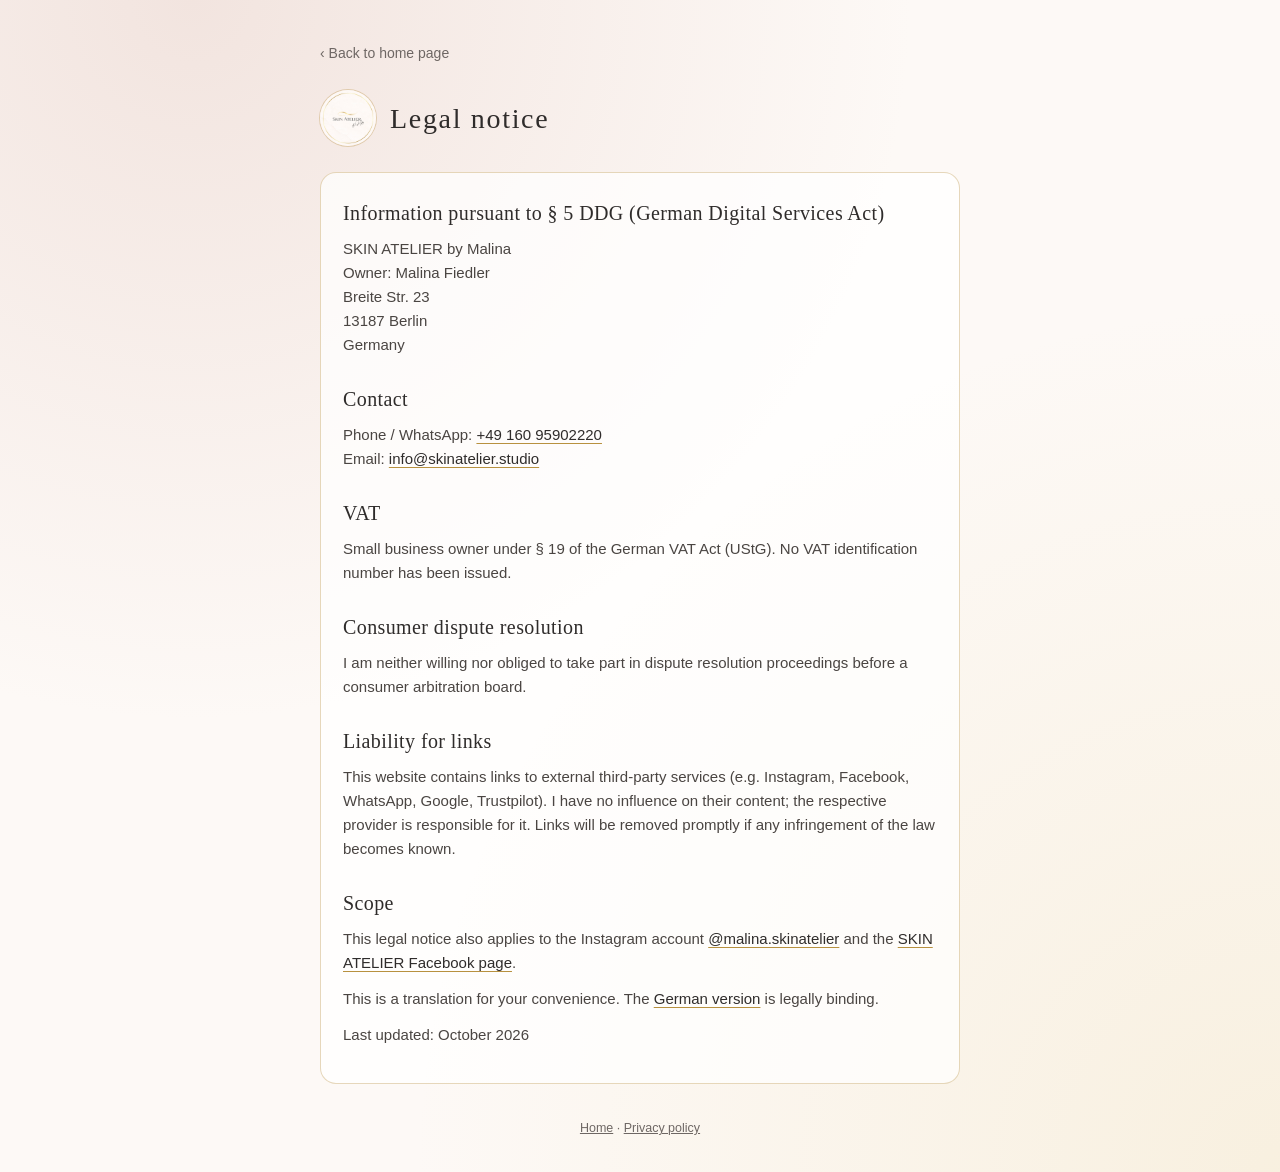
<file: en/impressum.html>
<!DOCTYPE html>
<html lang="en">
<head>
  <meta charset="utf-8">
  <meta name="viewport" content="width=device-width, initial-scale=1, viewport-fit=cover">
  <title>Legal notice · SKIN ATELIER by Malina</title>
  <meta name="description" content="Legal notice of Skin Atelier by Malina, Berlin-Pankow.">
  <meta name="theme-color" content="#fdf9f6">
  <link rel="icon" href="../favicon.ico" sizes="any">
  <link rel="icon" type="image/png" sizes="192x192" href="../icon-192.png">
  <link rel="apple-touch-icon" href="../apple-touch-icon.png">
  <link rel="stylesheet" href="../style.css?v=28">
</head>
<body>
  <main class="wrap seite">
    <a class="zurueck" href="index.html">‹ Back to home page</a>

    <div class="seitenkopf">
      <img src="../logo.jpg" alt="" width="56" height="56">
      <h1>Legal notice</h1>
    </div>

    <article class="text">
      <h2>Information pursuant to § 5 DDG (German Digital Services Act)</h2>
      <p>
        <span class="marke">SKIN ATELIER</span> by Malina<br>
        Owner: Malina Fiedler<br>
        Breite Str. 23<br>
        13187 Berlin<br>
        Germany
      </p>

      <h2>Contact</h2>
      <p>
        Phone / WhatsApp: <a href="tel:+4916095902220">+49 160 95902220</a><br>
        Email: <a href="mailto:info@skinatelier.studio">info@skinatelier.studio</a>
      </p>

      <h2>VAT</h2>
      <p>Small business owner under § 19 of the German VAT Act (UStG). No VAT identification number has been issued.</p>

      <h2>Consumer dispute resolution</h2>
      <p>I am neither willing nor obliged to take part in dispute resolution proceedings before a consumer arbitration board.</p>

      <h2>Liability for links</h2>
      <p>This website contains links to external third-party services (e.g. Instagram, Facebook, WhatsApp, Google, Trustpilot). I have no influence on their content; the respective provider is responsible for it. Links will be removed promptly if any infringement of the law becomes known.</p>

      <h2>Scope</h2>
      <p>This legal notice also applies to the Instagram account <a href="https://www.instagram.com/malina.skinatelier/" target="_blank" rel="noopener">@malina.skinatelier</a> and the <a href="https://www.facebook.com/p/Skin-Atelier-by-Malina-61595661551992/" target="_blank" rel="noopener">SKIN ATELIER Facebook page</a>.</p>

      <p>This is a translation for your convenience. The <a href="../impressum.html">German version</a> is legally binding.</p>

      <p class="stand">Last updated: October 2026</p>
    </article>

    <footer class="fuss">
      <a href="index.html">Home</a> · <a href="datenschutz.html">Privacy policy</a>
    </footer>
  </main>
</body>
</html>
</file>
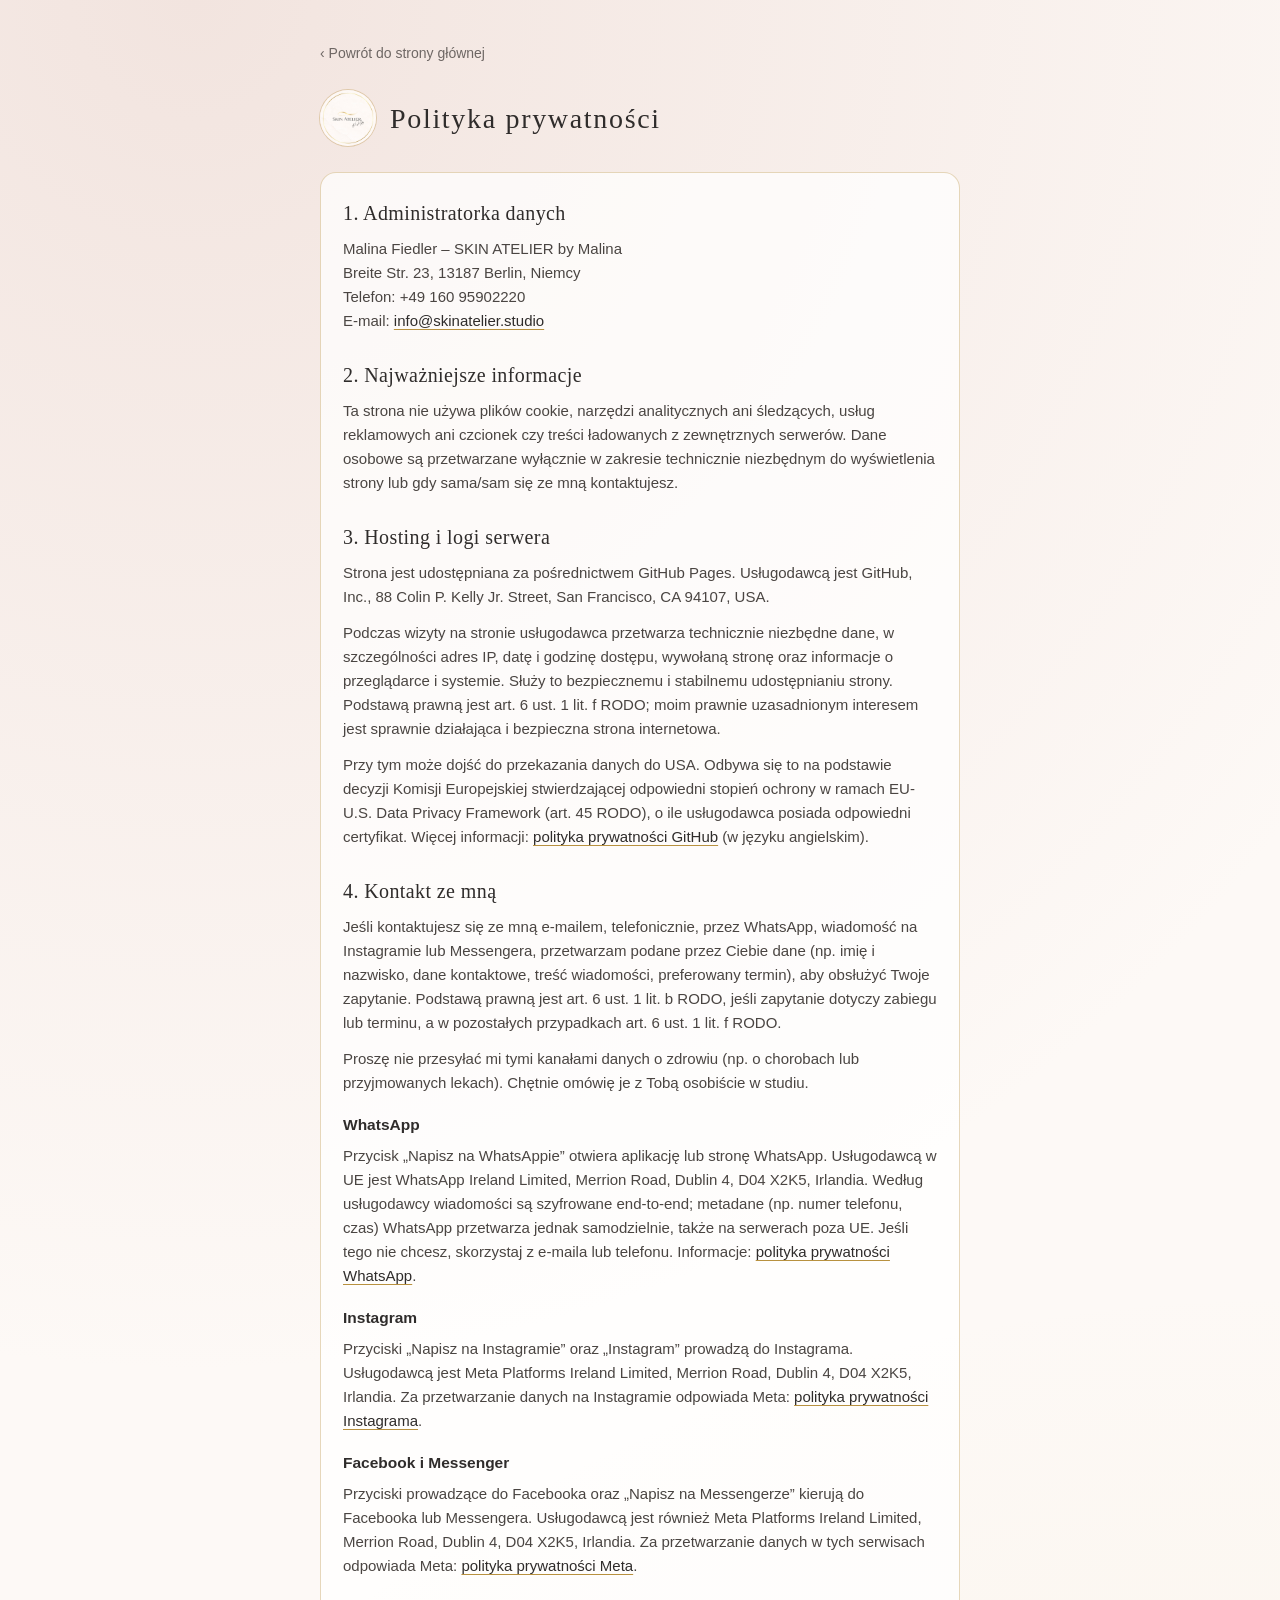
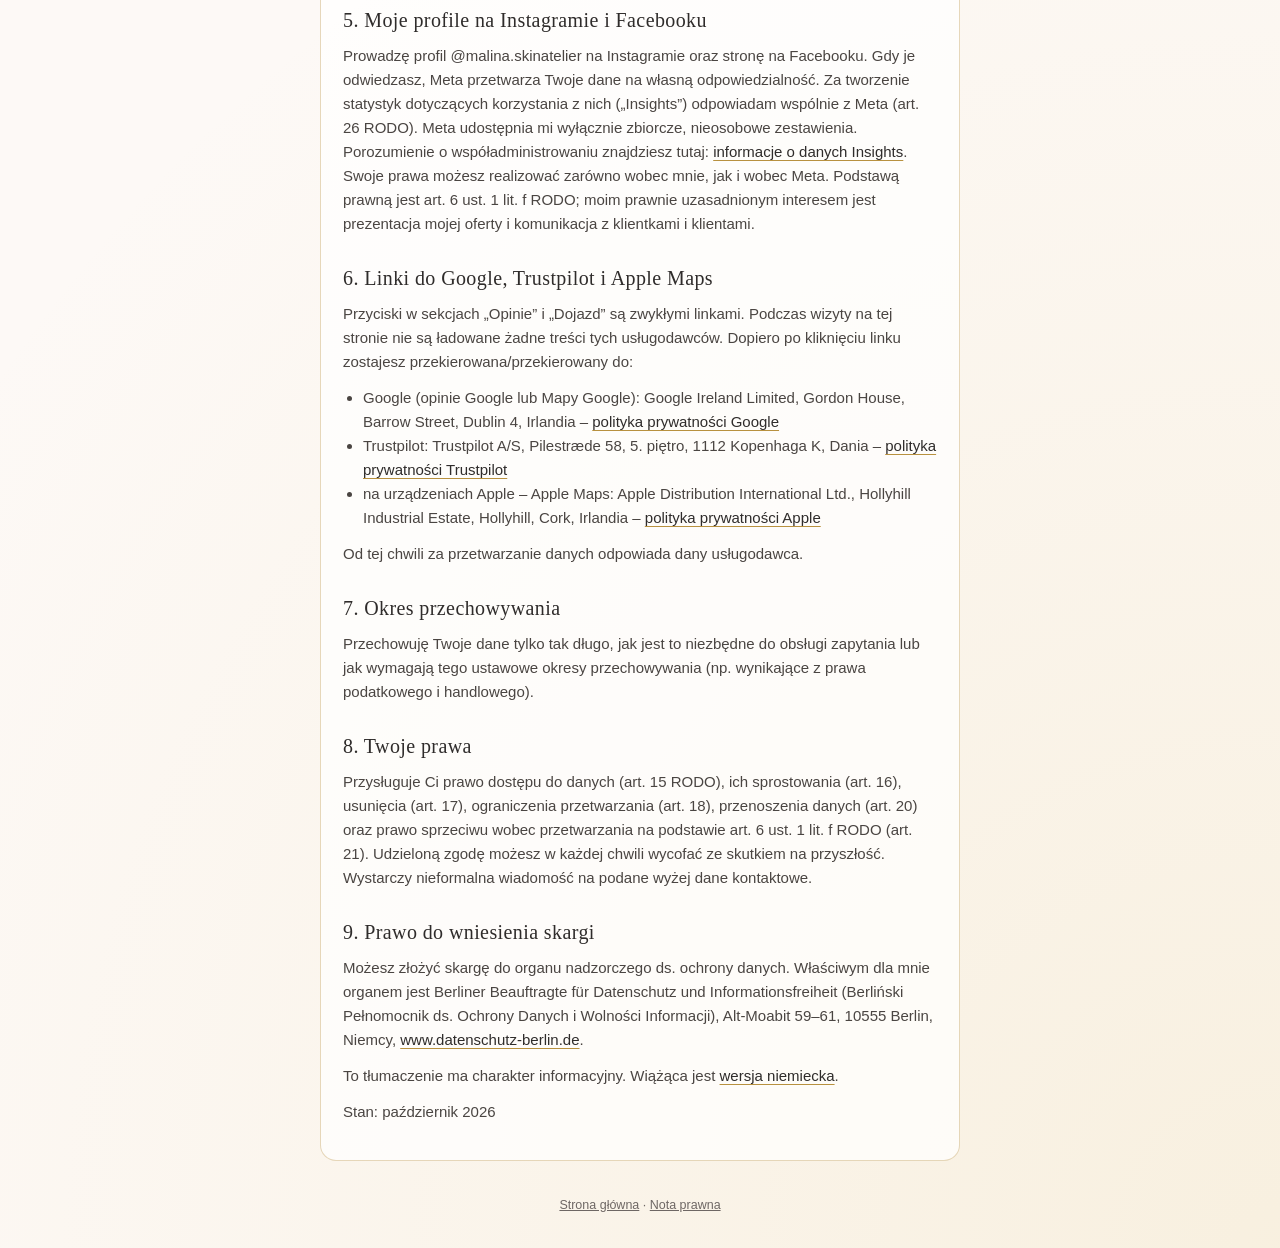
<file: pl/datenschutz.html>
<!DOCTYPE html>
<html lang="pl">
<head>
  <meta charset="utf-8">
  <meta name="viewport" content="width=device-width, initial-scale=1, viewport-fit=cover">
  <title>Polityka prywatności · SKIN ATELIER by Malina</title>
  <meta name="description" content="Polityka prywatności Skin Atelier by Malina, Berlin-Pankow.">
  <meta name="theme-color" content="#fdf9f6">
  <link rel="icon" href="../favicon.ico" sizes="any">
  <link rel="icon" type="image/png" sizes="192x192" href="../icon-192.png">
  <link rel="apple-touch-icon" href="../apple-touch-icon.png">
  <link rel="stylesheet" href="../style.css?v=28">
</head>
<body>
  <main class="wrap seite">
    <a class="zurueck" href="index.html">‹ Powrót do strony głównej</a>

    <div class="seitenkopf">
      <img src="../logo.jpg" alt="" width="56" height="56">
      <h1>Polityka prywatności</h1>
    </div>

    <article class="text">
      <h2>1. Administratorka danych</h2>
      <p>
        Malina Fiedler – <span class="marke">SKIN ATELIER</span> by Malina<br>
        Breite Str. 23, 13187 Berlin, Niemcy<br>
        Telefon: +49 160 95902220<br>
        E-mail: <a href="mailto:info@skinatelier.studio">info@skinatelier.studio</a>
      </p>

      <h2>2. Najważniejsze informacje</h2>
      <p>Ta strona nie używa plików cookie, narzędzi analitycznych ani śledzących, usług reklamowych ani czcionek czy treści ładowanych z zewnętrznych serwerów. Dane osobowe są przetwarzane wyłącznie w zakresie technicznie niezbędnym do wyświetlenia strony lub gdy sama/sam się ze mną kontaktujesz.</p>

      <h2>3. Hosting i logi serwera</h2>
      <p>Strona jest udostępniana za pośrednictwem GitHub Pages. Usługodawcą jest GitHub, Inc., 88 Colin P. Kelly Jr. Street, San Francisco, CA 94107, USA.</p>
      <p>Podczas wizyty na stronie usługodawca przetwarza technicznie niezbędne dane, w szczególności adres IP, datę i godzinę dostępu, wywołaną stronę oraz informacje o przeglądarce i systemie. Służy to bezpiecznemu i stabilnemu udostępnianiu strony. Podstawą prawną jest art. 6 ust. 1 lit. f RODO; moim prawnie uzasadnionym interesem jest sprawnie działająca i bezpieczna strona internetowa.</p>
      <p>Przy tym może dojść do przekazania danych do USA. Odbywa się to na podstawie decyzji Komisji Europejskiej stwierdzającej odpowiedni stopień ochrony w ramach EU-U.S. Data Privacy Framework (art. 45 RODO), o ile usługodawca posiada odpowiedni certyfikat. Więcej informacji: <a href="https://docs.github.com/en/site-policy/privacy-policies/github-general-privacy-statement" target="_blank" rel="noopener">polityka prywatności GitHub</a> (w języku angielskim).</p>

      <h2>4. Kontakt ze mną</h2>
      <p>Jeśli kontaktujesz się ze mną e-mailem, telefonicznie, przez WhatsApp, wiadomość na Instagramie lub Messengera, przetwarzam podane przez Ciebie dane (np. imię i nazwisko, dane kontaktowe, treść wiadomości, preferowany termin), aby obsłużyć Twoje zapytanie. Podstawą prawną jest art. 6 ust. 1 lit. b RODO, jeśli zapytanie dotyczy zabiegu lub terminu, a w pozostałych przypadkach art. 6 ust. 1 lit. f RODO.</p>
      <p>Proszę nie przesyłać mi tymi kanałami danych o zdrowiu (np. o chorobach lub przyjmowanych lekach). Chętnie omówię je z Tobą osobiście w studiu.</p>

      <h3>WhatsApp</h3>
      <p>Przycisk „Napisz na WhatsAppie” otwiera aplikację lub stronę WhatsApp. Usługodawcą w UE jest WhatsApp Ireland Limited, Merrion Road, Dublin 4, D04 X2K5, Irlandia. Według usługodawcy wiadomości są szyfrowane end-to-end; metadane (np. numer telefonu, czas) WhatsApp przetwarza jednak samodzielnie, także na serwerach poza UE. Jeśli tego nie chcesz, skorzystaj z e-maila lub telefonu. Informacje: <a href="https://www.whatsapp.com/legal/privacy-policy-eea" target="_blank" rel="noopener">polityka prywatności WhatsApp</a>.</p>

      <h3>Instagram</h3>
      <p>Przyciski „Napisz na Instagramie” oraz „Instagram” prowadzą do Instagrama. Usługodawcą jest Meta Platforms Ireland Limited, Merrion Road, Dublin 4, D04 X2K5, Irlandia. Za przetwarzanie danych na Instagramie odpowiada Meta: <a href="https://privacycenter.instagram.com/policy" target="_blank" rel="noopener">polityka prywatności Instagrama</a>.</p>

      <h3>Facebook i Messenger</h3>
      <p>Przyciski prowadzące do Facebooka oraz „Napisz na Messengerze” kierują do Facebooka lub Messengera. Usługodawcą jest również Meta Platforms Ireland Limited, Merrion Road, Dublin 4, D04 X2K5, Irlandia. Za przetwarzanie danych w tych serwisach odpowiada Meta: <a href="https://www.facebook.com/privacy/policy/" target="_blank" rel="noopener">polityka prywatności Meta</a>.</p>

      <h2>5. Moje profile na Instagramie i Facebooku</h2>
      <p>Prowadzę profil @malina.skinatelier na Instagramie oraz stronę na Facebooku. Gdy je odwiedzasz, Meta przetwarza Twoje dane na własną odpowiedzialność. Za tworzenie statystyk dotyczących korzystania z nich („Insights”) odpowiadam wspólnie z Meta (art. 26 RODO). Meta udostępnia mi wyłącznie zbiorcze, nieosobowe zestawienia. Porozumienie o współadministrowaniu znajdziesz tutaj: <a href="https://www.facebook.com/legal/terms/information_about_page_insights_data" target="_blank" rel="noopener">informacje o danych Insights</a>. Swoje prawa możesz realizować zarówno wobec mnie, jak i wobec Meta. Podstawą prawną jest art. 6 ust. 1 lit. f RODO; moim prawnie uzasadnionym interesem jest prezentacja mojej oferty i komunikacja z klientkami i klientami.</p>

      <h2>6. Linki do Google, Trustpilot i Apple Maps</h2>
      <p>Przyciski w sekcjach „Opinie” i „Dojazd” są zwykłymi linkami. Podczas wizyty na tej stronie nie są ładowane żadne treści tych usługodawców. Dopiero po kliknięciu linku zostajesz przekierowana/przekierowany do:</p>
      <ul>
        <li>Google (opinie Google lub Mapy Google): Google Ireland Limited, Gordon House, Barrow Street, Dublin 4, Irlandia – <a href="https://policies.google.com/privacy?hl=pl" target="_blank" rel="noopener">polityka prywatności Google</a></li>
        <li>Trustpilot: Trustpilot A/S, Pilestræde 58, 5. piętro, 1112 Kopenhaga K, Dania – <a href="https://legal.trustpilot.com/for-reviewers/end-user-privacy-terms" target="_blank" rel="noopener">polityka prywatności Trustpilot</a></li>
        <li>na urządzeniach Apple – Apple Maps: Apple Distribution International Ltd., Hollyhill Industrial Estate, Hollyhill, Cork, Irlandia – <a href="https://www.apple.com/pl/legal/privacy/" target="_blank" rel="noopener">polityka prywatności Apple</a></li>
      </ul>
      <p>Od tej chwili za przetwarzanie danych odpowiada dany usługodawca.</p>

      <h2>7. Okres przechowywania</h2>
      <p>Przechowuję Twoje dane tylko tak długo, jak jest to niezbędne do obsługi zapytania lub jak wymagają tego ustawowe okresy przechowywania (np. wynikające z prawa podatkowego i handlowego).</p>

      <h2>8. Twoje prawa</h2>
      <p>Przysługuje Ci prawo dostępu do danych (art. 15 RODO), ich sprostowania (art. 16), usunięcia (art. 17), ograniczenia przetwarzania (art. 18), przenoszenia danych (art. 20) oraz prawo sprzeciwu wobec przetwarzania na podstawie art. 6 ust. 1 lit. f RODO (art. 21). Udzieloną zgodę możesz w każdej chwili wycofać ze skutkiem na przyszłość. Wystarczy nieformalna wiadomość na podane wyżej dane kontaktowe.</p>

      <h2>9. Prawo do wniesienia skargi</h2>
      <p>Możesz złożyć skargę do organu nadzorczego ds. ochrony danych. Właściwym dla mnie organem jest Berliner Beauftragte für Datenschutz und Informationsfreiheit (Berliński Pełnomocnik ds. Ochrony Danych i Wolności Informacji), Alt-Moabit 59–61, 10555 Berlin, Niemcy, <a href="https://www.datenschutz-berlin.de" target="_blank" rel="noopener">www.datenschutz-berlin.de</a>.</p>

      <p>To tłumaczenie ma charakter informacyjny. Wiążąca jest <a href="../datenschutz.html">wersja niemiecka</a>.</p>

      <p class="stand">Stan: październik 2026</p>
    </article>

    <footer class="fuss">
      <a href="index.html">Strona główna</a> · <a href="impressum.html">Nota prawna</a>
    </footer>
  </main>
</body>
</html>
</file>
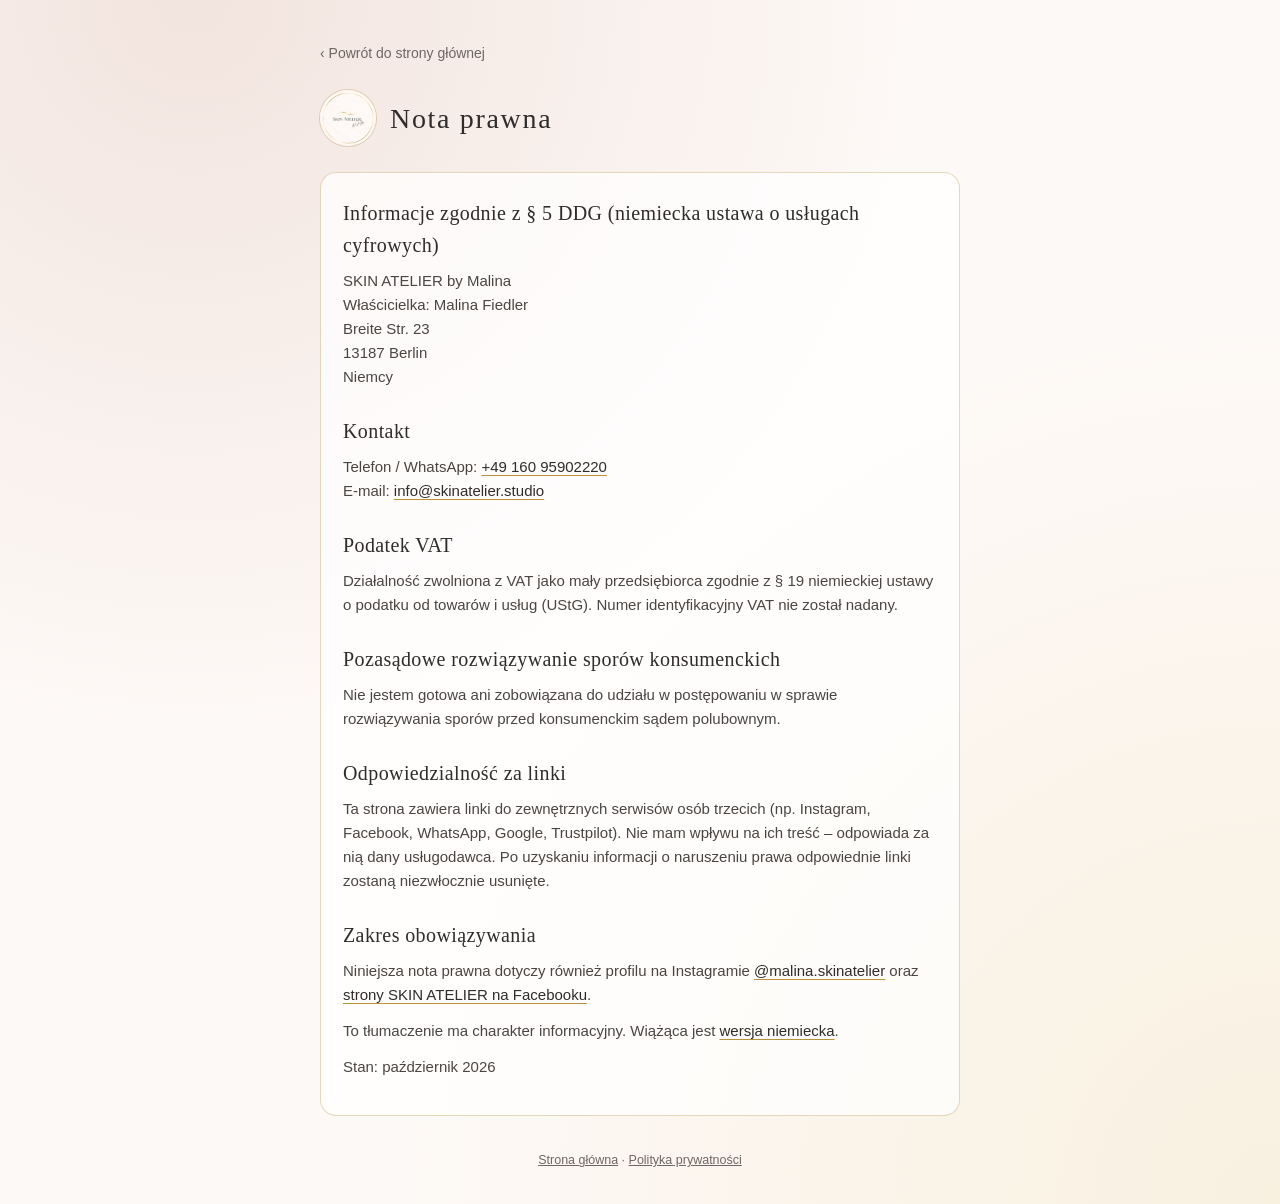
<file: pl/impressum.html>
<!DOCTYPE html>
<html lang="pl">
<head>
  <meta charset="utf-8">
  <meta name="viewport" content="width=device-width, initial-scale=1, viewport-fit=cover">
  <title>Nota prawna · SKIN ATELIER by Malina</title>
  <meta name="description" content="Nota prawna Skin Atelier by Malina, Berlin-Pankow.">
  <meta name="theme-color" content="#fdf9f6">
  <link rel="icon" href="../favicon.ico" sizes="any">
  <link rel="icon" type="image/png" sizes="192x192" href="../icon-192.png">
  <link rel="apple-touch-icon" href="../apple-touch-icon.png">
  <link rel="stylesheet" href="../style.css?v=28">
</head>
<body>
  <main class="wrap seite">
    <a class="zurueck" href="index.html">‹ Powrót do strony głównej</a>

    <div class="seitenkopf">
      <img src="../logo.jpg" alt="" width="56" height="56">
      <h1>Nota prawna</h1>
    </div>

    <article class="text">
      <h2>Informacje zgodnie z § 5 DDG (niemiecka ustawa o usługach cyfrowych)</h2>
      <p>
        <span class="marke">SKIN ATELIER</span> by Malina<br>
        Właścicielka: Malina Fiedler<br>
        Breite Str. 23<br>
        13187 Berlin<br>
        Niemcy
      </p>

      <h2>Kontakt</h2>
      <p>
        Telefon / WhatsApp: <a href="tel:+4916095902220">+49 160 95902220</a><br>
        E-mail: <a href="mailto:info@skinatelier.studio">info@skinatelier.studio</a>
      </p>

      <h2>Podatek VAT</h2>
      <p>Działalność zwolniona z VAT jako mały przedsiębiorca zgodnie z § 19 niemieckiej ustawy o podatku od towarów i usług (UStG). Numer identyfikacyjny VAT nie został nadany.</p>

      <h2>Pozasądowe rozwiązywanie sporów konsumenckich</h2>
      <p>Nie jestem gotowa ani zobowiązana do udziału w postępowaniu w sprawie rozwiązywania sporów przed konsumenckim sądem polubownym.</p>

      <h2>Odpowiedzialność za linki</h2>
      <p>Ta strona zawiera linki do zewnętrznych serwisów osób trzecich (np. Instagram, Facebook, WhatsApp, Google, Trustpilot). Nie mam wpływu na ich treść – odpowiada za nią dany usługodawca. Po uzyskaniu informacji o naruszeniu prawa odpowiednie linki zostaną niezwłocznie usunięte.</p>

      <h2>Zakres obowiązywania</h2>
      <p>Niniejsza nota prawna dotyczy również profilu na Instagramie <a href="https://www.instagram.com/malina.skinatelier/" target="_blank" rel="noopener">@malina.skinatelier</a> oraz <a href="https://www.facebook.com/p/Skin-Atelier-by-Malina-61595661551992/" target="_blank" rel="noopener">strony SKIN ATELIER na Facebooku</a>.</p>

      <p>To tłumaczenie ma charakter informacyjny. Wiążąca jest <a href="../impressum.html">wersja niemiecka</a>.</p>

      <p class="stand">Stan: październik 2026</p>
    </article>

    <footer class="fuss">
      <a href="index.html">Strona główna</a> · <a href="datenschutz.html">Polityka prywatności</a>
    </footer>
  </main>
</body>
</html>
</file>
<file: style.css>
/* Skin Atelier by Malina – Stylesheet (keine externen Schriften, kein Tracking) */
:root {
  --creme: #fdf9f6;
  --beige: #f3e9e1;
  --rose: #e9d3cc;
  --rose-dunkel: #b98b80;
  --gold: #b8913f;
  --gold-hell: #e6cf8f;
  --anthrazit: #2f2c2b;
  --grau: #6e6764;
  --linie: rgba(184, 145, 63, 0.35);
  --serif: "Didot", "Bodoni 72", "Bodoni MT", "Cormorant Garamond", "Playfair Display", Georgia, "Times New Roman", serif;
  --sans: -apple-system, BlinkMacSystemFont, "Segoe UI", "Helvetica Neue", Arial, sans-serif;
  color-scheme: light;
}

* { box-sizing: border-box; }

html { -webkit-text-size-adjust: 100%; }

body {
  margin: 0;
  min-height: 100vh;
  font-family: var(--sans);
  font-size: 16px;
  line-height: 1.6;
  color: var(--anthrazit);
  background-color: var(--creme);
  background-image:
    radial-gradient(circle at 15% 0%, rgba(233, 211, 204, 0.55), transparent 45%),
    radial-gradient(circle at 100% 100%, rgba(230, 207, 143, 0.22), transparent 50%);
}

a { color: inherit; }

.wrap {
  width: 100%;
  max-width: 460px;
  margin: 0 auto;
  padding: 40px 20px 32px;
}

/* ---------- Kopfbereich ---------- */
.kopf { text-align: center; }

.logo {
  display: block;
  width: 168px;
  height: 168px;
  margin: 0 auto 22px;
  border-radius: 50%;
  box-shadow: 0 10px 30px rgba(120, 90, 60, 0.14), 0 0 0 1px var(--linie);
}

h1 {
  font-family: var(--serif);
  font-weight: 400;
  font-size: 30px;
  letter-spacing: 0.06em;
  line-height: 1.2;
  margin: 0 0 6px;
}

.zusatz {
  font-size: 11px;
  letter-spacing: 0.32em;
  text-transform: uppercase;
  color: var(--gold);
  margin: 0 0 18px;
}

.trenner {
  width: 56px;
  height: 1px;
  margin: 0 auto 18px;
  background: linear-gradient(90deg, transparent, var(--gold), transparent);
}

.intro {
  color: var(--grau);
  font-size: 15.5px;
  margin: 0 auto 30px;
  max-width: 340px;
}

/* ---------- Buttons ---------- */
.links { display: grid; gap: 12px; }

.btn {
  display: flex;
  align-items: center;
  justify-content: center;
  gap: 10px;
  width: 100%;
  min-height: 56px;
  padding: 14px 20px;
  border-radius: 14px;
  border: 1px solid var(--linie);
  background: rgba(255, 255, 255, 0.72);
  color: var(--anthrazit);
  font-family: var(--sans);
  font-size: 16px;
  font-weight: 500;
  letter-spacing: 0.02em;
  text-decoration: none;
  cursor: pointer;
  -webkit-tap-highlight-color: transparent;
  transition: transform .2s ease, box-shadow .2s ease, background-color .2s ease;
}

.btn:hover { background: #fff; box-shadow: 0 6px 18px rgba(120, 90, 60, 0.10); transform: translateY(-1px); }
.btn:active { transform: scale(0.99); }
.btn:focus-visible { outline: 2px solid var(--gold); outline-offset: 3px; }

.btn svg { width: 20px; height: 20px; flex: none; color: var(--gold); }
.btn-haupt svg { color: var(--gold-hell); }

.sterne { display: inline-flex; gap: 2px; }
.sterne svg { width: 15px; height: 15px; fill: var(--gold); }

.btn-haupt {
  background: var(--anthrazit);
  border-color: var(--anthrazit);
  color: #fbf6ef;
}
.btn-haupt:hover { background: #3b3735; }

/* Terminauswahl – reines HTML (details/summary), kein JavaScript */
.termin { border-radius: 14px; }
.termin summary { list-style: none; }
.termin summary::-webkit-details-marker { display: none; }
.termin summary .pfeil { transition: transform .25s ease; width: 16px; height: 16px; }
.termin[open] summary .pfeil { transform: rotate(180deg); }

.auswahl {
  display: grid;
  gap: 8px;
  margin-top: 8px;
  padding: 12px;
  border-radius: 14px;
  background: rgba(243, 233, 225, 0.75);
  border: 1px solid var(--linie);
  animation: auf .25s ease;
}
.auswahl .hinweis {
  font-size: 13px;
  color: var(--grau);
  text-align: center;
  margin: 2px 0 4px;
}
.auswahl .btn { min-height: 50px; font-size: 15px; justify-content: flex-start; padding-left: 18px; }

.rechtliches {
  display: grid;
  grid-template-columns: 1fr 1fr;
  gap: 12px;
  margin-top: 8px;
}
.rechtliches .btn { font-size: 14.5px; min-height: 50px; padding: 12px; background: transparent; }

/* ---------- Fußbereich ---------- */
.fuss {
  text-align: center;
  font-size: 12.5px;
  color: var(--grau);
  margin-top: 34px;
  line-height: 1.7;
}
.fuss a { color: var(--grau); }

/* ---------- Rechtsseiten ---------- */
.seite { max-width: 680px; }

.zurueck {
  display: inline-flex;
  align-items: center;
  gap: 6px;
  font-size: 14px;
  color: var(--grau);
  text-decoration: none;
  margin-bottom: 26px;
}
.zurueck:hover { color: var(--anthrazit); }

.seitenkopf { display: flex; align-items: center; gap: 14px; margin-bottom: 26px; }
.seitenkopf img { width: 56px; height: 56px; border-radius: 50%; box-shadow: 0 0 0 1px var(--linie); }
.seitenkopf h1 { font-size: 28px; margin: 0; text-align: left; }

.text {
  background: rgba(255, 255, 255, 0.72);
  border: 1px solid var(--linie);
  border-radius: 16px;
  padding: 24px 22px;
}
.text h2 {
  font-family: var(--serif);
  font-weight: 400;
  font-size: 20px;
  letter-spacing: 0.02em;
  margin: 26px 0 8px;
}
.text h2:first-child { margin-top: 0; }
.text h3 { font-size: 15.5px; margin: 18px 0 6px; }
.text p, .text li { font-size: 15px; color: #4a4542; overflow-wrap: anywhere; }
.text p { margin: 0 0 12px; }
.text ul { padding-left: 20px; margin: 0 0 12px; }
.text a { color: var(--anthrazit); text-decoration-color: var(--gold); text-underline-offset: 3px; }
.stand { font-size: 13px; color: var(--grau); margin-top: 18px; }

/* ---------- Animation ---------- */
@keyframes auf { from { opacity: 0; transform: translateY(8px); } to { opacity: 1; transform: none; } }
.ein { animation: auf .7s ease both; }
.ein-2 { animation-delay: .1s; }
.ein-3 { animation-delay: .2s; }

@media (prefers-reduced-motion: reduce) {
  *, *::before, *::after { animation: none !important; transition: none !important; }
}

@media (max-width: 360px) {
  h1 { font-size: 26px; }
  .rechtliches { grid-template-columns: 1fr; }
}

/* ---------- Kacheln nebeneinander (V4) ---------- */
.kacheln {
  display: grid;
  grid-template-columns: repeat(3, 1fr);
  gap: 10px;
}
.kachel {
  display: flex;
  flex-direction: column;
  align-items: center;
  gap: 10px;
  padding: 18px 6px 16px;
  border: 1px solid var(--linie);
  border-radius: 18px;
  background: rgba(255, 255, 255, 0.72);
  color: var(--anthrazit);
  font: inherit;
  cursor: pointer;
  -webkit-tap-highlight-color: transparent;
  position: relative;
  transition: background-color .2s ease, box-shadow .2s ease, transform .2s ease;
}
.kachel:hover { background: #fff; box-shadow: 0 6px 18px rgba(120, 90, 60, 0.10); }
.kachel:focus-visible { outline: 2px solid var(--gold); outline-offset: 3px; }
.k-icon {
  display: grid;
  place-items: center;
  width: 52px;
  height: 52px;
  border-radius: 50%;
  border: 1px solid var(--linie);
  background: var(--creme);
  color: var(--gold);
  transition: background-color .25s ease, color .25s ease;
}
.k-icon svg { width: 24px; height: 24px; }
.k-text { font-size: 14px; font-weight: 500; letter-spacing: 0.03em; }

.kachel[aria-expanded="true"] { background: #fff; border-color: var(--gold); box-shadow: 0 8px 22px rgba(120, 90, 60, 0.12); }
.kachel[aria-expanded="true"] .k-icon { background: var(--anthrazit); border-color: var(--anthrazit); color: var(--gold-hell); }
.kachel[aria-expanded="true"]::after {
  content: "";
  position: absolute;
  bottom: -17px;
  left: 50%;
  width: 14px;
  height: 14px;
  margin-left: -7px;
  background: #fffdfb;
  border-left: 1px solid var(--linie);
  border-top: 1px solid var(--linie);
  transform: rotate(45deg);
  z-index: 2;
}

.panel {
  display: grid;
  gap: 8px;
  margin-top: 12px;
  padding: 16px 14px 14px;
  border-radius: 18px;
  background: #fffdfb;
  border: 1px solid var(--linie);
  box-shadow: 0 8px 22px rgba(120, 90, 60, 0.08);
}
.js .panel { display: none; }
.js .panel.offen { display: grid; animation: auf .3s ease; }
.panel .hinweis { font-size: 13.5px; color: var(--grau); text-align: center; margin: 0 0 4px; }

.option {
  display: flex;
  align-items: center;
  gap: 12px;
  min-height: 52px;
  padding: 10px 14px;
  border-radius: 12px;
  background: var(--creme);
  border: 1px solid rgba(184, 145, 63, 0.22);
  text-decoration: none;
  font-size: 15px;
  font-weight: 500;
  color: var(--anthrazit);
  transition: background-color .2s ease;
}
.option:hover { background: var(--beige); }
.option:focus-visible { outline: 2px solid var(--gold); outline-offset: 2px; }
.opt-icon { display: grid; place-items: center; width: 32px; height: 32px; border-radius: 50%; background: #fff; border: 1px solid var(--linie); color: var(--gold); flex: none; }
.opt-icon svg { width: 17px; height: 17px; }
.option .ext { width: 16px; height: 16px; margin-left: auto; color: var(--grau); opacity: .6; }
.option .sterne svg { width: 14px; height: 14px; }

nav > .rechtliches { margin-top: 18px; }

/* ---------- Kopf V6 ---------- */
.kopf h1 { letter-spacing: 0.14em; margin-bottom: 4px; }
.by { font-family: var(--serif); font-style: italic; font-size: 19px; color: var(--anthrazit); margin: 0 0 10px; }
.kopf .zusatz { text-transform: none; letter-spacing: 0.18em; font-size: 13px; }

/* ---------- Wortmarke wie im Logo (V7) ---------- */
@font-face {
  font-family: "Cinzel";
  src: url("cinzel.woff2") format("woff2");
  font-weight: 400;
  font-style: normal;
  font-display: swap;
}
.kopf .wortmarke {
  position: relative;
  display: inline-block;
  font-family: "Cinzel", var(--serif);
  font-weight: 400;
  font-size: 34px;
  letter-spacing: 0.03em;
  line-height: 1;
  margin: 4px 0 66px;
  color: var(--anthrazit);
}
.wortmarke .sig {
  position: absolute;
  width: 108px;
  height: auto;
  left: 65%;
  top: 48%;
  pointer-events: none;
}
.kopf .zusatz { margin-top: 0; }
@media (max-width: 360px) {
  .kopf .wortmarke { font-size: 29px; }
  .wortmarke .sig { width: 94px; }
}

/* ---------- V11: Fließtext wieder in Grundschrift ---------- */
.kopf .wortmarke { margin: 4px 0 10px; }
.kopf .zusatz { font-size: 12px; letter-spacing: 0.26em; margin-bottom: 20px; }
.intro { font-size: 15.5px; line-height: 1.65; color: var(--grau); margin: 0 auto 12px; max-width: 350px; }
.claim { font-family: var(--serif); font-style: italic; font-size: 18px; color: var(--gold); margin: 20px auto 30px; }
.kacheln { grid-template-columns: repeat(4, 1fr); gap: 8px; }
.kachel { padding: 14px 2px 12px; gap: 8px; border-radius: 16px; text-decoration: none; }
.k-icon { width: 46px; height: 46px; }
.k-icon svg { width: 22px; height: 22px; }
.k-text { font-size: 12.5px; letter-spacing: 0.01em; }
@media (max-width: 360px) { .k-text { font-size: 11.5px; } .k-icon { width: 40px; height: 40px; } }

/* ---------- V14: Markenname immer in Logo-Schrift ---------- */
.marke { white-space: nowrap; }
.kopf .wortmarke { letter-spacing: 0.06em; font-size: 31px; }
@media (max-width: 360px) { .kopf .wortmarke { font-size: 27px; } }

/* ---------- V18: Bewertungsplattformen ---------- */
.option.bew { gap: 14px; }
.bew-text { display: flex; flex-direction: column; line-height: 1.25; }
.bew-text strong { font-weight: 600; font-size: 15px; }
.bew-text small { font-size: 12.5px; color: var(--grau); font-weight: 400; }

/* ---------- V21: Sprachwahl & Sprachhinweis ---------- */
.wrap { position: relative; }
.sprachwahl {
  display: flex;
  justify-content: flex-end;
  align-items: center;
  gap: 6px;
  margin: -24px 0 8px;
  font-size: 12.5px;
  letter-spacing: 0.12em;
  color: var(--linie);
}
.sprachwahl a {
  color: var(--grau);
  text-decoration: none;
  padding: 6px 4px;
  border-bottom: 1px solid transparent;
}
.sprachwahl a:hover { color: var(--anthrazit); }
.sprachwahl a[aria-current] { color: var(--gold); border-bottom-color: var(--gold); font-weight: 600; }
.sprachen {
  margin: -12px auto 26px;
  font-size: 12px;
  line-height: 1.5;
  letter-spacing: 0.04em;
  color: var(--grau);
  text-align: center;
}
.sprachen strong {
  display: block;
  font-weight: 500;
  font-size: 13px;
  letter-spacing: 0.14em;
  text-transform: uppercase;
  color: var(--gold);
}

/* ---------- V23: Dermalogica-Partnerschaft ---------- */
.partner {
  margin: 4px auto 30px;
  padding: 18px 20px 16px;
  max-width: 340px;
  text-align: center;
  border-top: 1px solid var(--linie);
  border-bottom: 1px solid var(--linie);
}
.partner-label {
  display: block;
  font-size: 11px;
  letter-spacing: 0.22em;
  text-transform: uppercase;
  color: var(--grau);
  margin-bottom: 6px;
}
.partner-marke {
  display: block;
  font-size: 19px;
  font-weight: 600;
  letter-spacing: 0.28em;
  color: var(--anthrazit);
  margin-bottom: 10px;
}
.partner-logo { display: block; height: 20px; width: auto; max-width: 70%; margin: 4px auto 12px; }
.partner-text {
  font-size: 13.5px;
  line-height: 1.6;
  color: var(--grau);
  margin: 0;
}
.partner + .sprachen { margin-top: 0; }

/* ---------- V25: Dermalogica-Vorteile ---------- */
.vorteile {
  list-style: none;
  display: grid;
  grid-template-columns: repeat(3, 1fr);
  gap: 10px;
  padding: 0;
  margin: 16px 0 2px;
}
.vorteile li {
  display: flex;
  flex-direction: column;
  align-items: center;
  gap: 7px;
  font-size: 11.5px;
  line-height: 1.35;
  color: var(--grau);
  text-align: center;
}
.v-icon {
  display: grid;
  place-items: center;
  width: 38px;
  height: 38px;
  border-radius: 50%;
  border: 1px solid var(--linie);
  color: var(--gold);
}
.v-icon svg { width: 19px; height: 19px; }

/* ---------- V26: Quelle Dermalogica-Angaben ---------- */
.partner-quelle { font-size: 10.5px; color: var(--grau); opacity: .8; margin: 10px 0 0; letter-spacing: .02em; }

/* ---------- V27: Vorteile ohne Icons ---------- */
.vorteile { gap: 12px 10px; margin-top: 14px; }
.vorteile li { padding: 10px 6px; border-top: 1px solid var(--linie); justify-content: center; }

/* ---------- V27: Social Media (Instagram + Facebook) ---------- */
.panel .gruppe {
  font-size: 11px;
  letter-spacing: 0.16em;
  text-transform: uppercase;
  color: var(--gold);
  margin: 8px 2px 0;
}
.panel .hinweis + .gruppe { margin-top: 0; }

/* ---------- V29: Behandlungen & Preise ---------- */
.preise { margin-top: 34px; }
.preise-titel {
  font-family: "Cinzel", var(--serif);
  font-weight: 400;
  font-size: 19px;
  letter-spacing: 0.08em;
  text-align: center;
  margin: 0 0 6px;
  color: var(--anthrazit);
}
.preise-titel::after {
  content: "";
  display: block;
  width: 56px;
  height: 1px;
  margin: 12px auto 4px;
  background: linear-gradient(90deg, transparent, var(--gold), transparent);
}
.p-kat { margin-top: 18px; }
.p-kat h3 {
  display: flex;
  align-items: center;
  gap: 12px;
  font-family: var(--serif);
  font-weight: 400;
  font-size: 17px;
  margin: 0 0 4px;
  color: var(--anthrazit);
}
.p-kat h3::after { content: ""; flex: 1; height: 1px; background: var(--linie); }
.p-item { border-bottom: 1px solid rgba(184, 145, 63, 0.16); }
.p-item:last-child { border-bottom: 0; }
.p-zeile {
  display: flex;
  align-items: center;
  gap: 10px;
  width: 100%;
  padding: 13px 2px;
  background: none;
  border: 0;
  font: inherit;
  color: var(--anthrazit);
  text-align: left;
  cursor: pointer;
  -webkit-tap-highlight-color: transparent;
}
.p-zeile:focus-visible { outline: 2px solid var(--gold); outline-offset: 2px; border-radius: 8px; }
.p-name { flex: 1; font-size: 15px; line-height: 1.35; }
.p-name sup { font-size: 0.65em; color: var(--grau); }
.p-zeit {
  display: block;
  margin-top: 3px;
  font-size: 11.5px;
  letter-spacing: 0.02em;
  color: #b9afa9;
}
.p-preis {
  font-family: var(--serif);
  font-size: 16.5px;
  color: var(--anthrazit);
  white-space: nowrap;
}
.p-pfeil {
  width: 16px;
  height: 16px;
  flex: none;
  color: var(--gold);
  transition: transform .35s ease;
}
.p-item.offen .p-pfeil { transform: rotate(180deg); }

/* Karte, die hinter der Zeile hervorkommt */
.p-karte { display: grid; grid-template-rows: 1fr; }
.js .p-karte { grid-template-rows: 0fr; transition: grid-template-rows .45s cubic-bezier(.4, 0, .2, 1); }
.js .p-item.offen .p-karte { grid-template-rows: 1fr; }
.p-innen { overflow: hidden; min-height: 0; }
.p-blatt {
  margin: 0 6px 14px;
  padding: 16px 16px 14px;
  border: 1px solid var(--linie);
  border-top: 0;
  border-radius: 0 0 16px 16px;
  background: linear-gradient(180deg, #f6eee8 0%, #fffdfb 22px);
  box-shadow: inset 0 10px 12px -10px rgba(120, 90, 60, 0.28), 0 6px 14px rgba(120, 90, 60, 0.06);
}
.js .p-blatt { transform: translateY(-14px); opacity: 0; transition: transform .45s cubic-bezier(.4, 0, .2, 1), opacity .3s ease; }
.js .p-item.offen .p-blatt { transform: none; opacity: 1; }
.p-text { font-size: 14px; line-height: 1.65; color: #4a4542; margin: 0 0 10px; }
.p-punkte { margin: 0 0 10px; padding-left: 18px; font-size: 13.5px; line-height: 1.6; color: #4a4542; }
.p-punkte li::marker { color: var(--gold); }
.p-label {
  font-size: 11px;
  letter-spacing: 0.16em;
  text-transform: uppercase;
  color: var(--gold);
  margin: 12px 0 6px;
}
.p-ablauf {
  list-style: none;
  counter-reset: s;
  margin: 0 0 4px;
  padding: 0;
  display: grid;
  gap: 5px;
}
.p-ablauf li {
  counter-increment: s;
  display: flex;
  gap: 10px;
  align-items: baseline;
  font-size: 13.5px;
  color: #4a4542;
}
.p-ablauf li::before {
  content: counter(s);
  flex: none;
  width: 18px;
  font-family: var(--serif);
  font-size: 12px;
  color: var(--gold);
  text-align: right;
}
.p-fn { font-size: 12px; color: var(--grau); margin: 8px 0 0; }
.p-btn {
  display: flex;
  align-items: center;
  justify-content: center;
  gap: 8px;
  margin-top: 14px;
  min-height: 46px;
  border-radius: 12px;
  background: var(--anthrazit);
  color: #fbf6ef;
  font-size: 14px;
  font-weight: 500;
  text-decoration: none;
}
.p-btn svg { width: 18px; height: 18px; color: var(--gold-hell); }
.p-btn:focus-visible { outline: 2px solid var(--gold); outline-offset: 3px; }
.p-noten {
  margin-top: 16px;
  text-align: center;
  font-size: 11.5px;
  line-height: 1.6;
  color: var(--grau);
}
.p-noten p { margin: 0 0 4px; }
@media (prefers-reduced-motion: reduce) {
  .js .p-karte, .js .p-blatt, .p-pfeil { transition: none; }
}

/* ---------- V30: heller Button, Ablauf als Fließtext, Partner unten ---------- */
.p-btn {
  background: var(--beige);
  color: var(--anthrazit);
  border: 1px solid var(--linie);
  transition: background-color .2s ease, box-shadow .2s ease;
}
.p-btn:hover { background: #efe2d8; box-shadow: 0 4px 12px rgba(120, 90, 60, 0.10); }
.p-btn svg { color: var(--gold); }
.p-ablauf { display: block; margin: 0 0 4px; font-size: 13.5px; line-height: 1.7; color: #4a4542; }
.p-lead { color: var(--anthrazit); font-weight: 500; }
.partner-unten { margin: 34px auto 0; }

/* ---------- V31: Ablauf zurückhaltender, Label größer ---------- */
.p-label { font-size: 12.5px; }
.p-ablauf { font-size: 12.5px; color: #9a908b; }

/* ---------- V34: Kategorien dezent hervorgehoben ---------- */
.p-kat { margin-top: 24px; }
.p-kat:first-child { margin-top: 14px; }
.p-kat h3 {
  font-size: 19.5px;
  letter-spacing: 0.03em;
  color: var(--gold);
  margin: 0 0 6px;
}
.p-kat h3::after { background: var(--gold); opacity: .45; }
</file>
